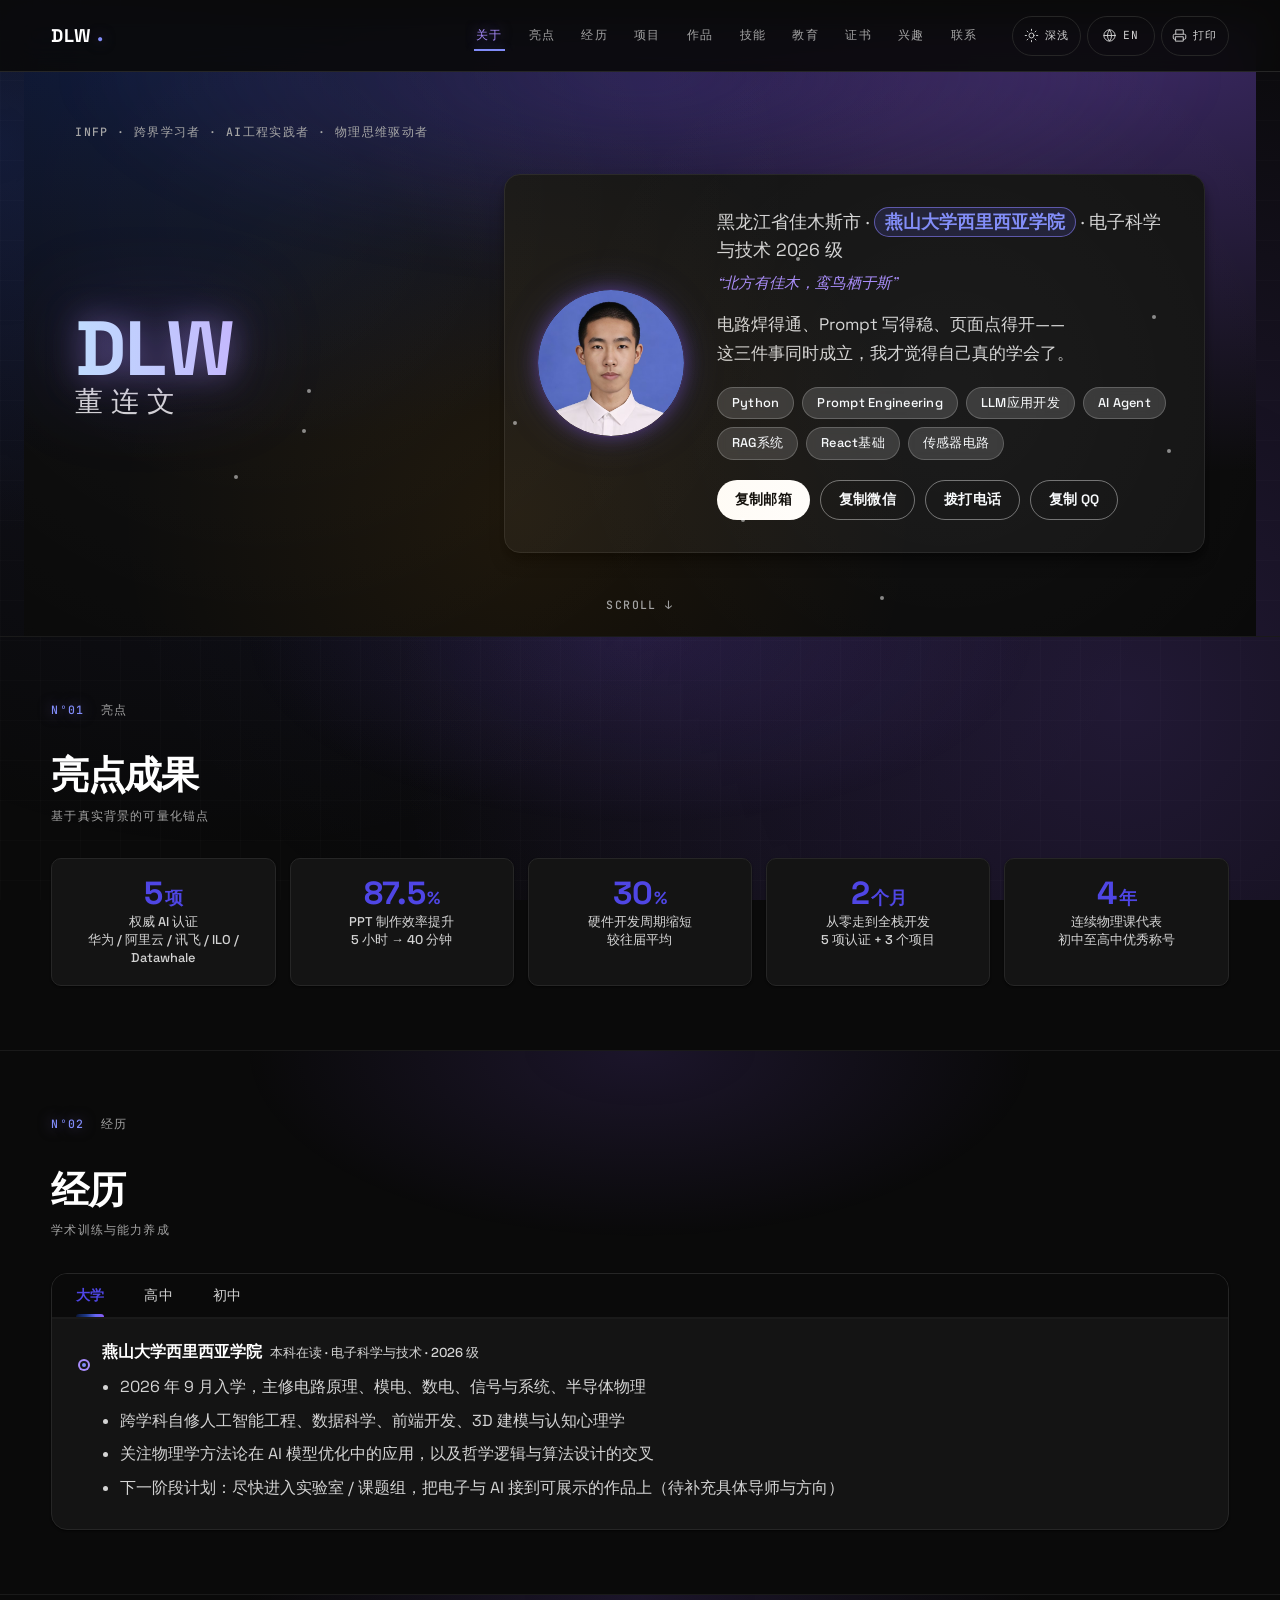
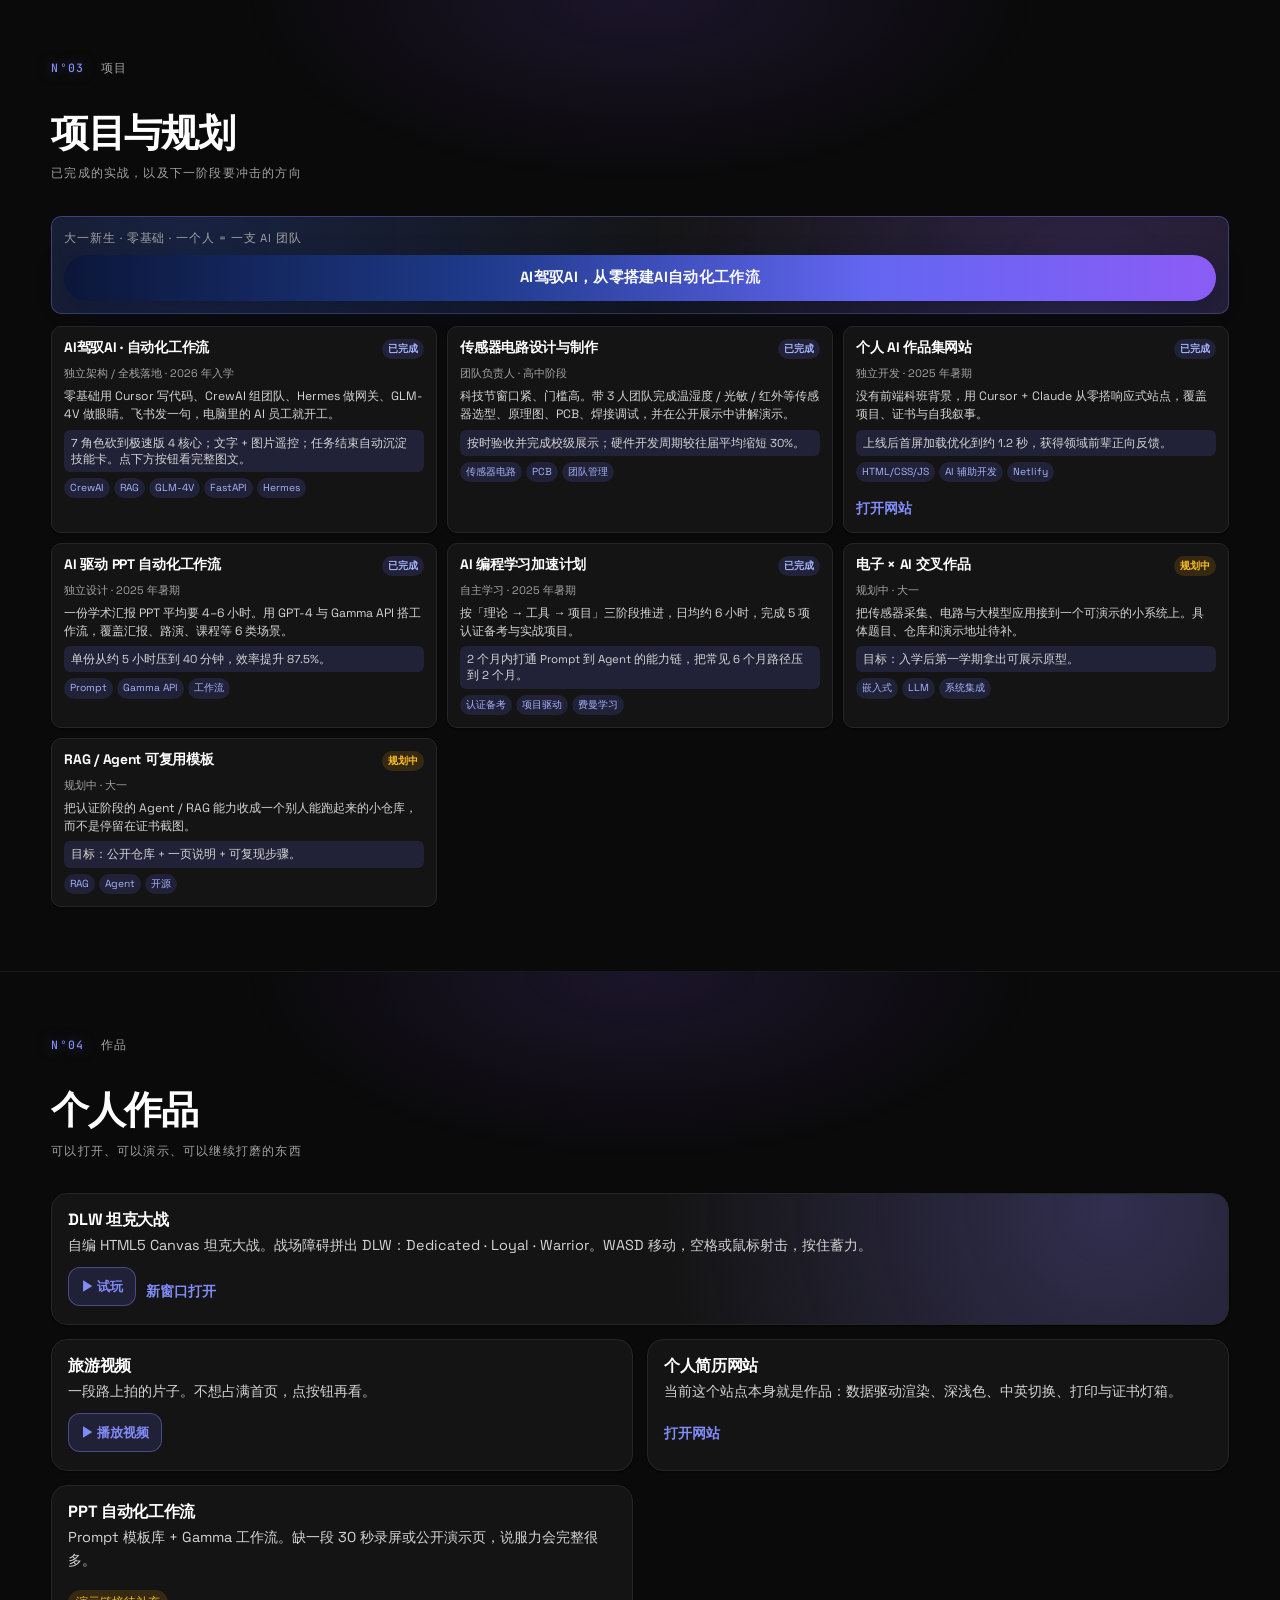
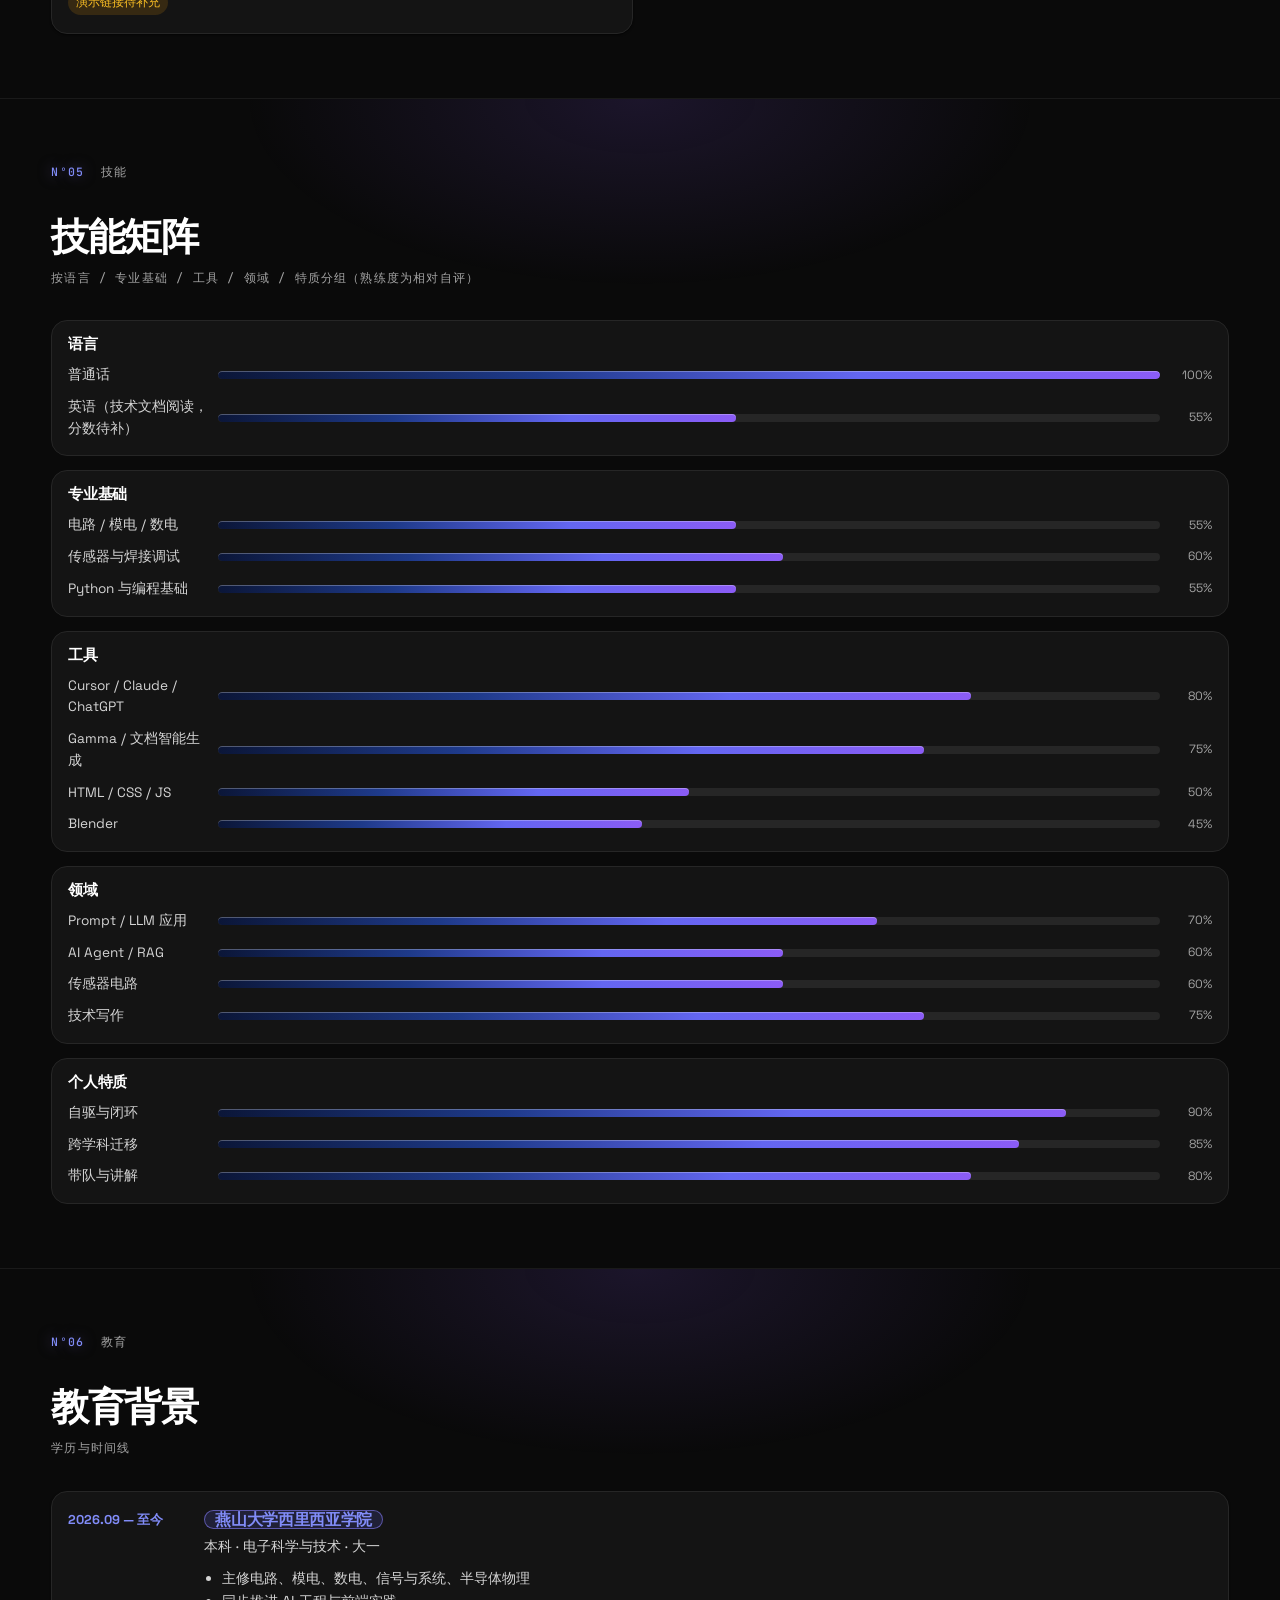
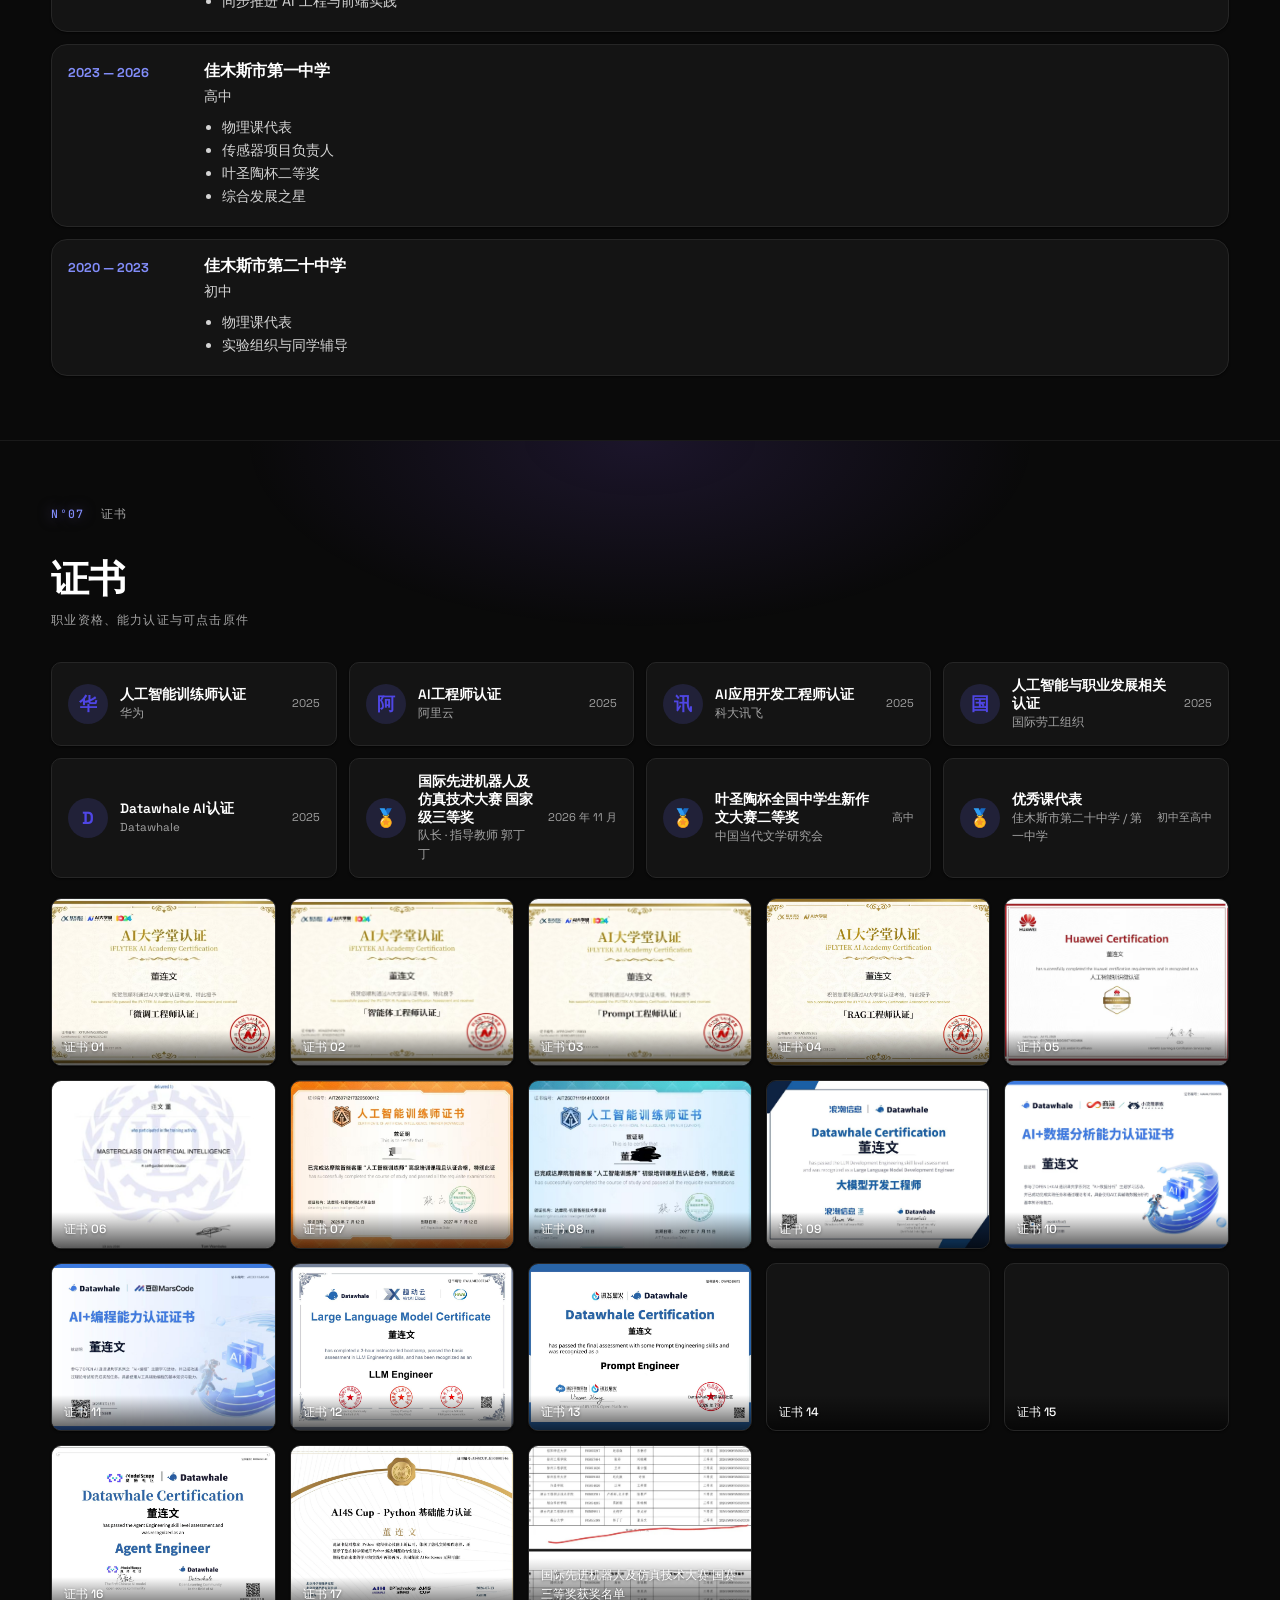
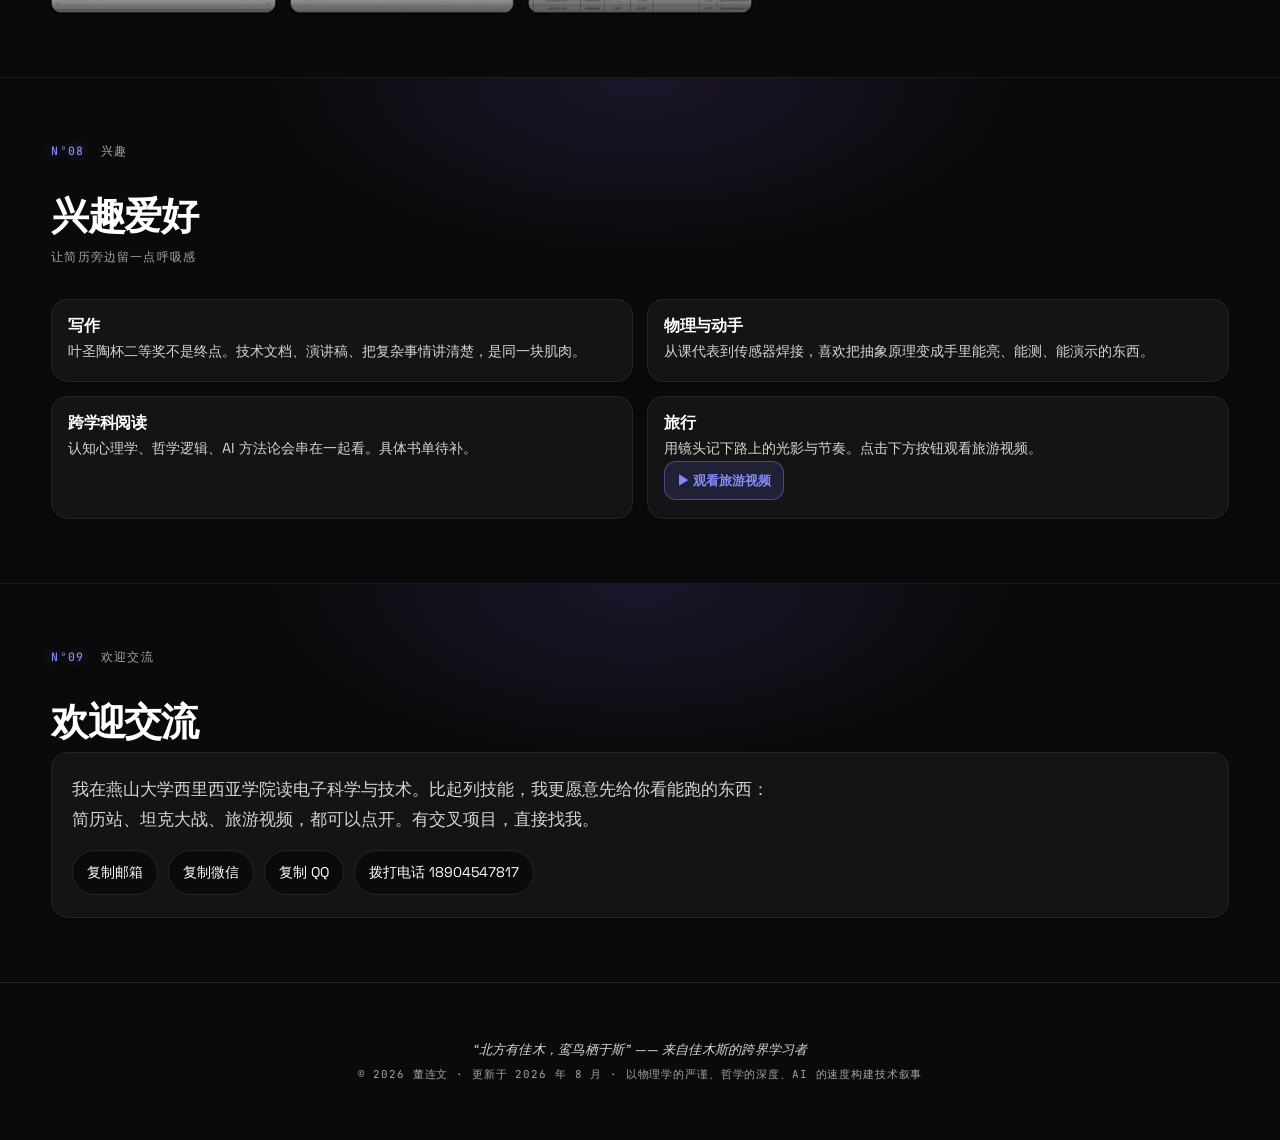
<file: index.html>
<!DOCTYPE html>
<html lang="zh-CN" data-theme="dark">
<head>
    <meta charset="UTF-8">
    <meta name="viewport" content="width=device-width, initial-scale=1.0">
    <title>董连文 · 个人简历 | AI工程实践者</title>
    <meta name="description" content="董连文 - 燕山大学西里西亚学院电子科学与技术本科生，AI工程实践者，物理思维驱动者。5项权威AI认证，硬件与AI交叉实践。">
    <meta name="keywords" content="董连文,个人简历,AI工程师,电子科学与技术,燕山大学,Prompt Engineering,LLM,RAG,AI Agent,传感器电路">
    <meta name="author" content="董连文">
    <meta name="robots" content="index, follow">

    <meta property="og:type" content="website">
    <meta property="og:title" content="董连文 · 个人简历 | AI工程实践者">
    <meta property="og:description" content="电子科学与技术本科生，AI工程实践者，5项权威认证，硬件与AI交叉实践">
    <meta property="og:image" content="images/45.jpg">
    <meta property="og:locale" content="zh_CN">

    <meta name="twitter:card" content="summary_large_image">
    <meta name="twitter:title" content="董连文 · 个人简历 | AI工程实践者">
    <meta name="twitter:description" content="电子科学与技术本科生，AI工程实践者，5项权威认证，硬件与AI交叉实践">
    <meta name="twitter:image" content="images/45.jpg">

    <link rel="icon" type="image/svg+xml" href="favicon.svg?v=space-violet">
    <link rel="apple-touch-icon" href="images/45.jpg">
    <link rel="preload" as="font" type="font/woff2" href="fonts/space-grotesk-latin-wght-normal.woff2" crossorigin>
    <link rel="preload" as="font" type="font/woff2" href="fonts/jetbrains-mono-latin-wght-normal.woff2" crossorigin>
    <link rel="preload" as="image" href="images/workflow-architecture.png">
    <link rel="preload" as="image" href="images/feishu-phone.png">
    <link rel="stylesheet" href="css/style.css?v=neon-1">

    <script type="application/ld+json">
    {
        "@context": "https://schema.org",
        "@type": "Person",
        "name": "董连文",
        "jobTitle": "AI工程实践者",
        "url": "https://dlwdlwdlw.online/",
        "image": "images/45.jpg",
        "email": "mailto:18904547817@163.com",
        "telephone": "+86-18904547817",
        "address": {
            "@type": "PostalAddress",
            "addressLocality": "黑龙江省佳木斯市",
            "addressCountry": "CN"
        },
        "alumniOf": {
            "@type": "CollegeOrUniversity",
            "name": "燕山大学西里西亚学院"
        },
        "knowsAbout": ["Python", "Prompt Engineering", "LLM应用开发", "AI Agent", "RAG系统", "传感器电路设计"]
    }
    </script>
</head>
<body id="top">
    <div class="intro-splash" id="introSplash" role="presentation">
        <div class="intro-splash-inner">
            <p class="intro-kicker" data-i18n="tagline">INFP · 跨界学习者 · AI工程实践者 · 物理思维驱动者</p>
            <p class="intro-name" data-i18n="displayName">董连文</p>
            <span class="intro-line" aria-hidden="true"></span>
            <p class="intro-poem" data-i18n="poem">“北方有佳木，鸾鸟栖于斯”</p>
        </div>
    </div>
    <div class="spotlight" id="spotlight"></div>

    <header class="site-header" id="siteHeader">
        <div class="header-inner">
            <a class="header-logo" href="#top" aria-label="回到顶部">
                <span class="header-logo-latin">DLW</span>
                <span class="header-logo-dot" aria-hidden="true">●</span>
            </a>

            <nav class="header-nav" id="navLinks" aria-label="章节导航" data-i18n-aria="navAria">
                <a href="#about" class="header-link mono-label" data-i18n="navAbout">关于</a>
                <a href="#highlights" class="header-link mono-label" data-i18n="navHighlights">亮点</a>
                <a href="#journey" class="header-link mono-label" data-i18n="navJourney">经历</a>
                <a href="#projects" class="header-link mono-label" data-i18n="navProjects">项目</a>
                <a href="#works" class="header-link mono-label" data-i18n="navWorks">作品</a>
                <a href="#skills" class="header-link mono-label" data-i18n="navSkills">技能</a>
                <a href="#education" class="header-link mono-label" data-i18n="navEducation">教育</a>
                <a href="#certifications" class="header-link mono-label" data-i18n="navCerts">证书</a>
                <a href="#interests" class="header-link mono-label" data-i18n="navInterests">兴趣</a>
                <a href="#contact" class="header-link mono-label" data-i18n="navContact">联系</a>
                <span class="header-underline" id="headerUnderline" aria-hidden="true"></span>
            </nav>

            <div class="header-actions">
                <button class="icon-btn" id="themeToggle" type="button" aria-label="切换深浅模式" title="深浅" data-i18n-aria="themeAria" data-i18n-title="themeLabel">
                    <svg id="themeIcon" viewBox="0 0 24 24" fill="none" stroke="currentColor" stroke-width="1.5" stroke-linecap="round" stroke-linejoin="round" aria-hidden="true">
                        <circle cx="12" cy="12" r="4"></circle>
                        <path d="M12 2v2M12 20v2M4.9 4.9l1.4 1.4M17.7 17.7l1.4 1.4M2 12h2M20 12h2M4.9 19.1l1.4-1.4M17.7 6.3l1.4-1.4"></path>
                    </svg>
                    <span id="themeLabel" data-i18n="themeLabel">深浅</span>
                </button>
                <button class="icon-btn" id="langToggle" type="button" aria-label="切换语言" title="EN" data-i18n-aria="langAria">
                    <svg viewBox="0 0 24 24" fill="none" stroke="currentColor" stroke-width="1.5" stroke-linecap="round" stroke-linejoin="round" aria-hidden="true">
                        <circle cx="12" cy="12" r="9"></circle>
                        <path d="M3 12h18"></path>
                        <path d="M12 3a15 15 0 0 1 0 18 15 15 0 0 1 0-18z"></path>
                    </svg>
                    <span id="langLabel">EN</span>
                </button>
                <button class="icon-btn" id="printBtn" type="button" aria-label="打印为 PDF" title="打印" data-i18n-aria="printAria" data-i18n-title="printLabel">
                    <svg viewBox="0 0 24 24" fill="none" stroke="currentColor" stroke-width="1.5" stroke-linecap="round" stroke-linejoin="round" aria-hidden="true">
                        <path d="M6 9V3h12v6M6 18H4a2 2 0 0 1-2-2v-4a2 2 0 0 1 2-2h16a2 2 0 0 1 2 2v4a2 2 0 0 1-2 2h-2M6 14h12v7H6z"></path>
                    </svg>
                    <span id="printLabel" data-i18n="printLabel">打印</span>
                </button>
                <button class="hamburger" aria-label="展开导航菜单" aria-expanded="false" id="hamburgerBtn">
                    <span></span><span></span><span></span>
                </button>
            </div>
        </div>
    </header>

    <main class="layout-main">
        <section class="hero" id="about" aria-labelledby="hero-heading">
            <div class="hero-glow" aria-hidden="true"></div>
            <div class="hero-inner">
                <p class="hero-kicker mono-label" data-i18n="tagline">INFP · 跨界学习者 · AI工程实践者 · 物理思维驱动者</p>

                <h1 class="hero-wordmark" id="hero-heading">
                    <span class="wordmark-latin gradient-text" aria-hidden="true">DLW</span>
                    <span class="wordmark-cn" data-i18n="displayName">董连文</span>
                </h1>

                <div class="hero-lower">
                    <div class="hero-avatar-wrap">
                        <img class="hero-avatar" id="heroAvatar" src="images/45.jpg" alt="董连文头像" />
                        <div class="sidebar-avatar-fallback" id="sidebarAvatarFallback" hidden>董</div>
                    </div>
                    <div class="hero-meta">
                        <p class="hero-subtitle">
                            <span data-i18n="subtitleLoc">黑龙江省佳木斯市</span>
                            ·
                            <a class="school-link" href="https://scise.ysu.edu.cn/" target="_blank" rel="noopener" data-i18n="schoolName">燕山大学西里西亚学院</a>
                            ·
                            <span data-i18n="subtitleMajor">电子科学与技术 2026 级</span>
                        </p>
                        <p class="hero-poem" data-i18n="poem">“北方有佳木，鸾鸟栖于斯”</p>
                        <p class="hero-lead section-lead" data-i18n="lead">电路焊得通、Prompt 写得稳、页面点得开——这三件事同时成立，我才觉得自己真的学会了。</p>
                        <div class="hero-badges" id="heroBadges" aria-label="技能关键词"></div>
                        <div class="hero-contact">
                            <button class="hero-btn hero-btn-primary" id="copyEmailBtnHero" type="button" data-i18n="copyEmail">复制邮箱</button>
                            <button class="hero-btn hero-btn-outline" id="copyWechatBtnHero" type="button" data-i18n="copyWechat">复制微信</button>
                            <button class="hero-btn hero-btn-outline" id="copyPhoneBtnHero" type="button" data-i18n="callPhone">拨打电话</button>
                            <button class="hero-btn hero-btn-outline" id="copyQqBtnHero" type="button" data-i18n="copyQq">复制 QQ</button>
                        </div>
                    </div>
                </div>
            </div>
            <div class="hero-scroll mono-label" aria-hidden="true">
                Scroll <span class="hero-scroll-arrow">↓</span>
            </div>
        </section>

        <section class="chapter reveal" id="highlights" aria-labelledby="highlights-title">
            <div class="chapter-inner">
                <header class="chapter-head">
                    <span class="chapter-no mono-label">Nº01</span>
                    <span class="chapter-kicker mono-label" data-i18n="navHighlights">亮点</span>
                </header>
                <h2 class="chapter-title" id="highlights-title" data-i18n="secHighlights">亮点成果</h2>
                <p class="chapter-lead section-lead" data-i18n="secHighlightsSub">基于真实背景的可量化锚点</p>
                <div class="highlights-grid" id="highlightsGrid"></div>
            </div>
        </section>

        <section class="chapter reveal" id="journey" aria-labelledby="journey-title">
            <div class="chapter-inner">
                <header class="chapter-head">
                    <span class="chapter-no mono-label">Nº02</span>
                    <span class="chapter-kicker mono-label" data-i18n="navJourney">经历</span>
                </header>
                <h2 class="chapter-title" id="journey-title" data-i18n="secJourney">经历</h2>
                <p class="chapter-lead section-lead" data-i18n="secJourneySub">学术训练与能力养成</p>
                <div class="tabs-container" id="journeyTabs" role="region" aria-label="经历标签页" data-i18n-aria="journeyTabsAria"></div>
            </div>
        </section>

        <section class="chapter reveal" id="projects" aria-labelledby="projects-title">
            <div class="chapter-inner">
                <header class="chapter-head">
                    <span class="chapter-no mono-label">Nº03</span>
                    <span class="chapter-kicker mono-label" data-i18n="navProjects">项目</span>
                </header>
                <h2 class="chapter-title" id="projects-title" data-i18n="secProjects">项目与规划</h2>
                <p class="chapter-lead section-lead" data-i18n="secProjectsSub">已完成的实战，以及下一阶段要冲击的方向</p>
                <div class="workflow-cta-wrap" id="workflowCtaWrap">
                    <p class="workflow-cta-kicker" data-i18n="workflowKicker">大一新生 · 零基础 · 一个人 = 一支 AI 团队</p>
                    <button type="button" class="workflow-cta" id="openWorkflowBtn" data-i18n="workflowCta" aria-haspopup="dialog" aria-controls="workflowModal">AI驾驭AI，从零搭建AI自动化工作流</button>
                </div>
                <div class="project-grid" id="projectsGrid"></div>
            </div>
        </section>

        <section class="chapter reveal" id="works" aria-labelledby="works-title">
            <div class="chapter-inner">
                <header class="chapter-head">
                    <span class="chapter-no mono-label">Nº04</span>
                    <span class="chapter-kicker mono-label" data-i18n="navWorks">作品</span>
                </header>
                <h2 class="chapter-title" id="works-title" data-i18n="secWorks">个人作品</h2>
                <p class="chapter-lead section-lead" data-i18n="secWorksSub">可以打开、可以演示、可以继续打磨的东西</p>
                <div class="works-grid" id="worksGrid"></div>
            </div>
        </section>

        <section class="chapter reveal" id="skills" aria-labelledby="skills-title">
            <div class="chapter-inner">
                <header class="chapter-head">
                    <span class="chapter-no mono-label">Nº05</span>
                    <span class="chapter-kicker mono-label" data-i18n="navSkills">技能</span>
                </header>
                <h2 class="chapter-title" id="skills-title" data-i18n="secSkills">技能矩阵</h2>
                <p class="chapter-lead section-lead" data-i18n="secSkillsSub">按语言 / 专业基础 / 工具 / 领域 / 特质分组（熟练度为相对自评）</p>
                <div class="skills-groups" id="skillsGrid"></div>
            </div>
        </section>

        <section class="chapter reveal" id="education" aria-labelledby="education-title">
            <div class="chapter-inner">
                <header class="chapter-head">
                    <span class="chapter-no mono-label">Nº06</span>
                    <span class="chapter-kicker mono-label" data-i18n="navEducation">教育</span>
                </header>
                <h2 class="chapter-title" id="education-title" data-i18n="secEducation">教育背景</h2>
                <p class="chapter-lead section-lead" data-i18n="secEducationSub">学历与时间线</p>
                <div class="edu-timeline" id="eduTimeline"></div>
            </div>
        </section>

        <section class="chapter reveal" id="certifications" aria-labelledby="cert-title">
            <div class="chapter-inner">
                <header class="chapter-head">
                    <span class="chapter-no mono-label">Nº07</span>
                    <span class="chapter-kicker mono-label" data-i18n="navCerts">证书</span>
                </header>
                <h2 class="chapter-title" id="cert-title" data-i18n="secCerts">证书</h2>
                <p class="chapter-lead section-lead" data-i18n="secCertsSub">职业资格、能力认证与可点击原件</p>
                <ul class="cert-list" id="certList"></ul>
                <div class="cert-gallery" id="certGallery"></div>
            </div>
        </section>

        <section class="chapter reveal" id="interests" aria-labelledby="interests-title">
            <div class="chapter-inner">
                <header class="chapter-head">
                    <span class="chapter-no mono-label">Nº08</span>
                    <span class="chapter-kicker mono-label" data-i18n="navInterests">兴趣</span>
                </header>
                <h2 class="chapter-title" id="interests-title" data-i18n="secInterests">兴趣爱好</h2>
                <p class="chapter-lead section-lead" data-i18n="secInterestsSub">让简历旁边留一点呼吸感</p>
                <div class="interest-grid" id="interestGrid"></div>
            </div>
        </section>

        <section class="chapter chapter-contact reveal" id="contact" aria-labelledby="contact-title">
            <div class="chapter-inner">
                <header class="chapter-head">
                    <span class="chapter-no mono-label">Nº09</span>
                    <span class="chapter-kicker mono-label" data-i18n="secContact">欢迎交流</span>
                </header>
                <h2 class="chapter-title" id="contact-title" data-i18n="secContact">欢迎交流</h2>
                <div class="contact-panel">
                    <p class="contact-lead section-lead" data-i18n="contactLead">我在燕山大学西里西亚学院读电子科学与技术。比起列技能，我更愿意先给你看能跑的东西：简历站、坦克大战、旅游视频，都可以点开。有交叉项目，直接找我。</p>
                    <div class="contact-actions" id="contactActions"></div>
                </div>
            </div>
        </section>
    </main>

    <footer class="footer">
        <div class="footer-inner">
            <p class="footer-poem" data-i18n="footerPoem">“北方有佳木，鸾鸟栖于斯” —— 来自佳木斯的跨界学习者</p>
            <p class="footer-copy" data-i18n="footerCopy">© 2026 董连文 · 更新于 2026 年 8 月 · 以物理学的严谨、哲学的深度、AI 的速度构建技术叙事</p>
        </div>
    </footer>

    <button class="back-to-top" id="backToTop" aria-label="返回顶部" title="返回顶部" data-i18n-aria="backToTop" data-i18n-title="backToTop">↑</button>
    <div class="toast" id="toast" aria-live="polite" aria-atomic="true"></div>

    <div class="media-modal" id="videoModal" role="dialog" aria-modal="true" aria-label="旅游视频" data-i18n-aria="videoTitle" hidden>
        <div class="media-modal-panel">
            <div class="media-modal-bar">
                <strong data-i18n="videoTitle">旅游视频</strong>
                <button type="button" class="media-modal-close" id="closeVideoBtn" aria-label="关闭" data-i18n-aria="close">×</button>
            </div>
            <video id="introVideo" class="media-video" controls playsinline preload="none" src="media/intro.mp4"></video>
        </div>
    </div>

    <div class="media-modal" id="gameModal" role="dialog" aria-modal="true" aria-label="DLW 坦克大战" data-i18n-aria="gameTitle" hidden>
        <div class="media-modal-panel media-modal-panel-game">
            <div class="media-modal-bar">
                <strong data-i18n="gameTitle">DLW 坦克大战</strong>
                <div class="media-modal-actions">
                    <a class="media-modal-link" href="tank-dlw.html" target="_blank" rel="noopener" data-i18n="openNewTab">新窗口打开</a>
                    <button type="button" class="media-modal-close" id="closeGameBtn" aria-label="关闭" data-i18n-aria="close">×</button>
                </div>
            </div>
            <iframe id="gameFrame" class="game-frame" title="DLW Battle City" src="about:blank" allow="autoplay" data-i18n-title="gameTitle"></iframe>
            <p class="game-hint" data-i18n="gameHint">WASD / 方向键移动 · 空格或鼠标射击 · 按住蓄力 · P 暂停 · M 静音</p>
        </div>
    </div>

    <div class="workflow-modal" id="workflowModal" role="dialog" aria-modal="true" aria-labelledby="workflowModalTitle" hidden>
        <div class="workflow-modal-panel" role="document">
            <div class="workflow-modal-bar">
                <div>
                    <p class="workflow-modal-eyebrow" data-i18n="workflowKicker">大一新生 · 零基础 · 一个人 = 一支 AI 团队</p>
                    <h3 id="workflowModalTitle" data-i18n="workflowModalTitle">AI驾驭AI，从零搭建AI自动化工作流</h3>
                </div>
                <button type="button" class="workflow-modal-close" id="closeWorkflowBtn" aria-label="关闭" data-i18n-aria="close">×</button>
            </div>
            <div class="workflow-modal-scroll" id="workflowModalBody"></div>
        </div>
    </div>

    <div class="lightbox" id="lightbox" role="dialog" aria-label="证书图片查看" data-i18n-aria="lightboxLabel">
        <button class="lightbox-close" id="lightboxClose" aria-label="关闭" data-i18n-aria="close">&times;</button>
        <button class="lightbox-nav lightbox-prev" id="lightboxPrev" aria-label="上一张" data-i18n-aria="prev">&#8249;</button>
        <img class="lightbox-img" id="lightboxImg" alt="证书大图" />
        <button class="lightbox-nav lightbox-next" id="lightboxNext" aria-label="下一张" data-i18n-aria="next">&#8250;</button>
        <div class="lightbox-counter" id="lightboxCounter"></div>
    </div>

    <script src="js/main.js?v=neon-1" defer></script>
</body>
</html>
</file>
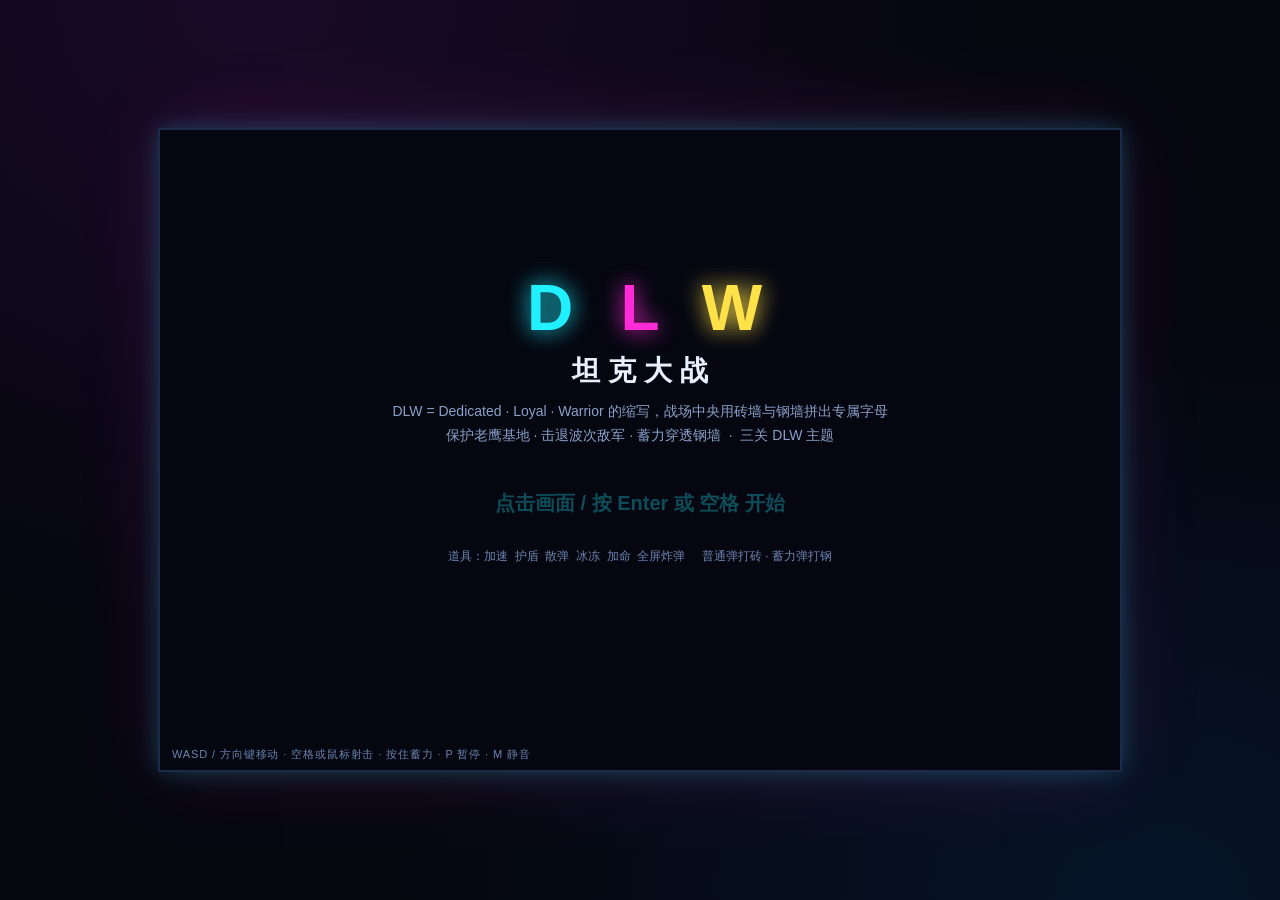
<file: tank-dlw.html>
<!DOCTYPE html>
<html lang="zh-CN">
<head>
  <meta charset="UTF-8" />
  <meta name="viewport" content="width=device-width, initial-scale=1.0" />
  <title>DLW 坦克大战 · Battle City</title>
  <style>
    :root {
      --bg0: #05070f;
      --bg1: #0b1020;
      --neon-c: #20f0ff;
      --neon-m: #ff2bd6;
      --neon-y: #ffe14a;
      --panel: rgba(8, 12, 28, 0.82);
    }
    * { box-sizing: border-box; margin: 0; padding: 0; }
    html, body {
      width: 100%; height: 100%;
      background:
        radial-gradient(ellipse at 20% 0%, #1a0a28 0%, transparent 50%),
        radial-gradient(ellipse at 90% 100%, #061428 0%, transparent 46%),
        var(--bg0);
      color: #d8e6ff;
      font-family: "Microsoft YaHei", "PingFang SC", "Segoe UI", sans-serif;
      overflow: hidden;
      user-select: none;
    }
    body {
      display: flex;
      align-items: center;
      justify-content: center;
    }
    .wrap {
      position: relative;
      box-shadow:
        0 0 0 2px #1c2a4a,
        0 0 24px #20f0ff44,
        0 0 80px #ff2bd622;
    }
    canvas {
      display: block;
      width: 960px;
      height: 640px;
      background: #05070f;
      image-rendering: pixelated;
      cursor: crosshair;
    }
    .hint {
      position: absolute;
      left: 12px; bottom: 8px;
      font-size: 11px;
      letter-spacing: 0.08em;
      color: #6d84b0;
      pointer-events: none;
    }
    @media (max-width: 980px) {
      canvas { width: 100vw; height: auto; max-height: 100vh; }
    }
  </style>
</head>
<body>
  <div class="wrap">
    <canvas id="game" width="960" height="640"></canvas>
    <div class="hint">WASD / 方向键移动 · 空格或鼠标射击 · 按住蓄力 · P 暂停 · M 静音</div>
  </div>
<script>
/**
 * DLW 坦克大战
 * DLW = Dedicated · Loyal · Warrior 的缩写，战场障碍拼出专属字母，体现归属感。
 * 单文件、零依赖：Canvas 2D + 固定时间步 + Web Audio 合成音效。
 */
(() => {
  "use strict";

  // ======================== 常量 ========================
  const W = 960, H = 640;
  const TILE = 20;
  const COLS = 36, ROWS = 26;
  const MAP_W = COLS * TILE; // 720
  const MAP_H = ROWS * TILE; // 520
  const OX = ((W - MAP_W) / 2) | 0; // 120
  const OY = 78;
  const STEP = 1 / 60;
  const DIR = { U: 0, R: 1, D: 2, L: 3 };
  const DX = [0, 1, 0, -1], DY = [-1, 0, 1, 0];
  const T = { EMPTY: 0, BRICK: 1, STEEL: 2, EAGLE: 3, DEAD: 4, BORDER: 5, WATER: 6, GRASS: 7 };

  const canvas = document.getElementById("game");
  const ctx = canvas.getContext("2d");
  ctx.imageSmoothingEnabled = false;

  // ======================== 工具 ========================
  const clamp = (v, a, b) => Math.max(a, Math.min(b, v));
  const lerp = (a, b, t) => a + (b - a) * t;
  const rand = (a, b) => a + Math.random() * (b - a);
  const irand = (a, b) => (a + Math.random() * (b - a + 1)) | 0;
  const pick = (arr) => arr[(Math.random() * arr.length) | 0];
  const dist = (ax, ay, bx, by) => Math.hypot(ax - bx, ay - by);
  const now = () => performance.now();

  // ======================== 输入 ========================
  const keys = Object.create(null);
  let mouseDown = false, mouseX = 0, mouseY = 0;
  window.addEventListener("keydown", (e) => {
    keys[e.code] = true;
    if (["Space", "ArrowUp", "ArrowDown", "ArrowLeft", "ArrowRight"].includes(e.code)) e.preventDefault();
  });
  window.addEventListener("keyup", (e) => { keys[e.code] = false; });
  canvas.addEventListener("mousedown", (e) => {
    if (e.button === 0) mouseDown = true;
    const r = canvas.getBoundingClientRect();
    mouseX = (e.clientX - r.left) * (W / r.width);
    mouseY = (e.clientY - r.top) * (H / r.height);
  });
  window.addEventListener("mouseup", (e) => { if (e.button === 0) mouseDown = false; });
  canvas.addEventListener("mousemove", (e) => {
    const r = canvas.getBoundingClientRect();
    mouseX = (e.clientX - r.left) * (W / r.width);
    mouseY = (e.clientY - r.top) * (H / r.height);
  });
  canvas.addEventListener("contextmenu", (e) => e.preventDefault());

  // ======================== 音频（Web Audio 合成） ========================
  class AudioBus {
    constructor() {
      this.ctx = null;
      this.muted = false;
      this.bgmOn = false;
      this.t = 0;
      this.step = 0;
      this.master = null;
    }
    ensure() {
      if (!this.ctx) {
        const AC = window.AudioContext || window.webkitAudioContext;
        this.ctx = new AC();
        this.master = this.ctx.createGain();
        this.master.gain.value = 0.22;
        this.master.connect(this.ctx.destination);
      }
      if (this.ctx.state === "suspended") this.ctx.resume();
    }
    tone(freq, dur, type = "square", vol = 0.2, slide = 0) {
      if (this.muted || !this.ctx) return;
      const t0 = this.ctx.currentTime;
      const o = this.ctx.createOscillator();
      const g = this.ctx.createGain();
      o.type = type;
      o.frequency.setValueAtTime(freq, t0);
      if (slide) o.frequency.exponentialRampToValueAtTime(Math.max(40, freq * slide), t0 + dur);
      g.gain.setValueAtTime(vol, t0);
      g.gain.exponentialRampToValueAtTime(0.001, t0 + dur);
      o.connect(g); g.connect(this.master);
      o.start(t0); o.stop(t0 + dur + 0.02);
    }
    noise(dur, vol = 0.15) {
      if (this.muted || !this.ctx) return;
      const n = this.ctx.createBuffer(1, (this.ctx.sampleRate * dur) | 0, this.ctx.sampleRate);
      const d = n.getChannelData(0);
      for (let i = 0; i < d.length; i++) d[i] = (Math.random() * 2 - 1) * (1 - i / d.length);
      const s = this.ctx.createBufferSource();
      const g = this.ctx.createGain();
      const f = this.ctx.createBiquadFilter();
      f.type = "lowpass"; f.frequency.value = 1800;
      s.buffer = n; g.gain.value = vol;
      s.connect(f); f.connect(g); g.connect(this.master);
      s.start();
    }
    shoot(charged) { this.tone(charged ? 220 : 480, charged ? 0.14 : 0.05, "square", charged ? 0.18 : 0.1, charged ? 0.4 : 1.6); }
    explode() { this.noise(0.22, 0.22); this.tone(90, 0.2, "sawtooth", 0.12, 0.3); }
    hit() { this.tone(180, 0.06, "triangle", 0.08, 0.5); }
    pickup() { this.tone(520, 0.08, "square", 0.12); this.tone(780, 0.12, "square", 0.1); }
    bomb() { this.noise(0.35, 0.28); this.tone(60, 0.3, "sawtooth", 0.16, 0.2); }
    start() { this.tone(330, 0.1, "square", 0.12); this.tone(440, 0.14, "square", 0.1); }
    over() { this.tone(220, 0.2, "sawtooth", 0.12, 0.5); this.tone(110, 0.4, "triangle", 0.1, 0.4); }
    updateBgm(dt) {
      if (!this.bgmOn || this.muted || !this.ctx) return;
      this.t += dt;
      if (this.t < 0.22) return;
      this.t = 0;
      const scale = [196, 247, 294, 330, 392, 330, 294, 247];
      this.tone(scale[this.step % scale.length], 0.18, "triangle", 0.045);
      this.step++;
    }
  }
  const audio = new AudioBus();

  // ======================== 粒子 ========================
  class Particle {
    constructor(x, y, vx, vy, life, color, size, gravity = 0) {
      this.x = x; this.y = y; this.vx = vx; this.vy = vy;
      this.life = life; this.max = life; this.color = color;
      this.size = size; this.g = gravity; this.dead = false;
    }
    update(dt) {
      this.life -= dt;
      if (this.life <= 0) { this.dead = true; return; }
      this.x += this.vx * dt; this.y += this.vy * dt;
      this.vy += this.g * dt;
      this.vx *= 0.98;
    }
    draw(g) {
      const a = clamp(this.life / this.max, 0, 1);
      g.globalAlpha = a;
      g.fillStyle = this.color;
      g.fillRect(this.x - this.size / 2, this.y - this.size / 2, this.size, this.size);
      g.globalAlpha = 1;
    }
  }

  // ======================== 子弹 ========================
  class Bullet {
    constructor(opts) {
      this.x = opts.x; this.y = opts.y;
      this.dir = opts.dir;
      this.speed = opts.speed || 320;
      this.damage = opts.damage || 1;
      this.owner = opts.owner; // "player" | "enemy"
      this.pierce = !!opts.pierce;
      this.shotgun = !!opts.shotgun;
      this.r = opts.r || (opts.pierce ? 5 : 3);
      this.dead = false;
      this.life = 2.6;
    }
    update(dt, game) {
      this.life -= dt;
      if (this.life <= 0) { this.dead = true; return; }
      this.x += DX[this.dir] * this.speed * dt;
      this.y += DY[this.dir] * this.speed * dt;
      const mx = this.x - OX, my = this.y - OY;
      if (mx < 2 || my < 2 || mx > MAP_W - 2 || my > MAP_H - 2) {
        game.burst(this.x, this.y, "#ffcc66", 6);
        this.dead = true; return;
      }
      if (game.map.hitBullet(this, game)) return;
      if (this.owner === "player") {
        for (const e of game.enemies) {
          if (!e.dead && e.hitTest(this.x, this.y, this.r)) {
            e.hurt(this.damage, game, this);
            if (!this.pierce) this.dead = true;
            break;
          }
        }
      } else {
        if (game.player && !game.player.dead && game.player.hitTest(this.x, this.y, this.r)) {
          game.player.hurt(this.damage, game, this);
          this.dead = true;
        }
      }
    }
    draw(g) {
      g.save();
      g.shadowBlur = this.pierce ? 16 : 8;
      g.shadowColor = this.pierce ? "#ffe14a" : (this.owner === "player" ? "#20f0ff" : "#ff5a4a");
      g.fillStyle = this.pierce ? "#fff4b0" : "#fff";
      g.fillRect(this.x - this.r, this.y - this.r, this.r * 2, this.r * 2);
      if (this.pierce) {
        g.fillStyle = "#ff9a1a";
        g.fillRect(this.x - this.r / 2, this.y - this.r * 1.6, this.r, this.r * 3.2);
      }
      g.restore();
    }
  }

  // ======================== 道具 ========================
  const ITEM_TYPES = ["speed", "shield", "shotgun", "freeze", "life", "bomb"];
  const ITEM_META = {
    speed:   { name: "加速", color: "#4dffb0" },
    shield:  { name: "护盾", color: "#20f0ff" },
    shotgun: { name: "散弹", color: "#ff9a1a" },
    freeze:  { name: "冰冻", color: "#8ecbff" },
    life:    { name: "加命", color: "#ff4d7a" },
    bomb:    { name: "全屏炸弹", color: "#ffe14a" },
  };
  class Item {
    constructor(x, y, type) {
      this.x = x; this.y = y; this.type = type;
      this.r = 10; this.t = 0; this.dead = false; this.life = 14;
    }
    update(dt, game) {
      this.t += dt; this.life -= dt;
      if (this.life <= 0) this.dead = true;
      if (game.player && !game.player.dead && dist(this.x, this.y, game.player.x, game.player.y) < 18) {
        game.player.pickup(this.type, game);
        audio.pickup();
        game.burst(this.x, this.y, ITEM_META[this.type].color, 14);
        this.dead = true;
      }
    }
    draw(g) {
      const blink = this.life < 3 ? ((this.t * 8) | 0) % 2 : 1;
      if (!blink) return;
      const s = 9 + Math.sin(this.t * 6) * 1.5;
      g.save();
      g.shadowBlur = 12; g.shadowColor = ITEM_META[this.type].color;
      g.fillStyle = "#111";
      g.fillRect(this.x - s, this.y - s, s * 2, s * 2);
      g.strokeStyle = ITEM_META[this.type].color;
      g.lineWidth = 2;
      g.strokeRect(this.x - s, this.y - s, s * 2, s * 2);
      g.fillStyle = ITEM_META[this.type].color;
      g.font = "bold 10px monospace";
      g.textAlign = "center"; g.textBaseline = "middle";
      const mark = { speed: "S", shield: "U", shotgun: "*", freeze: "F", life: "+", bomb: "B" }[this.type];
      g.fillText(mark, this.x, this.y + 0.5);
      g.restore();
    }
  }

  // ======================== 坦克基类 ========================
  class Tank {
    constructor(x, y, opts = {}) {
      this.x = x; this.y = y;
      this.dir = opts.dir ?? DIR.U;
      this.w = opts.w || 28; this.h = opts.h || 28;
      this.speed = opts.speed || 90;
      this.hp = opts.hp || 3;
      this.maxHp = this.hp;
      this.armor = opts.armor || 0;
      this.damage = opts.damage || 1;
      this.fireCd = 0;
      this.fireRate = opts.fireRate || 0.38;
      this.dead = false;
      this.flash = 0;
      this.team = opts.team || "enemy";
    }
    hitTest(px, py, r = 0) {
      return Math.abs(px - this.x) < this.w / 2 + r && Math.abs(py - this.y) < this.h / 2 + r;
    }
    overlapsTank(o) {
      return Math.abs(this.x - o.x) < (this.w + o.w) / 2 - 2 && Math.abs(this.y - o.y) < (this.h + o.h) / 2 - 2;
    }
    tryMove(nx, ny, game) {
      const hw = this.w / 2 - 1, hh = this.h / 2 - 1;
      if (!game.map.rectFree(nx - hw, ny - hh, hw * 2, hh * 2)) return false;
      for (const e of game.enemies) {
        if (e !== this && !e.dead && Math.abs(nx - e.x) < (this.w + e.w) / 2 - 4 && Math.abs(ny - e.y) < (this.h + e.h) / 2 - 4) return false;
      }
      if (game.player && this !== game.player && !game.player.dead) {
        if (Math.abs(nx - game.player.x) < (this.w + game.player.w) / 2 - 4 && Math.abs(ny - game.player.y) < (this.h + game.player.h) / 2 - 4) return false;
      }
      this.x = nx; this.y = ny;
      return true;
    }
    spawnMuzzle(game) {
      const nose = 16;
      return { x: this.x + DX[this.dir] * nose, y: this.y + DY[this.dir] * nose };
    }
    fire(game, extra = {}) {
      if (this.fireCd > 0 || this.dead) return false;
      this.fireCd = this.fireRate;
      const m = this.spawnMuzzle(game);
      const b = new Bullet({
        x: m.x, y: m.y, dir: this.dir,
        speed: extra.speed || 340,
        damage: extra.damage || this.damage,
        owner: this.team === "player" ? "player" : "enemy",
        pierce: !!extra.pierce,
        r: extra.r,
      });
      game.bullets.push(b);
      game.burst(m.x, m.y, extra.pierce ? "#ffe14a" : "#fff0b0", extra.pierce ? 10 : 5, 80);
      // 弹壳飞溅
      const side = this.dir % 2 === 0 ? 1 : 0;
      game.particles.push(new Particle(m.x, m.y, rand(-40, 40) + (side ? 50 : 0), rand(-80, -20), 0.4, "#d4a04a", 2, 220));
      audio.shoot(!!extra.pierce);
      return true;
    }
    hurt(dmg, game, bullet) {
      if (this.dead) return;
      let d = dmg;
      if (this.armor > 0 && !(bullet && bullet.pierce)) {
        this.armor -= 1;
        d = Math.max(0.25, d * 0.4);
      }
      this.hp -= d;
      this.flash = 0.12;
      game.shake = Math.max(game.shake, 4);
      audio.hit();
      game.burst(this.x, this.y, "#ff8844", 8);
      if (this.team === "player") this.invuln = Math.max(this.invuln || 0, 0.45);
      if (this.hp <= 0) this.kill(game);
    }
    kill(game) {
      this.dead = true;
      game.burst(this.x, this.y, "#ff5522", 22, 180);
      game.burst(this.x, this.y, "#ffe14a", 10, 80);
      audio.explode();
    }
    drawBody(g, body, tread, accent) {
      g.save();
      g.translate(this.x, this.y);
      g.rotate(this.dir * Math.PI / 2);
      if (this.flash > 0) g.globalAlpha = 0.45;
      const w = this.w, h = this.h;
      g.fillStyle = tread;
      g.fillRect(-w / 2, -h / 2, 5, h);
      g.fillRect(w / 2 - 5, -h / 2, 5, h);
      g.fillStyle = body;
      g.fillRect(-w / 2 + 4, -h / 2 + 3, w - 8, h - 6);
      g.fillStyle = accent;
      g.fillRect(-4, -h / 2 - 2, 8, h / 2 + 6);
      g.fillRect(-7, -6, 14, 12);
      g.strokeStyle = accent;
      g.lineWidth = 1.5;
      g.strokeRect(-w / 2 + 1, -h / 2 + 1, w - 2, h - 2);
      g.restore();
    }
  }

  // ======================== 玩家 ========================
  class Player extends Tank {
    constructor(x, y) {
      super(x, y, { team: "player", speed: 112, hp: 6, armor: 1, damage: 1, fireRate: 0.32, w: 28, h: 28 });
      this.lives = 3;
      this.charge = 0;
      this.charging = false;
      this.maxCharge = 0.85;
      this.xp = 0;
      this.level = 1;
      this.buffs = { speed: 0, shield: 0, shotgun: 0 };
      this.invuln = 1.8;
      this.dir = DIR.U;
    }
    resetPos(x, y) {
      this.x = x; this.y = y; this.dir = DIR.U;
      this.hp = this.maxHp; this.dead = false; this.invuln = 1.4; this.charge = 0;
    }
    pickup(type, game) {
      if (type === "speed") this.buffs.speed = 8;
      if (type === "shield") { this.buffs.shield = 7; this.armor = Math.max(this.armor, 3); }
      if (type === "shotgun") this.buffs.shotgun = 8;
      if (type === "freeze") game.freezeT = 5;
      if (type === "life") this.lives = Math.min(6, this.lives + 1);
      if (type === "bomb") {
        audio.bomb();
        game.shake = 14;
        for (const e of game.enemies) {
          if (!e.dead) { e.hp -= 4; game.burst(e.x, e.y, "#ffe14a", 16); if (e.hp <= 0) e.kill(game); }
        }
      }
      game.floatText(this.x, this.y - 20, ITEM_META[type].name, ITEM_META[type].color);
    }
    addXp(n, game) {
      this.xp += n;
      const need = 180 + this.level * 80;
      if (this.xp >= need) {
        this.xp -= need;
        this.level++;
        this.maxHp += 1;
        this.hp = this.maxHp;
        this.damage += 0.15;
        game.floatText(this.x, this.y - 24, "LEVEL UP", "#ffe14a");
        audio.pickup();
      }
    }
    hurt(dmg, game, bullet) {
      if (this.invuln > 0 || this.dead) return;
      if (this.buffs.shield > 0) {
        this.buffs.shield -= 1.2;
        game.burst(this.x, this.y, "#20f0ff", 10);
        audio.hit();
        return;
      }
      super.hurt(dmg, game, bullet);
      if (this.dead) {
        this.lives--;
        game.shake = 10;
        if (this.lives > 0) {
          const p = game.map.playerSpawn();
          this.resetPos(p.x, p.y);
        }
      }
    }
    update(dt, game) {
      if (this.dead && this.lives <= 0) return;
      this.fireCd = Math.max(0, this.fireCd - dt);
      this.flash = Math.max(0, this.flash - dt);
      this.invuln = Math.max(0, this.invuln - dt);
      this.buffs.speed = Math.max(0, this.buffs.speed - dt);
      this.buffs.shield = Math.max(0, this.buffs.shield - dt);
      this.buffs.shotgun = Math.max(0, this.buffs.shotgun - dt);

      let mx = 0, my = 0, nd = this.dir;
      if (keys.KeyW || keys.ArrowUp) { my = -1; nd = DIR.U; }
      else if (keys.KeyS || keys.ArrowDown) { my = 1; nd = DIR.D; }
      else if (keys.KeyA || keys.ArrowLeft) { mx = -1; nd = DIR.L; }
      else if (keys.KeyD || keys.ArrowRight) { mx = 1; nd = DIR.R; }
      this.dir = nd;
      const spd = this.speed * (this.buffs.speed > 0 ? 1.55 : 1);
      if (mx || my) this.tryMove(this.x + mx * spd * dt, this.y + my * spd * dt, game);

      const wantFire = game.inputLock <= 0 && (keys.Space || mouseDown);
      if (wantFire) {
        if (!this.charging) this.charging = true;
        this.charge = Math.min(this.maxCharge, this.charge + dt);
      } else if (this.charging) {
        const charged = this.charge >= 0.62;
        this.shootNow(game, charged);
        this.charging = false;
        this.charge = 0;
      }
    }
    shootNow(game, charged) {
      if (this.buffs.shotgun > 0) {
        const dirs = [this.dir];
        // 散弹：主方向 + 左右侧向（仍沿朝向，微偏移用额外子弹同向微错开）
        const m = this.spawnMuzzle(game);
        const angles = [-1, 0, 1];
        if (this.fireCd > 0) return;
        this.fireCd = this.fireRate * 0.85;
        for (const k of angles) {
          let d = (this.dir + k + 4) % 4;
          if (k !== 0 && this.dir % 2 === 0) d = this.dir; // 保持正向三发散：用位置偏移
          const ox = (this.dir % 2 === 0 ? k * 7 : 0);
          const oy = (this.dir % 2 === 1 ? k * 7 : 0);
          game.bullets.push(new Bullet({
            x: m.x + ox, y: m.y + oy, dir: this.dir,
            speed: 360, damage: this.damage * 0.75, owner: "player",
            pierce: charged, shotgun: true,
          }));
        }
        audio.shoot(charged);
        game.burst(m.x, m.y, "#ff9a1a", 8);
        return;
      }
      this.fire(game, {
        pierce: charged,
        damage: this.damage * (charged ? 2.2 : 1),
        speed: charged ? 420 : 350,
        r: charged ? 5 : 3,
      });
    }
    draw(g) {
      if (this.dead && this.lives <= 0) return;
      if (this.invuln > 0 && ((this.invuln * 16) | 0) % 2 === 0) return;
      this.drawBody(g, "#1d8f4a", "#0d3a24", "#4dffb0");
      if (this.buffs.shield > 0) {
        g.save();
        g.strokeStyle = "#20f0ff";
        g.shadowBlur = 12; g.shadowColor = "#20f0ff";
        g.lineWidth = 2;
        g.beginPath(); g.arc(this.x, this.y, 20, 0, Math.PI * 2); g.stroke();
        g.restore();
      }
      if (this.charging && this.charge > 0.15) {
        const p = this.charge / this.maxCharge;
        g.save();
        g.strokeStyle = `rgba(255,225,74,${0.4 + p * 0.6})`;
        g.lineWidth = 3;
        g.beginPath(); g.arc(this.x, this.y, 18, -Math.PI / 2, -Math.PI / 2 + p * Math.PI * 2); g.stroke();
        g.restore();
      }
    }
  }

  // ======================== 敌人 ========================
  const ENEMY_KINDS = {
    normal: { name: "普通", hp: 2, armor: 0, speed: 68, fireRate: 0.95, damage: 1, score: 100, color: "#7a8a6a", accent: "#c6d4a8", w: 28 },
    fast:   { name: "快速", hp: 1.5, armor: 0, speed: 128, fireRate: 0.7, damage: 1, score: 160, color: "#b8860b", accent: "#ffe14a", w: 26 },
    heavy:  { name: "重型", hp: 6, armor: 2, speed: 48, fireRate: 1.1, damage: 1.4, score: 260, color: "#2a4a8a", accent: "#7ab0ff", w: 30 },
    boss:   { name: "装甲BOSS", hp: 22, armor: 4, speed: 56, fireRate: 0.55, damage: 2, score: 800, color: "#6b1530", accent: "#ff2bd6", w: 38 },
  };

  class Enemy extends Tank {
    constructor(x, y, kind, wave) {
      const k = ENEMY_KINDS[kind];
      const scale = 1 + (wave - 1) * 0.08;
      super(x, y, {
        team: "enemy", speed: k.speed, hp: k.hp * scale, armor: k.armor,
        damage: k.damage, fireRate: k.fireRate, w: k.w, h: k.w, dir: DIR.D,
      });
      this.kind = kind;
      this.meta = k;
      this.aiT = 0;
      this.path = [];
      this.mode = "patrol"; // patrol | hunt | base
      this.thinkCd = 0;
      this.stuck = 0;
      this.lastX = x; this.lastY = y;
      this.fireCd = 0.9 + Math.random() * 0.6;
    }
    think(game) {
      const roll = Math.random();
      if (this.kind === "boss") this.mode = roll < 0.55 ? "base" : "hunt";
      else if (roll < 0.38) this.mode = "base";
      else if (roll < 0.78) this.mode = "hunt";
      else this.mode = "patrol";

      let tx, ty;
      if (this.mode === "hunt" && game.player && !game.player.dead) {
        tx = game.player.x; ty = game.player.y;
      } else if (this.mode === "base") {
        const e = game.map.eaglePos();
        tx = e.x; ty = e.y - 30;
      } else {
        const cell = game.map.randomWalkable();
        tx = cell.x; ty = cell.y;
      }
      this.path = game.finder.find(
        game.map.worldToTile(this.x, this.y),
        game.map.worldToTile(tx, ty)
      );
    }
    canSee(ax, ay, bx, by, game) {
      const steps = Math.max(1, (dist(ax, ay, bx, by) / 8) | 0);
      for (let i = 1; i <= steps; i++) {
        const t = i / steps;
        const x = lerp(ax, bx, t), y = lerp(ay, by, t);
        const tile = game.map.atWorld(x, y);
        if (tile === T.BRICK || tile === T.STEEL || tile === T.BORDER) return false;
      }
      return true;
    }
    update(dt, game) {
      if (this.dead) return;
      const frozen = game.freezeT > 0;
      const fdt = frozen ? dt * 0.25 : dt;
      this.fireCd = Math.max(0, this.fireCd - dt);
      this.flash = Math.max(0, this.flash - dt);
      this.thinkCd -= dt;
      if (this.thinkCd <= 0) {
        this.think(game);
        this.thinkCd = this.kind === "boss" ? 0.45 : 0.7 + Math.random() * 0.4;
      }

      // 沿线移动
      if (this.path && this.path.length) {
        const n = this.path[0];
        const wx = OX + n.x * TILE + TILE / 2;
        const wy = OY + n.y * TILE + TILE / 2;
        const dx = wx - this.x, dy = wy - this.y;
        if (Math.abs(dx) > Math.abs(dy)) this.dir = dx > 0 ? DIR.R : DIR.L;
        else this.dir = dy > 0 ? DIR.D : DIR.U;
        const spd = this.speed * (frozen ? 0.25 : 1);
        const step = Math.min(spd * fdt, Math.hypot(dx, dy));
        if (Math.hypot(dx, dy) < 4) this.path.shift();
        else this.tryMove(this.x + DX[this.dir] * step, this.y + DY[this.dir] * step, game);
      } else {
        this.tryMove(this.x + DX[this.dir] * this.speed * fdt, this.y + DY[this.dir] * this.speed * fdt, game);
      }

      if (dist(this.x, this.y, this.lastX, this.lastY) < 0.4) this.stuck += dt;
      else this.stuck = 0;
      this.lastX = this.x; this.lastY = this.y;
      if (this.stuck > 0.6) {
        this.dir = (this.dir + pick([1, 3])) % 4;
        this.path = [];
        this.stuck = 0;
      }

      // 瞄准射击：玩家或老鹰
      const targets = [];
      if (game.player && !game.player.dead) targets.push(game.player);
      const eagle = game.map.eaglePos();
      targets.push({ x: eagle.x, y: eagle.y, dummy: true });
      for (const t of targets) {
        const range = dist(this.x, this.y, t.x, t.y);
        if (this.kind !== "boss" && range > 260) continue;
        const aligned = Math.abs(t.x - this.x) < 14 || Math.abs(t.y - this.y) < 14;
        if (!aligned) continue;
        let aim = this.dir;
        if (Math.abs(t.x - this.x) < 14) aim = t.y < this.y ? DIR.U : DIR.D;
        else aim = t.x < this.x ? DIR.L : DIR.R;
        if (this.canSee(this.x, this.y, t.x, t.y, game)) {
          this.dir = aim;
          const pierce = this.kind === "boss";
          this.fire(game, { pierce, damage: this.damage, speed: this.kind === "fast" ? 400 : 300 });
          break;
        }
      }
    }
    kill(game) {
      super.kill(game);
      game.addScore(this.meta.score, this.x, this.y);
      if (game.player) game.player.addXp(this.meta.score * 0.35, game);
      if (Math.random() < 0.38 || this.kind === "boss") {
        game.items.push(new Item(this.x, this.y, pick(ITEM_TYPES)));
      }
    }
    draw(g) {
      if (this.dead) return;
      this.drawBody(g, this.meta.color, "#111", this.meta.accent);
      // 血条
      const bw = this.w, ratio = clamp(this.hp / this.maxHp, 0, 1);
      g.fillStyle = "#000";
      g.fillRect(this.x - bw / 2, this.y - this.h / 2 - 7, bw, 3);
      g.fillStyle = this.kind === "boss" ? "#ff2bd6" : "#4dffb0";
      g.fillRect(this.x - bw / 2, this.y - this.h / 2 - 7, bw * ratio, 3);
      if (this.kind === "boss") {
        g.save();
        g.shadowBlur = 14; g.shadowColor = "#ff2bd6";
        g.strokeStyle = "#ff2bd6"; g.lineWidth = 1.5;
        g.strokeRect(this.x - this.w / 2, this.y - this.h / 2, this.w, this.h);
        g.restore();
      }
    }
  }

  // ======================== 地图与 DLW 字形 ========================
  /**
   * 字形图例：S 钢墙（普通弹无法击穿） B 砖墙（多次击穿） . 通道
   * 字母内部与字母之间均留通道，开局一眼可辨 D L W。
   */
  const GLYPH = {
    D: [
      "SSSSSS..",
      "SBBBBSS.",
      "SB...BBS",
      "SB....BS",
      "SB....BS",
      "SB....BS",
      "SB....BS",
      "SB....BS",
      "SB...BBS",
      "SBBBBSS.",
      "SSSSSS..",
    ],
    L: [
      "SS....",
      "SBS...",
      "SBS...",
      "SB....",
      "SBS...",
      "SBS...",
      "SB....",
      "SBS...",
      "SBSSSS",
      "SBBBBS",
      "SSSSSS",
    ],
    W: [
      "SS.......SS",
      "SBS.....SBS",
      "SBS.....SBS",
      "SB...S...BS",
      "SB..SBS..BS",
      "SB.SB.BS.BS",
      "SBB.S.S.BBS",
      "SB.......BS",
      "SB.......BS",
      "SBS.....SBS",
      "SS.......SS",
    ],
  };
  const LETTER_COLOR = { D: "#20f0ff", L: "#ff2bd6", W: "#ffe14a" };

  class GameMap {
    constructor() {
      this.grid = [];
      this.hp = [];
      this.letter = []; // 'D'|'L'|'W'|null
      this.eagleC = 17; this.eagleR = 23;
      this.level = 1;
    }
    reset(level) {
      this.level = level;
      this.grid = Array.from({ length: ROWS }, () => Array(COLS).fill(T.EMPTY));
      this.hp = Array.from({ length: ROWS }, () => Array(COLS).fill(0));
      this.letter = Array.from({ length: ROWS }, () => Array(COLS).fill(null));
      // 四周围墙（老鹰要塞单独开口，外墙封闭）
      for (let r = 0; r < ROWS; r++) {
        for (let c = 0; c < COLS; c++) {
          if (r === 0 || c === 0 || r === ROWS - 1 || c === COLS - 1) this.set(c, r, T.BORDER);
        }
      }
      this.placeDLW(level);
      this.placeDecor(level);
      this.placeBase();
    }
    set(c, r, type, letter = null) {
      if (c < 0 || r < 0 || c >= COLS || r >= ROWS) return;
      this.grid[r][c] = type;
      this.hp[r][c] = type === T.BRICK ? 2 : type === T.STEEL ? 4 : 0;
      if (letter) this.letter[r][c] = letter;
    }
    stamp(ch, oc, or, flipSteel) {
      const rows = GLYPH[ch];
      for (let r = 0; r < rows.length; r++) {
        const line = rows[r];
        for (let c = 0; c < line.length; c++) {
          const g = line[c];
          if (g === "." || g === " ") continue;
          let t = g === "S" ? T.STEEL : T.BRICK;
          if (flipSteel && t === T.BRICK && ((c + r) & 1)) t = T.STEEL;
          if (flipSteel && t === T.STEEL && r > 2 && r < 8 && g === "S" && Math.random() < 0.15) t = T.BRICK;
          this.set(oc + c, or + r, t, ch);
        }
      }
    }
    placeDLW(level) {
      // 三关都保留 DLW，但位置/材质配比不同
      if (level === 1) {
        this.stamp("D", 3, 5, false);
        this.stamp("L", 14, 5, false);
        this.stamp("W", 22, 5, false);
      } else if (level === 2) {
        this.stamp("D", 3, 4, true);
        this.stamp("L", 14, 6, true);
        this.stamp("W", 22, 4, true);
      } else {
        this.stamp("D", 4, 3, true);
        this.stamp("L", 14, 5, false);
        this.stamp("W", 21, 3, true);
      }
    }
    placeDecor(level) {
      const sprinkle = (type, n) => {
        let g = 0;
        while (g < n) {
          const c = irand(2, COLS - 3), r = irand(2, ROWS - 6);
          if (this.grid[r][c] === T.EMPTY && !this.letter[r][c]) {
            this.set(c, r, type);
            g++;
          }
        }
      };
      if (level >= 2) sprinkle(T.WATER, 18);
      if (level >= 2) sprinkle(T.GRASS, 26);
      if (level === 3) {
        sprinkle(T.BRICK, 14);
        sprinkle(T.STEEL, 8);
        // 第三条水道，仍给坦克绕行空间
        for (let c = 8; c < 28; c++) {
          if (this.grid[18][c] === T.EMPTY && !this.letter[18][c]) this.set(c, 18, T.WATER);
        }
      }
    }
    placeBase() {
      this.eagleC = 17; this.eagleR = 23;
      // 老鹰砖堡，上方留入口
      const c0 = 15, r0 = 22;
      for (let r = r0; r <= 24; r++) {
        for (let c = c0; c <= 19; c++) {
          if (r === 22 && c >= 16 && c <= 18) continue; // 入口
          if (c === 17 && r === 23) continue;
          this.set(c, r, T.BRICK);
        }
      }
      this.set(17, 23, T.EAGLE);
      this.hp[23][17] = 1;
      // 基地前方掩护，避免中路被直线秒杀，两侧仍可绕行
      this.set(16, 20, T.BRICK);
      this.set(17, 20, T.BRICK);
      this.set(18, 20, T.BRICK);
      this.set(17, 19, T.STEEL);
    }
    eaglePos() {
      return { x: OX + this.eagleC * TILE + TILE / 2, y: OY + this.eagleR * TILE + TILE / 2 };
    }
    playerSpawn() {
      return { x: OX + 13 * TILE + TILE / 2, y: OY + 23 * TILE + TILE / 2 };
    }
    spawnSlots() {
      return [
        { x: OX + 3 * TILE + TILE / 2, y: OY + 2 * TILE + TILE / 2 },
        { x: OX + 11 * TILE + TILE / 2, y: OY + 2 * TILE + TILE / 2 },
        { x: OX + 24 * TILE + TILE / 2, y: OY + 2 * TILE + TILE / 2 },
        { x: OX + 32 * TILE + TILE / 2, y: OY + 2 * TILE + TILE / 2 },
      ];
    }
    walkableTile(c, r) {
      if (c < 0 || r < 0 || c >= COLS || r >= ROWS) return false;
      const t = this.grid[r][c];
      return t === T.EMPTY || t === T.GRASS;
    }
    randomWalkable() {
      for (let i = 0; i < 80; i++) {
        const c = irand(1, COLS - 2), r = irand(1, ROWS - 2);
        if (this.walkableTile(c, r)) return { x: OX + c * TILE + 10, y: OY + r * TILE + 10 };
      }
      return { x: OX + 180, y: OY + 80 };
    }
    worldToTile(x, y) {
      return { x: clamp(((x - OX) / TILE) | 0, 0, COLS - 1), y: clamp(((y - OY) / TILE) | 0, 0, ROWS - 1) };
    }
    atWorld(x, y) {
      const t = this.worldToTile(x, y);
      return this.grid[t.y][t.x];
    }
    rectFree(x, y, w, h) {
      const x0 = x, y0 = y, x1 = x + w, y1 = y + h;
      const c0 = clamp(((x0 - OX) / TILE) | 0, 0, COLS - 1);
      const r0 = clamp(((y0 - OY) / TILE) | 0, 0, ROWS - 1);
      const c1 = clamp(((x1 - OX) / TILE) | 0, 0, COLS - 1);
      const r1 = clamp(((y1 - OY) / TILE) | 0, 0, ROWS - 1);
      for (let r = r0; r <= r1; r++) {
        for (let c = c0; c <= c1; c++) {
          const t = this.grid[r][c];
          if (t === T.BRICK || t === T.STEEL || t === T.BORDER || t === T.WATER || t === T.EAGLE || t === T.DEAD) return false;
        }
      }
      return true;
    }
    hitBullet(b, game) {
      const t = this.worldToTile(b.x, b.y);
      const type = this.grid[t.y][t.x];
      if (type === T.EMPTY || type === T.GRASS || type === T.WATER) return false;
      if (type === T.BORDER) {
        game.burst(b.x, b.y, "#8899aa", 5);
        b.dead = true; return true;
      }
      if (type === T.EAGLE) {
        this.grid[t.y][t.x] = T.DEAD;
        game.burst(b.x, b.y, "#ff2bd6", 28, 220);
        audio.explode();
        game.shake = 16;
        game.fail("基地（老鹰）被摧毁");
        b.dead = true; return true;
      }
      if (type === T.DEAD) { b.dead = true; return true; }
      if (type === T.STEEL && !b.pierce) {
        game.burst(b.x, b.y, "#aaccff", 6);
        audio.hit();
        b.dead = true; return true;
      }
      // 砖墙，或钢墙被穿透弹/BOSS 弹
      this.hp[t.y][t.x] -= b.pierce ? 4 : 1;
      game.burst(b.x, b.y, type === T.STEEL ? "#d0e4ff" : "#d4743a", 8);
      if (this.hp[t.y][t.x] <= 0) {
        this.grid[t.y][t.x] = T.EMPTY;
        this.letter[t.y][t.x] = null;
        game.burst(OX + t.x * TILE + 10, OY + t.y * TILE + 10, "#ff8844", 12);
      }
      if (!b.pierce) b.dead = true;
      return true;
    }
    draw(g) {
      // 底板
      g.fillStyle = "#0a1220";
      g.fillRect(OX, OY, MAP_W, MAP_H);
      // 细网格
      g.strokeStyle = "rgba(40,70,110,0.25)";
      g.lineWidth = 1;
      g.beginPath();
      for (let c = 0; c <= COLS; c++) { g.moveTo(OX + c * TILE, OY); g.lineTo(OX + c * TILE, OY + MAP_H); }
      for (let r = 0; r <= ROWS; r++) { g.moveTo(OX, OY + r * TILE); g.lineTo(OX + MAP_W, OY + r * TILE); }
      g.stroke();

      // 字母底光（视觉焦点）
      for (let r = 0; r < ROWS; r++) {
        for (let c = 0; c < COLS; c++) {
          const L = this.letter[r][c];
          if (!L) continue;
          g.fillStyle = LETTER_COLOR[L] + "33";
          g.fillRect(OX + c * TILE - 2, OY + r * TILE - 2, TILE + 4, TILE + 4);
        }
      }

      for (let r = 0; r < ROWS; r++) {
        for (let c = 0; c < COLS; c++) {
          const t = this.grid[r][c];
          if (t === T.EMPTY) continue;
          const x = OX + c * TILE, y = OY + r * TILE;
          const L = this.letter[r][c];
          if (t === T.BORDER) {
            g.fillStyle = "#1a2744";
            g.fillRect(x, y, TILE, TILE);
            g.fillStyle = "#2c4068";
            g.fillRect(x + 2, y + 2, TILE - 4, TILE - 4);
          } else if (t === T.BRICK) {
            const glow = L ? LETTER_COLOR[L] : "#c44a2a";
            g.fillStyle = L ? glow : "#b84328";
            g.fillRect(x, y, TILE, TILE);
            g.fillStyle = "rgba(0,0,0,0.28)";
            g.fillRect(x, y + TILE / 2 - 1, TILE, 2);
            g.fillRect(x + TILE / 2 - 1, y, 2, TILE / 2);
            g.fillRect(x + 4, y + TILE / 2, 2, TILE / 2);
            g.strokeStyle = "rgba(0,0,0,0.45)";
            g.strokeRect(x + 0.5, y + 0.5, TILE - 1, TILE - 1);
            if (this.hp[r][c] <= 1) {
              g.strokeStyle = "rgba(20,8,4,0.7)";
              g.beginPath(); g.moveTo(x + 3, y + 4); g.lineTo(x + 16, y + 15); g.stroke();
            }
          } else if (t === T.STEEL) {
            g.fillStyle = L ? "#cfdfff" : "#8aa0c8";
            g.fillRect(x, y, TILE, TILE);
            g.fillStyle = L ? LETTER_COLOR[L] : "#dfe8ff";
            g.globalAlpha = 0.55;
            g.fillRect(x + 2, y + 2, TILE - 4, 4);
            g.globalAlpha = 1;
            g.fillStyle = "#2a3548";
            g.fillRect(x + 3, y + 8, 3, 3);
            g.fillRect(x + 14, y + 8, 3, 3);
            g.fillRect(x + 3, y + 14, 3, 3);
            g.fillRect(x + 14, y + 14, 3, 3);
            if (L) {
              g.strokeStyle = LETTER_COLOR[L];
              g.strokeRect(x + 0.5, y + 0.5, TILE - 1, TILE - 1);
            }
          } else if (t === T.WATER) {
            g.fillStyle = "#0a3a66";
            g.fillRect(x, y, TILE, TILE);
            g.fillStyle = "rgba(64,180,255,0.35)";
            g.fillRect(x + 2, y + 4 + Math.sin((c + r + Date.now() / 200) ) * 2, TILE - 4, 4);
          } else if (t === T.GRASS) {
            g.fillStyle = "#1a5a28";
            g.fillRect(x + 1, y + 1, TILE - 2, TILE - 2);
            g.fillStyle = "#3d8f3a";
            g.fillRect(x + 4, y + 3, 4, 8);
            g.fillRect(x + 11, y + 6, 4, 8);
          } else if (t === T.EAGLE) {
            g.fillStyle = "#3a2208";
            g.fillRect(x, y, TILE, TILE);
            g.fillStyle = "#ffe14a";
            g.beginPath();
            g.moveTo(x + 10, y + 3);
            g.lineTo(x + 17, y + 16);
            g.lineTo(x + 3, y + 16);
            g.closePath(); g.fill();
            g.fillStyle = "#ff2bd6";
            g.fillRect(x + 8, y + 8, 4, 4);
          } else if (t === T.DEAD) {
            g.fillStyle = "#221018";
            g.fillRect(x, y, TILE, TILE);
            g.strokeStyle = "#ff2bd6";
            g.beginPath(); g.moveTo(x + 4, y + 4); g.lineTo(x + 16, y + 16);
            g.moveTo(x + 16, y + 4); g.lineTo(x + 4, y + 16); g.stroke();
          }
        }
      }

      // 字母霓虹描边（只描外形，强化可识别度）
      g.save();
      g.font = "bold 13px monospace";
      g.textAlign = "center";
      const labels = [
        { ch: "D", x: OX + 7 * TILE, col: LETTER_COLOR.D },
        { ch: "L", x: OX + 16.5 * TILE, col: LETTER_COLOR.L },
        { ch: "W", x: OX + 27 * TILE, col: LETTER_COLOR.W },
      ];
      for (const lb of labels) {
        g.fillStyle = lb.col;
        g.shadowBlur = 12; g.shadowColor = lb.col;
        g.fillText(lb.ch, lb.x, OY + 4 * TILE - 4);
      }
      g.restore();

      // 边框霓虹
      g.save();
      g.strokeStyle = "#20f0ff88";
      g.shadowBlur = 10; g.shadowColor = "#20f0ff";
      g.strokeRect(OX - 1, OY - 1, MAP_W + 2, MAP_H + 2);
      g.restore();
    }
  }

  // ======================== A*/BFS 寻路 ========================
  class Pathfinder {
    constructor(map) { this.map = map; }
    find(start, goal) {
      const key = (c, r) => c + "," + r;
      const walk = (c, r) => this.map.walkableTile(c, r);
      let gc = goal.x, gr = goal.y;
      if (!walk(gc, gr)) {
        let found = null, best = 99;
        for (let r = gr - 3; r <= gr + 3; r++) {
          for (let c = gc - 3; c <= gc + 3; c++) {
            if (walk(c, r)) {
              const d = Math.abs(c - gc) + Math.abs(r - gr);
              if (d < best) { best = d; found = { x: c, y: r }; }
            }
          }
        }
        if (!found) return [];
        gc = found.x; gr = found.y;
      }
      const q = [{ x: start.x, y: start.y }];
      const prev = new Map();
      prev.set(key(start.x, start.y), null);
      let head = 0;
      let hit = null;
      while (head < q.length) {
        const cur = q[head++];
        if (cur.x === gc && cur.y === gr) { hit = cur; break; }
        for (let d = 0; d < 4; d++) {
          const nx = cur.x + DX[d], ny = cur.y + DY[d];
          const k = key(nx, ny);
          if (prev.has(k) || !walk(nx, ny)) continue;
          prev.set(k, cur);
          q.push({ x: nx, y: ny });
        }
      }
      if (!hit) return [];
      const path = [];
      let p = hit;
      while (p) {
        path.push(p);
        p = prev.get(key(p.x, p.y));
      }
      path.reverse();
      if (path.length) path.shift();
      return path;
    }
  }

  // ======================== 浮动字 ========================
  class FloatText {
    constructor(x, y, text, color) {
      this.x = x; this.y = y; this.text = text; this.color = color;
      this.life = 0.9; this.dead = false;
    }
    update(dt) { this.life -= dt; this.y -= 22 * dt; if (this.life <= 0) this.dead = true; }
    draw(g) {
      g.save();
      g.globalAlpha = clamp(this.life / 0.9, 0, 1);
      g.fillStyle = this.color;
      g.font = "bold 13px Microsoft YaHei, sans-serif";
      g.textAlign = "center";
      g.fillText(this.text, this.x, this.y);
      g.restore();
    }
  }

  // ======================== 游戏主控 ========================
  class Game {
    constructor() {
      this.state = "title"; // title | playing | paused | over | win
      this.map = new GameMap();
      this.finder = new Pathfinder(this.map);
      this.player = null;
      this.enemies = [];
      this.bullets = [];
      this.items = [];
      this.particles = [];
      this.floats = [];
      this.level = 1;
      this.wave = 1;
      this.maxWave = 3;
      this.toSpawn = [];
      this.spawnT = 0;
      this.score = 0;
      this.combo = 0;
      this.comboT = 0;
      this.kills = 0;
      this.shake = 0;
      this.freezeT = 0;
      this.acc = 0;
      this.last = now();
      this.reason = "";
      this.scan = 0;
      this.flashBtn = 0;
      this.prevPause = false;
      this.prevMute = false;
      this.prevStart = false;
      this.inputLock = 0;
    }

    /** 关卡波次编制：数量与强度随关卡/波次递增 */
    wavePlan(level, wave) {
      const list = [];
      const n = 3 + level + wave;
      for (let i = 0; i < n; i++) {
        let kind = "normal";
        const r = Math.random();
        if (level >= 3 && wave === this.maxWave && i === 0) kind = "boss";
        else if (level >= 2 && wave >= 3 && i === 0 && wave === this.maxWave) kind = "heavy";
        else if (r < 0.12 + level * 0.04) kind = "heavy";
        else if (r < 0.40) kind = "fast";
        list.push(kind);
      }
      if (level === 3 && wave === this.maxWave && !list.includes("boss")) list[0] = "boss";
      return list;
    }

    startRun() {
      audio.ensure();
      audio.start();
      audio.bgmOn = true;
      this.score = 0;
      this.combo = 0;
      this.comboT = 0;
      this.kills = 0;
      this.level = 1;
      this.beginLevel(1);
      this.state = "playing";
    }

    beginLevel(level) {
      this.level = level;
      this.maxWave = level === 1 ? 3 : level === 2 ? 4 : 5;
      this.wave = 1;
      this.map.reset(level);
      this.finder = new Pathfinder(this.map);
      const p = this.map.playerSpawn();
      if (!this.player) this.player = new Player(p.x, p.y);
      else {
        const lives = this.player.lives;
        const lv = this.player.level;
        const xp = this.player.xp;
        const dmg = this.player.damage;
        const maxHp = this.player.maxHp;
        this.player = new Player(p.x, p.y);
        this.player.lives = lives;
        this.player.level = lv;
        this.player.xp = xp;
        this.player.damage = dmg;
        this.player.maxHp = maxHp;
        this.player.hp = maxHp;
      }
      this.enemies = [];
      this.bullets = [];
      this.items = [];
      this.particles = [];
      this.floats = [];
      this.freezeT = 0;
      this.inputLock = 0.45;
      this.queueWave();
    }

    queueWave() {
      this.toSpawn = this.wavePlan(this.level, this.wave);
      this.spawnT = 0.3;
    }

    trySpawn() {
      if (!this.toSpawn.length) return;
      if (this.enemies.filter((e) => !e.dead).length >= 5) return;
      const kind = this.toSpawn.shift();
      const slots = this.map.spawnSlots();
      const s = slots[this.toSpawn.length % slots.length];
      // 避免刷在实体上
      let x = s.x, y = s.y;
      for (const slot of slots) {
        const blocked = this.enemies.some((e) => !e.dead && dist(e.x, e.y, slot.x, slot.y) < 30);
        if (!blocked) { x = slot.x; y = slot.y; break; }
      }
      this.enemies.push(new Enemy(x, y, kind, this.wave + this.level));
    }

    addScore(base, x, y) {
      this.comboT = 2.1;
      this.combo++;
      this.kills++;
      const gain = Math.round(base * (1 + this.combo * 0.15));
      this.score += gain;
      this.floatText(x, y - 16, "+" + gain, "#ffe14a");
    }

    floatText(x, y, text, color) {
      this.floats.push(new FloatText(x, y, text, color));
    }

    burst(x, y, color, n = 10, spd = 140) {
      for (let i = 0; i < n; i++) {
        const a = Math.random() * Math.PI * 2;
        const v = rand(spd * 0.3, spd);
        this.particles.push(new Particle(x, y, Math.cos(a) * v, Math.sin(a) * v, rand(0.25, 0.7), color, irand(2, 4), 80));
      }
    }

    fail(reason) {
      this.reason = reason;
      this.state = "over";
      audio.over();
      audio.bgmOn = false;
    }

    remaining() {
      return this.toSpawn.length + this.enemies.filter((e) => !e.dead).length;
    }

    updatePlaying(dt) {
      this.shake = Math.max(0, this.shake - dt * 28);
      this.inputLock = Math.max(0, this.inputLock - dt);
      this.freezeT = Math.max(0, this.freezeT - dt);
      this.comboT -= dt;
      if (this.comboT <= 0) this.combo = 0;

      this.player.update(dt, this);

      this.spawnT -= dt;
      if (this.spawnT <= 0 && this.toSpawn.length) {
        this.trySpawn();
        this.spawnT = 1.15;
      }

      for (const e of this.enemies) e.update(dt, this);
      for (const b of this.bullets) b.update(dt, this);
      for (const it of this.items) it.update(dt, this);
      for (const p of this.particles) p.update(dt);
      for (const f of this.floats) f.update(dt);

      this.enemies = this.enemies.filter((e) => !e.dead || e.flash > 0);
      this.enemies = this.enemies.filter((e) => !e.dead);
      this.bullets = this.bullets.filter((b) => !b.dead);
      this.items = this.items.filter((i) => !i.dead);
      this.particles = this.particles.filter((p) => !p.dead);
      this.floats = this.floats.filter((f) => !f.dead);

      if (this.player.dead && this.player.lives <= 0) {
        this.fail("坦克全灭");
        return;
      }

      // 本波清空 → 下一波或下一关
      if (!this.toSpawn.length && this.enemies.every((e) => e.dead)) {
        if (this.wave < this.maxWave) {
          this.wave++;
          this.queueWave();
          this.floatText(W / 2, OY + 40, "第 " + this.wave + " 波", "#20f0ff");
        } else if (this.level < 3) {
          this.level++;
          this.beginLevel(this.level);
          this.floatText(W / 2, OY + 40, "第 " + this.level + " 关", "#ff2bd6");
        } else {
          this.state = "win";
          audio.start();
          audio.bgmOn = false;
        }
      }
    }

    handleGlobalKeys() {
      const startPress = keys.Enter || keys.Space;
      if (this.state === "title") {
        if ((startPress && !this.prevStart) || mouseDown) {
          mouseDown = false;
          this.startRun();
        }
      } else if (this.state === "over" || this.state === "win") {
        if (keys.KeyR && !this.prevStart) this.startRun();
        if (startPress && !this.prevStart) this.state = "title";
      } else if (this.state === "playing" || this.state === "paused") {
        if ((keys.KeyP || keys.Escape) && !this.prevPause) {
          this.state = this.state === "paused" ? "playing" : "paused";
        }
      }
      if (keys.KeyM && !this.prevMute) {
        audio.ensure();
        audio.muted = !audio.muted;
      }
      this.prevPause = !!(keys.KeyP || keys.Escape);
      this.prevMute = !!keys.KeyM;
      this.prevStart = startPress;
    }

    tick(dt) {
      this.scan += dt;
      this.flashBtn += dt;
      this.handleGlobalKeys();
      if (this.state === "playing") this.updatePlaying(dt);
      if (this.state === "playing") audio.updateBgm(dt);
    }

    drawHud(g) {
      // 顶栏
      g.fillStyle = "rgba(6,10,22,0.92)";
      g.fillRect(0, 0, W, 70);
      g.fillStyle = "#20f0ff";
      g.shadowBlur = 8; g.shadowColor = "#20f0ff";
      g.font = "bold 18px Microsoft YaHei, sans-serif";
      g.textAlign = "left";
      g.fillText("DLW 坦克大战", 18, 28);
      g.shadowBlur = 0;
      g.font = "12px Microsoft YaHei, sans-serif";
      g.fillStyle = "#8aa0c8";
      g.fillText("Dedicated · Loyal · Warrior  ·  障碍布局体现归属感", 18, 50);

      const stats = [
        ["分数", this.score],
        ["生命", Math.max(0, this.player ? this.player.lives : 0)],
        ["关卡", this.level + " / 3"],
        ["波次", this.wave + " / " + this.maxWave],
        ["敌军", this.state === "playing" ? this.remaining() : "-"],
      ];
      stats.forEach((s, i) => {
        const x = 430 + i * 105;
        g.fillStyle = "#6d84b0";
        g.font = "11px Microsoft YaHei, sans-serif";
        g.fillText(s[0], x, 22);
        g.fillStyle = "#e8f0ff";
        g.font = "bold 18px monospace";
        g.fillText(String(s[1]), x, 46);
      });

      // 右侧信息
      const rx = OX + MAP_W + 10;
      g.fillStyle = "rgba(8,12,28,0.75)";
      g.fillRect(rx, OY, W - rx - 12, MAP_H);
      g.strokeStyle = "#ff2bd655";
      g.strokeRect(rx, OY, W - rx - 12, MAP_H);

      if (this.player) {
        const p = this.player;
        const lines = [
          "玩家等级  " + p.level,
          "生命值    " + Math.ceil(p.hp) + "/" + p.maxHp,
          "护甲      " + p.armor,
          "伤害      " + p.damage.toFixed(1),
          "射速      " + (1 / p.fireRate).toFixed(1) + "/s",
          "连击      " + this.combo,
        ];
        g.font = "12px Microsoft YaHei, sans-serif";
        g.textAlign = "left";
        lines.forEach((t, i) => {
          g.fillStyle = i === 5 && this.combo > 1 ? "#ffe14a" : "#c8d6f0";
          g.fillText(t, rx + 10, OY + 28 + i * 22);
        });
        // XP 条
        const need = 180 + p.level * 80;
        g.fillStyle = "#1a2438";
        g.fillRect(rx + 10, OY + 170, 98, 8);
        g.fillStyle = "#20f0ff";
        g.fillRect(rx + 10, OY + 170, 98 * clamp(p.xp / need, 0, 1), 8);

        const buffs = [];
        if (p.buffs.speed > 0) buffs.push("加速 " + p.buffs.speed.toFixed(0) + "s");
        if (p.buffs.shield > 0) buffs.push("护盾 " + p.buffs.shield.toFixed(0) + "s");
        if (p.buffs.shotgun > 0) buffs.push("散弹 " + p.buffs.shotgun.toFixed(0) + "s");
        if (this.freezeT > 0) buffs.push("冰冻 " + this.freezeT.toFixed(0) + "s");
        g.fillStyle = "#4dffb0";
        buffs.forEach((t, i) => g.fillText(t, rx + 10, OY + 200 + i * 18));

        g.fillStyle = "#6d84b0";
        g.font = "11px Microsoft YaHei, sans-serif";
        const help = ["WASD 移动", "空格/鼠标 射击", "按住蓄力穿透", "P 暂停  M 静音", "砖墙可击穿", "钢墙需蓄力/BOSS"];
        help.forEach((t, i) => g.fillText(t, rx + 10, OY + 320 + i * 18));
      }

      // 左侧图例
      const lx = 12;
      g.fillStyle = "rgba(8,12,28,0.75)";
      g.fillRect(12, OY, 100, MAP_H);
      g.strokeStyle = "#20f0ff44";
      g.strokeRect(12, OY, 100, MAP_H);
      g.font = "bold 13px Microsoft YaHei, sans-serif";
      g.fillStyle = "#20f0ff";
      g.fillText("敌军图鉴", 22, OY + 24);
      const kinds = ["normal", "fast", "heavy", "boss"];
      kinds.forEach((k, i) => {
        const meta = ENEMY_KINDS[k];
        const y = OY + 50 + i * 70;
        g.fillStyle = meta.color;
        g.fillRect(28, y, 22, 22);
        g.strokeStyle = meta.accent;
        g.strokeRect(28, y, 22, 22);
        g.fillStyle = meta.accent;
        g.font = "11px Microsoft YaHei, sans-serif";
        g.fillText(meta.name, 22, y + 40);
      });
      g.fillStyle = "#8aa0c8";
      g.font = "10px Microsoft YaHei, sans-serif";
      g.fillText("AI：寻路", 22, OY + 340);
      g.fillText("追击 / 攻基地", 22, OY + 356);
      g.fillText("BFS 绕行 DLW", 22, OY + 372);
    }

    drawOverlay(g) {
      if (this.state === "playing") return;
      g.fillStyle = "rgba(4,6,14,0.72)";
      g.fillRect(0, 0, W, H);

      const pulse = 0.65 + Math.sin(this.flashBtn * 4) * 0.35;
      g.textAlign = "center";

      if (this.state === "title") {
        g.save();
        g.font = "bold 64px Microsoft YaHei, sans-serif";
        g.shadowBlur = 22;
        [["D", "#20f0ff", -90], ["L", "#ff2bd6", 0], ["W", "#ffe14a", 92]].forEach((x) => {
          g.shadowColor = x[1]; g.fillStyle = x[1];
          g.fillText(x[0], W / 2 + x[2], 200);
        });
        g.restore();
        g.fillStyle = "#e8f0ff";
        g.font = "bold 28px Microsoft YaHei, sans-serif";
        g.fillText("坦 克 大 战", W / 2, 250);
        g.fillStyle = "#8aa0c8";
        g.font = "14px Microsoft YaHei, sans-serif";
        g.fillText("DLW = Dedicated · Loyal · Warrior 的缩写，战场中央用砖墙与钢墙拼出专属字母", W / 2, 286);
        g.fillText("保护老鹰基地 · 击退波次敌军 · 蓄力穿透钢墙  ·  三关 DLW 主题", W / 2, 310);
        g.globalAlpha = pulse;
        g.fillStyle = "#20f0ff";
        g.font = "bold 20px Microsoft YaHei, sans-serif";
        g.fillText("点击画面 / 按 Enter 或 空格 开始", W / 2, 380);
        g.globalAlpha = 1;
        g.fillStyle = "#6d84b0";
        g.font = "12px Microsoft YaHei, sans-serif";
        g.fillText("道具：加速  护盾  散弹  冰冻  加命  全屏炸弹     普通弹打砖 · 蓄力弹打钢", W / 2, 430);
      } else if (this.state === "paused") {
        g.fillStyle = "#20f0ff";
        g.font = "bold 42px Microsoft YaHei, sans-serif";
        g.fillText("暂停", W / 2, 280);
        g.fillStyle = "#c8d6f0";
        g.font = "16px Microsoft YaHei, sans-serif";
        g.fillText("按 P 或 Esc 继续", W / 2, 330);
      } else if (this.state === "over") {
        g.fillStyle = "#ff2bd6";
        g.font = "bold 42px Microsoft YaHei, sans-serif";
        g.fillText("任务失败", W / 2, 230);
        g.fillStyle = "#e8f0ff";
        g.font = "18px Microsoft YaHei, sans-serif";
        g.fillText(this.reason, W / 2, 280);
        g.fillText("分数 " + this.score + "   击毁 " + this.kills + "   关卡 " + this.level, W / 2, 320);
        g.fillStyle = "#8aa0c8";
        g.font = "16px Microsoft YaHei, sans-serif";
        g.fillText("按 R 重新开始   Enter 返回标题", W / 2, 380);
      } else if (this.state === "win") {
        g.fillStyle = "#ffe14a";
        g.font = "bold 42px Microsoft YaHei, sans-serif";
        g.fillText("战役胜利", W / 2, 230);
        g.fillStyle = "#e8f0ff";
        g.font = "18px Microsoft YaHei, sans-serif";
        g.fillText("三关 DLW 防线全部守住", W / 2, 280);
        g.fillText("分数 " + this.score + "   击毁 " + this.kills + "   等级 " + (this.player ? this.player.level : 1), W / 2, 320);
        g.fillStyle = "#8aa0c8";
        g.font = "16px Microsoft YaHei, sans-serif";
        g.fillText("按 R 再战一局   Enter 返回标题", W / 2, 380);
      }
    }

    draw() {
      ctx.save();
      const sx = this.shake > 0 ? rand(-this.shake, this.shake) : 0;
      const sy = this.shake > 0 ? rand(-this.shake, this.shake) : 0;
      ctx.translate(sx, sy);

      // 背景
      const bg = ctx.createLinearGradient(0, 0, W, H);
      bg.addColorStop(0, "#070b16");
      bg.addColorStop(1, "#0c0618");
      ctx.fillStyle = bg;
      ctx.fillRect(-20, -20, W + 40, H + 40);

      if (this.state !== "title") {
        this.map.draw(ctx);
        for (const it of this.items) it.draw(ctx);
        if (this.player) this.player.draw(ctx);
        for (const e of this.enemies) e.draw(ctx);
        for (const b of this.bullets) b.draw(ctx);
        for (const p of this.particles) p.draw(ctx);
        for (const f of this.floats) f.draw(ctx);
        // 草丛盖在坦克上方（掩体）
        for (let r = 0; r < ROWS; r++) {
          for (let c = 0; c < COLS; c++) {
            if (this.map.grid[r][c] !== T.GRASS) continue;
            const x = OX + c * TILE, y = OY + r * TILE;
            ctx.fillStyle = "rgba(40,140,50,0.55)";
            ctx.fillRect(x + 1, y + 1, TILE - 2, TILE - 2);
          }
        }
        this.drawHud(ctx);
      }

      // 扫描线
      ctx.fillStyle = "rgba(255,255,255,0.015)";
      for (let y = 0; y < H; y += 3) ctx.fillRect(0, y, W, 1);

      ctx.restore();
      this.drawOverlay(ctx);

      if (audio.muted) {
        ctx.fillStyle = "#ff2bd6";
        ctx.font = "12px sans-serif";
        ctx.textAlign = "right";
        ctx.fillText("静音", W - 16, H - 12);
      }
    }

    loop = () => {
      const t = now();
      let dt = (t - this.last) / 1000;
      this.last = t;
      if (dt > 0.08) dt = 0.08;
      this.acc += dt;
      while (this.acc >= STEP) {
        this.tick(STEP);
        this.acc -= STEP;
      }
      this.draw();
      requestAnimationFrame(this.loop);
    };
  }

  const game = new Game();
  document.addEventListener("visibilitychange", () => {
    if (document.hidden && game.state === "playing") game.state = "paused";
  });
  requestAnimationFrame(game.loop);
})();
</script>
</body>
</html>
</file>
<file: css/style.css>
﻿        /* ===================================================================
           Webfonts — self-hosted variable subsets (SIL Open Font License)
           =================================================================== */
        @font-face {
            font-family: 'Space Grotesk';
            font-style: normal;
            font-weight: 300 700;
            font-display: swap;
            src: url('../fonts/space-grotesk-latin-wght-normal.woff2') format('woff2-variations');
        }
        @font-face {
            font-family: 'JetBrains Mono';
            font-style: normal;
            font-weight: 100 800;
            font-display: swap;
            src: url('../fonts/jetbrains-mono-latin-wght-normal.woff2') format('woff2-variations');
        }
        @font-face {
            font-family: 'Inter';
            font-style: normal;
            font-weight: 100 900;
            font-display: swap;
            src: url('../fonts/inter-latin-wght-normal.woff2') format('woff2-variations');
        }
        @font-face {
            font-family: 'Playfair Display';
            font-style: normal;
            font-weight: 400 900;
            font-display: swap;
            src: url('../fonts/playfair-display-latin-wght-normal.woff2') format('woff2-variations');
        }

        /* ===================================================================
           Design tokens — neon-violet on obsidian
           Purple ramp brightened for pure-black backgrounds (#A855F7 / #C084FC).
           =================================================================== */
        :root {
            /* --- fluid type scale --- */
            --fs-display: clamp(2.75rem, 7.5vw, 7.5rem);
            --fs-h1: clamp(2rem, 5vw, 4rem);
            --fs-h2: clamp(1.5rem, 3vw, 2.5rem);
            --fs-h3: clamp(1.25rem, 2vw, 1.75rem);
            --lh-display: 0.98;
            --ls-display: -0.035em;
            --ls-tight: -0.02em;
            --ls-label: 0.12em;

            /* --- original indigo / violet ramp --- */
            --primary: #818cf8;
            --primary-deep: #4f46e5;
            --primary-light: #a78bfa;
            --primary-bg: rgba(99, 102, 241, 0.16);
            --violet: #8b5cf6;
            --violet-deep: #6366f1;
            --violet-bg: rgba(139, 92, 246, 0.16);
            --neon: #818cf8;
            --neon-bright: #a78bfa;
            --neon-pale: #f5d0fe;
            --neon-line: rgba(139, 92, 246, 0.32);

            /* --- glow --- */
            --glow-sm: 0 0 10px rgba(129, 140, 248, 0.35);
            --glow-md: 0 0 18px rgba(139, 92, 246, 0.40), 0 0 44px rgba(99, 102, 241, 0.18);
            --glow-lg: 0 0 26px rgba(167, 139, 250, 0.45), 0 0 70px rgba(139, 92, 246, 0.24);
            --glow-text: 0 0 14px rgba(167, 139, 250, 0.50), 0 0 38px rgba(139, 92, 246, 0.26);

            --theme-gradient: linear-gradient(90deg, #0b1638 0%, #1e3a8a 36%, #6366f1 70%, #8b5cf6 100%);
            --text-gradient: linear-gradient(90deg, #bfdbfe 0%, #c4b5fd 45%, #f5d0fe 100%);

            --accent: #F59E0B;
            --accent-light: rgba(245, 158, 11, 0.15);
            --accent-deep: #FBBF24;

            /* --- surfaces --- */
            --bg: #0A0A0A;
            --bg-card: #141414;
            --bg-nav: rgba(10, 10, 10, 0.92);
            --sidebar-bg: rgba(8, 12, 16, 0.38);
            --text: #FFFFFF;
            --text-secondary: #D4D4D4;
            --text-tertiary: #A3A3A3;
            --border: #262626;
            --border-light: #1A1A1A;

            --shadow-sm: 0 1px 2px rgba(0, 0, 0, 0.6);
            --shadow: 0 4px 6px -1px rgba(0, 0, 0, 0.6), 0 2px 4px -2px rgba(0, 0, 0, 0.5);
            --shadow-md: 0 10px 15px -3px rgba(0, 0, 0, 0.7), 0 4px 6px -4px rgba(0, 0, 0, 0.5);
            --shadow-lg: 0 20px 25px -5px rgba(0, 0, 0, 0.8), 0 8px 10px -6px rgba(0, 0, 0, 0.6);

            --radius-sm: 6px;
            --radius: 10px;
            --radius-lg: 16px;
            --radius-xl: 20px;
            --transition: 180ms cubic-bezier(0.4, 0, 0.2, 1);
            --ease-out-expo: cubic-bezier(0.16, 1, 0.3, 1);
            --dur-base: 0.6s;

            --font-display: 'Space Grotesk', 'Inter', var(--font-sans);
            --font-serif: 'Playfair Display', Georgia, serif;
            --font-mono: 'JetBrains Mono', 'SF Mono', 'Cascadia Code', 'Consolas', 'Monaco', 'Source Code Pro', monospace;
            --font-sans: -apple-system, BlinkMacSystemFont, 'Segoe UI', 'PingFang SC', 'Hiragino Sans GB', 'Microsoft YaHei', 'Noto Sans SC', sans-serif;

            --header-height: 72px;
            --nav-height: 72px;
            --container: 1280px;
            --gutter: clamp(1.25rem, 4vw, 4rem);

            --hero-gradient: radial-gradient(ellipse at 8% 0%, #0b1638 0%, transparent 50%), radial-gradient(ellipse at 92% 0%, rgba(139, 92, 246, 0.38) 0%, transparent 52%), #0A0A0A;
            --hero-pattern-opacity: 0.08;
            --card-hover-lift: -4px;
            --timeline-line: #404040;

            --badge-ai-bg: rgba(99, 102, 241, 0.16);
            --badge-ai-text: #a5b4fc;
            --badge-frontend-bg: rgba(139, 92, 246, 0.16);
            --badge-frontend-text: #c4b5fd;
            --badge-hardware-bg: rgba(245, 158, 11, 0.12);
            --badge-hardware-text: #FBBF24;
            --badge-soft-bg: rgba(34, 197, 94, 0.12);
            --badge-soft-text: #4ADE80;

            --progress-track: #262626;
            --progress-fill: linear-gradient(90deg, #0b1638 0%, #1e3a8a 34%, #6366f1 68%, #8b5cf6 100%);
            --toast-bg: #FFFFFF;
            --toast-text: #0A0A0A;

            /* CRT scanline overlay — the hook stays so the effect can be dialled
               back up, but 0 keeps the screen clean against the indigo palette */
            --scanline-opacity: 0;
        }

        [data-theme="dark"] {
            --bg: #0A0A0A;
            --bg-card: #141414;
            --bg-nav: rgba(10, 10, 10, 0.92);
            --sidebar-bg: rgba(8, 12, 16, 0.38);
            --text: #FFFFFF;
            --text-secondary: #D4D4D4;
            --text-tertiary: #A3A3A3;
            --border: #262626;
            --border-light: #1A1A1A;
        }

        [data-theme="light"] {
            --bg: #f4f7fb;
            --bg-card: #ffffff;
            --bg-nav: rgba(255, 255, 255, 0.9);
            --sidebar-bg: rgba(255, 255, 255, 0.46);
            --text: #111827;
            --text-secondary: #374151;
            --text-tertiary: #6b7280;
            --border: #e5e7eb;
            --border-light: #eef2f6;

            --shadow-sm: 0 1px 2px rgba(15, 23, 42, 0.06);
            --shadow: 0 4px 10px rgba(15, 23, 42, 0.08);
            --shadow-md: 0 10px 20px rgba(15, 23, 42, 0.1);
            --shadow-lg: 0 18px 36px rgba(15, 23, 42, 0.12);

            --primary: #4f46e5;
            --primary-deep: #3730a3;
            --primary-light: #7c3aed;
            --primary-bg: rgba(79, 70, 229, 0.1);
            --violet: #7c3aed;
            --violet-deep: #6366f1;
            --violet-bg: rgba(99, 102, 241, 0.08);
            --neon: #4f46e5;
            --neon-bright: #6d28d9;
            --neon-pale: #3730a3;
            --neon-line: rgba(79, 70, 229, 0.28);

            /* glow becomes a soft indigo cast instead of a halo on white */
            --glow-sm: 0 2px 10px rgba(79, 70, 229, 0.14);
            --glow-md: 0 6px 22px rgba(79, 70, 229, 0.16);
            --glow-lg: 0 12px 40px rgba(79, 70, 229, 0.20);
            --glow-text: 0 1px 2px rgba(79, 70, 229, 0.16);

            --theme-gradient: linear-gradient(90deg, #1e3a8a 0%, #4f46e5 48%, #7c3aed 100%);
            --text-gradient: linear-gradient(90deg, #1e3a8a 0%, #4f46e5 48%, #7c3aed 100%);
            --accent-light: rgba(245, 158, 11, 0.12);
            --timeline-line: #d1d5db;

            --badge-ai-bg: rgba(79, 70, 229, 0.1);
            --badge-ai-text: #3730a3;
            --badge-frontend-bg: rgba(99, 102, 241, 0.1);
            --badge-frontend-text: #6d28d9;
            --badge-hardware-bg: rgba(217, 119, 6, 0.12);
            --badge-hardware-text: #b45309;
            --badge-soft-bg: rgba(22, 163, 74, 0.1);
            --badge-soft-text: #15803d;

            --progress-track: #e5e7eb;
            --progress-fill: linear-gradient(90deg, #1e3a8a 0%, #4f46e5 50%, #7c3aed 100%);
            --toast-bg: #111827;
            --toast-text: #ffffff;

            --hero-gradient: radial-gradient(ellipse at 8% 0%, #e0e7ff 0%, transparent 48%), radial-gradient(ellipse at 92% 0%, #ede9fe 0%, transparent 52%), #f4f7fb;
            --hero-pattern-opacity: 0.12;
        }

        *,
        *::before,
        *::after {
            box-sizing: border-box;
            margin: 0;
            padding: 0;
        }

        html {
            scroll-behavior: smooth;
            scroll-padding-top: calc(var(--nav-height) + 20px);
            font-size: 16px;
            -webkit-font-smoothing: antialiased;
            -moz-osx-font-smoothing: grayscale;
        }

        @media (prefers-reduced-motion: reduce) {
            html {
                scroll-behavior: auto;
            }
            *,
            *::before,
            *::after {
                animation-duration: 0.01ms !important;
                animation-iteration-count: 1 !important;
                transition-duration: 0.01ms !important;
            }
        }

        body {
            font-family: var(--font-display);
            background: var(--bg);
            color: var(--text);
            line-height: 1.6;
            min-height: 100vh;
            padding-top: var(--nav-height);
            transition: background var(--transition), color var(--transition);
            position: relative;
        }
        /* CRT scanline veil — global, non-interactive, off for reduced motion + print */
        body::after {
            content: '';
            position: fixed;
            inset: 0;
            pointer-events: none;
            z-index: 999;
            opacity: var(--scanline-opacity);
            background: repeating-linear-gradient(
                180deg,
                transparent 0 2px,
                rgba(0, 0, 0, 0.18) 2px 4px
            );
            animation: crt-scan 0.8s linear infinite;
        }
        /* the scanline veil is an artefact of the black theme; on white it just
           reads as banding, so it stays off there */
        [data-theme="light"] body::after {
            display: none;
        }
        @keyframes crt-scan {
            0% { background-position: 0 0; }
            100% { background-position: 0 4px; }
        }
        @media (prefers-reduced-motion: reduce) {
            body::after { animation: none; }
        }
        h1, h2, h3, h4 {
            letter-spacing: var(--ls-tight);
            line-height: var(--lh-display);
            text-wrap: balance;
        }
        .mono-label {
            font-family: var(--font-mono);
            font-size: 0.72rem;
            letter-spacing: var(--ls-label);
            text-transform: uppercase;
            font-weight: 500;
        }
        body::before {
            content: '';
            position: fixed;
            inset: 0;
            background-image:
                radial-gradient(ellipse 40% 72% at 0% 16%, rgba(30, 58, 138, 0.28) 0%, transparent 60%),
                radial-gradient(circle at 18% 22%, rgba(99, 102, 241, 0.10) 0%, transparent 52%),
                radial-gradient(circle at 88% 78%, rgba(139, 92, 246, 0.18) 0%, transparent 55%),
                radial-gradient(circle at 50% 50%, rgba(99, 102, 241, 0.06) 0%, transparent 70%);
            pointer-events: none;
            z-index: 0;
        }
        [data-theme="light"] body::before {
            background-image:
                radial-gradient(ellipse 40% 72% at 0% 16%, rgba(30, 58, 138, 0.12) 0%, transparent 60%),
                radial-gradient(circle at 18% 22%, rgba(99, 102, 241, 0.08) 0%, transparent 52%),
                radial-gradient(circle at 88% 78%, rgba(99, 102, 241, 0.14) 0%, transparent 55%);
        }
        [data-theme="light"] .sidebar {
            border-right-color: rgba(15, 23, 42, 0.08);
            box-shadow: inset -1px 0 0 rgba(255, 255, 255, 0.6);
        }
        body::after {
            content: '';
            position: fixed;
            inset: 0;
            background-image: 
                linear-gradient(rgba(255,255,255,0.03) 1px, transparent 1px),
                linear-gradient(90deg, rgba(255,255,255,0.03) 1px, transparent 1px);
            background-size: 40px 40px;
            pointer-events: none;
            z-index: 0;
            opacity: 0.5;
        }

        /* ============ NAVIGATION ============ */
        .nav {
            position: fixed;
            top: 0;
            left: 0;
            right: 0;
            z-index: 1000;
            height: var(--nav-height);
            background: var(--bg-nav);
            backdrop-filter: blur(16px);
            -webkit-backdrop-filter: blur(16px);
            border-bottom: 1px solid var(--border);
            display: flex;
            align-items: center;
            justify-content: space-between;
            padding: 0 24px;
            transition: background var(--transition), border-color var(--transition);
            gap: 12px;
        }
        .nav-brand {
            font-weight: 700;
            font-size: 1.1rem;
            color: var(--primary-deep);
            white-space: nowrap;
            letter-spacing: -0.01em;
            flex-shrink: 0;
        }
        .nav-links {
            display: flex;
            align-items: center;
            gap: 4px;
            flex-wrap: nowrap;
            overflow-x: auto;
            scrollbar-width: none;
            -ms-overflow-style: none;
            flex-shrink: 1;
            min-width: 0;
            mask-image: linear-gradient(to right, transparent 0%, black 4%, black 96%, transparent 100%);
            -webkit-mask-image: linear-gradient(to right, transparent 0%, black 4%, black 96%, transparent 100%);
            padding: 0 8px;
        }
        .nav-links::-webkit-scrollbar {
            display: none;
        }
        .nav-link {
            text-decoration: none;
            color: var(--text-secondary);
            font-size: 0.85rem;
            font-weight: 500;
            padding: 6px 12px;
            border-radius: 20px;
            white-space: nowrap;
            transition: color var(--transition), background var(--transition);
            cursor: pointer;
            border: none;
            background: none;
            font-family: inherit;
            letter-spacing: 0.01em;
        }
        .nav-link:hover,
        .nav-link:focus-visible {
            color: var(--primary-deep);
            background: var(--primary-bg);
            outline: none;
        }
        .nav-link:focus-visible {
            box-shadow: 0 0 0 2px var(--primary-light);
        }
        .nav-actions {
            display: flex;
            align-items: center;
            gap: 6px;
            flex-shrink: 0;
        }
        .nav-btn {
            width: 36px;
            height: 36px;
            border-radius: 50%;
            border: 1px solid var(--border);
            background: var(--bg-card);
            color: var(--text-secondary);
            cursor: pointer;
            display: flex;
            align-items: center;
            justify-content: center;
            font-size: 1rem;
            transition: all var(--transition);
            position: relative;
            flex-shrink: 0;
        }
        .nav-btn:hover {
            border-color: var(--primary-light);
            color: var(--primary-deep);
            background: var(--primary-bg);
        }
        .nav-btn:focus-visible {
            outline: none;
            box-shadow: 0 0 0 2px var(--primary-light);
        }
        .nav-btn-print {
            font-size: 0.9rem;
        }
        .hamburger {
            display: none;
            width: 36px;
            height: 36px;
            border-radius: 50%;
            border: 1px solid var(--border);
            background: var(--bg-card);
            cursor: pointer;
            flex-direction: column;
            align-items: center;
            justify-content: center;
            gap: 4px;
            flex-shrink: 0;
            transition: all var(--transition);
            z-index: 1001;
        }
        .hamburger span {
            display: block;
            width: 16px;
            height: 1.5px;
            background: var(--text-secondary);
            border-radius: 2px;
            transition: all var(--transition);
            transform-origin: center;
        }
        .hamburger.active span:nth-child(1) {
            transform: translateY(5.5px) rotate(45deg);
        }
        .hamburger.active span:nth-child(2) {
            opacity: 0;
            transform: scaleX(0);
        }
        .hamburger.active span:nth-child(3) {
            transform: translateY(-5.5px) rotate(-45deg);
        }
        @media (max-width: 768px) {
            .hamburger {
                display: flex;
            }
            .nav-links {
                position: fixed;
                top: var(--nav-height);
                left: 0;
                right: 0;
                background: var(--bg-nav);
                backdrop-filter: blur(16px);
                -webkit-backdrop-filter: blur(16px);
                border-bottom: 1px solid var(--border);
                flex-direction: column;
                align-items: stretch;
                padding: 8px 16px;
                gap: 2px;
                transform: translateY(-120%);
                opacity: 0;
                pointer-events: none;
                transition: transform 250ms cubic-bezier(0.4, 0, 0.2, 1), opacity 200ms ease;
                mask-image: none;
                -webkit-mask-image: none;
                z-index: 999;
            }
            .nav-links.open {
                transform: translateY(0);
                opacity: 1;
                pointer-events: auto;
            }
            .nav-link {
                padding: 10px 16px;
                border-radius: var(--radius-sm);
                font-size: 0.9rem;
            }
            .nav {
                padding: 0 14px;
            }
            .nav-brand {
                font-size: 1rem;
            }
        }

        /* ============ MAIN CONTAINER ============ */
        .container {
            max-width: 960px;
            margin: 0 auto;
            padding: 0 20px;
            position: relative;
            z-index: 1;
        }
        @media (max-width: 640px) {
            .container {
                padding: 0 14px;
            }
        }

        /* ============ HERO SECTION ============ */
        .hero {
            position: relative;
            background: var(--hero-gradient);
            color: #F8FAFC;
            padding: 56px 24px 48px;
            overflow: hidden;
            border-radius: 0 0 var(--radius-xl) var(--radius-xl);
            margin-bottom: 32px;
            isolation: isolate;
        }
        .hero-content {
            display: flex;
            align-items: center;
            gap: 32px;
            max-width: 960px;
            margin: 0 auto;
            position: relative;
            z-index: 1;
        }
        .hero-avatar-wrap {
            flex-shrink: 0;
            order: 1;
        }
        .hero-info {
            flex: 1;
            order: 2;
            text-align: left;
        }
        .hero::before {
            content: '';
            position: absolute;
            inset: 0;
            background-image:
                radial-gradient(circle at 20% 30%, rgba(255, 255, 255, 0.04) 0%, transparent 50%),
                radial-gradient(circle at 75% 60%, rgba(255, 255, 255, 0.03) 0%, transparent 40%),
                radial-gradient(circle at 40% 80%, rgba(245, 158, 11, 0.08) 0%, transparent 45%);
            z-index: 0;
            pointer-events: none;
        }
        .hero::after {
            content: '';
            position: absolute;
            inset: 0;
            background-image:
                repeating-linear-gradient(45deg, transparent, transparent 40px, rgba(255, 255, 255, 0.015) 40px, rgba(255, 255, 255, 0.015) 41px),
                repeating-linear-gradient(-45deg, transparent, transparent 40px, rgba(255, 255, 255, 0.01) 40px, rgba(255, 255, 255, 0.01) 41px);
            z-index: 0;
            pointer-events: none;
            opacity: var(--hero-pattern-opacity);
        }
        .hero-tagline {
            font-family: var(--font-mono);
            font-size: 0.72rem;
            letter-spacing: var(--ls-label);
            text-transform: uppercase;
            color: var(--text-secondary);
            margin-bottom: 18px;
            font-weight: 500;
        }
        .hero-name {
            font-size: var(--fs-display);
            font-weight: 700;
            letter-spacing: var(--ls-display);
            margin-bottom: 12px;
            line-height: var(--lh-display);
            color: var(--neon-pale);
        }
        .hero-subtitle {
            font-size: 1.1rem;
            color: var(--text-secondary);
            font-weight: 400;
            margin-bottom: 6px;
            line-height: 1.5;
        }
        .school-link {
            display: inline-flex;
            align-items: center;
            color: var(--primary);
            text-decoration: none;
            border: 1px solid color-mix(in srgb, var(--primary) 40%, var(--violet) 20%);
            border-radius: 999px;
            padding: 1px 10px;
            background: var(--primary-bg);
            font-weight: 600;
            transition: border-color var(--transition), background var(--transition), color var(--transition);
        }
        .school-link:hover {
            border-color: var(--primary);
            color: var(--primary-light);
        }
        .edu-card h3 .school-link {
            font-size: inherit;
            font-weight: inherit;
        }
        .hero-poem {
            font-style: italic;
            color: rgba(255, 255, 255, 0.6);
            font-size: 0.9rem;
            margin-bottom: 18px;
            letter-spacing: 0.03em;
        }
        .hero-badges {
            display: flex;
            flex-wrap: wrap;
            gap: 8px;
            margin-bottom: 20px;
        }
        .hero-badge {
            display: inline-block;
            padding: 5px 14px;
            border-radius: 20px;
            font-size: 0.8rem;
            font-weight: 500;
            background: rgba(255, 255, 255, 0.15);
            color: #F8FAFC;
            border: 1px solid rgba(255, 255, 255, 0.2);
            backdrop-filter: blur(4px);
            letter-spacing: 0.02em;
            transition: all var(--transition);
        }
        .hero-badge:hover {
            background: rgba(255, 255, 255, 0.22);
            border-color: rgba(255, 255, 255, 0.35);
            transform: translateY(-1px);
        }
        .hero-contact {
            display: flex;
            flex-wrap: wrap;
            gap: 10px;
        }
        .hero-btn {
            display: inline-flex;
            align-items: center;
            gap: 6px;
            padding: 10px 18px;
            border-radius: 24px;
            font-size: 0.85rem;
            font-weight: 600;
            cursor: pointer;
            border: none;
            font-family: inherit;
            letter-spacing: 0.02em;
            transition: all var(--transition);
            text-decoration: none;
            white-space: nowrap;
        }
        .hero-btn-primary {
            background: #FFFFFF;
            color: #0A0A0A;
        }
        .hero-btn-primary:hover {
            background: #eef2ff;
            transform: translateY(-2px);
            box-shadow: 0 8px 20px rgba(0, 0, 0, 0.2);
        }
        .hero-btn-outline {
            background: transparent;
            color: #F8FAFC;
            border: 1.5px solid rgba(255, 255, 255, 0.4);
        }
        .hero-btn-outline:hover {
            background: rgba(255, 255, 255, 0.1);
            border-color: rgba(255, 255, 255, 0.7);
            transform: translateY(-2px);
        }
        [data-theme="light"] .hero-badge {
            background: rgba(99, 102, 241, 0.1);
            color: #4C1D95;
            border-color: rgba(99, 102, 241, 0.22);
        }
        [data-theme="light"] .hero-badge:hover {
            background: rgba(99, 102, 241, 0.16);
            border-color: rgba(99, 102, 241, 0.38);
        }
        [data-theme="light"] .hero-btn-primary {
            background: var(--theme-gradient);
            color: #f8fafc;
            box-shadow: 0 8px 20px rgba(99, 102, 241, 0.22);
        }
        [data-theme="light"] .hero-btn-primary:hover {
            background: var(--theme-gradient);
            color: #ffffff;
            filter: brightness(1.06);
        }
        [data-theme="light"] .hero-btn-outline {
            background: #ffffff;
            color: #4C1D95;
            border-color: rgba(99, 102, 241, 0.28);
        }
        [data-theme="light"] .hero-btn-outline:hover {
            background: rgba(99, 102, 241, 0.08);
            border-color: rgba(99, 102, 241, 0.45);
            color: #1e1b4b;
        }
        @media (max-width: 768px) {
            .hero-content {
                flex-direction: column;
                text-align: center;
                gap: 24px;
            }
            .hero-avatar-wrap {
                order: 1;
            }
            .hero-info {
                order: 2;
                text-align: center;
            }
            .hero-badges {
                justify-content: center;
            }
            .hero-contact {
                justify-content: center;
            }
        }
        @media (max-width: 640px) {
            .hero {
                padding: 40px 16px 32px;
                border-radius: 0 0 var(--radius-lg) var(--radius-lg);
            }
            .hero-name {
                font-size: 1.9rem;
            }
            .hero-subtitle {
                font-size: 0.95rem;
            }
            .hero-poem {
                font-size: 0.8rem;
            }
            .hero-btn {
                padding: 8px 14px;
                font-size: 0.8rem;
            }
        }

        /* ============ SECTION STYLES ============ */
        .section {
            margin-bottom: 40px;
            animation: fadeInUp 400ms ease both;
        }
        .section:nth-child(2) {
            animation-delay: 60ms;
        }
        .section:nth-child(3) {
            animation-delay: 120ms;
        }
        .section:nth-child(4) {
            animation-delay: 180ms;
        }
        .section:nth-child(5) {
            animation-delay: 240ms;
        }
        .section:nth-child(6) {
            animation-delay: 300ms;
        }
        @keyframes fadeInUp {
            from { opacity: 0; }
            to { opacity: 1; }
        }
        .section-header {
            display: flex;
            align-items: center;
            gap: 10px;
            margin-bottom: 20px;
        }
        .section-icon {
            width: 38px;
            height: 38px;
            border-radius: var(--radius-sm);
            display: flex;
            align-items: center;
            justify-content: center;
            font-size: 1.2rem;
            flex-shrink: 0;
            background: var(--primary-bg);
            color: var(--primary-deep);
        }
        .section-title {
            font-size: var(--fs-h2);
            font-weight: 700;
            letter-spacing: var(--ls-display);
            line-height: 1.05;
            color: var(--text);
        }
        .section-subtitle {
            font-family: var(--font-mono);
            font-size: 0.74rem;
            letter-spacing: 0.1em;
            text-transform: uppercase;
            color: var(--text-tertiary);
            font-weight: 400;
            margin-top: 8px;
        }

        /* ============ HIGHLIGHTS ============ */
        .highlights-grid {
            display: grid;
            grid-template-columns: repeat(auto-fit, minmax(170px, 1fr));
            gap: 14px;
        }
        .highlight-card {
            background: var(--bg-card);
            border: 1px solid var(--border);
            border-radius: var(--radius);
            padding: 18px 16px;
            text-align: center;
            transition: all var(--transition);
            box-shadow: var(--shadow-sm);
            position: relative;
            overflow: hidden;
        }
        .highlight-card::after {
            content: '';
            position: absolute;
            top: 0;
            left: 0;
            right: 0;
            height: 3px;
            background: var(--theme-gradient);
            opacity: 0;
            transition: opacity var(--transition);
        }
        .highlight-card:hover {
            box-shadow: var(--shadow-md);
            transform: translateY(var(--card-hover-lift));
            border-color: var(--primary-light);
        }
        .highlight-card:hover::after {
            opacity: 1;
        }
        .highlight-number {
            font-size: 2rem;
            font-weight: 800;
            color: var(--primary-deep);
            letter-spacing: -0.02em;
            line-height: 1;
            margin-bottom: 4px;
        }
        .highlight-number small {
            font-size: 0.55em;
            margin-left: 2px;
            font-weight: 700;
        }
        .highlight-label {
            font-size: 0.8rem;
            color: var(--text-secondary);
            font-weight: 500;
            line-height: 1.4;
        }
        @media (max-width: 640px) {
            .highlights-grid {
                grid-template-columns: repeat(2, 1fr);
                gap: 10px;
            }
            .highlight-card {
                padding: 14px 10px;
            }
            .highlight-number {
                font-size: 1.5rem;
            }
            .highlight-label {
                font-size: 0.72rem;
            }
        }

        /* ============ TABS ============ */
        .tabs-container {
            background: var(--bg-card);
            border-radius: var(--radius-lg);
            border: 1px solid var(--border);
            overflow: hidden;
            box-shadow: var(--shadow-sm);
        }
        .tabs-nav {
            display: flex;
            gap: 0;
            border-bottom: 2px solid var(--border-light);
            overflow-x: auto;
            scrollbar-width: none;
            -ms-overflow-style: none;
            background: var(--bg);
            padding: 0 4px;
        }
        .tabs-nav::-webkit-scrollbar {
            display: none;
        }
        .tab-btn {
            flex-shrink: 0;
            padding: 12px 20px;
            border: none;
            background: transparent;
            cursor: pointer;
            font-family: inherit;
            font-size: 0.88rem;
            font-weight: 500;
            color: var(--text-secondary);
            position: relative;
            transition: color var(--transition);
            white-space: nowrap;
            letter-spacing: 0.01em;
            border-radius: var(--radius-sm) var(--radius-sm) 0 0;
        }
        .tab-btn:hover {
            color: var(--text);
            background: rgba(99, 102, 241, 0.04);
        }
        .tab-btn[aria-selected="true"] {
            color: var(--primary-deep);
            font-weight: 600;
        }
        .tab-btn[aria-selected="true"]::after {
            content: '';
            position: absolute;
            bottom: 0;
            left: 20px;
            right: 20px;
            height: 2.5px;
            background: var(--theme-gradient);
            border-radius: 3px 3px 0 0;
        }
        .tab-btn:focus-visible {
            outline: none;
            box-shadow: inset 0 0 0 2px var(--primary-light);
            border-radius: var(--radius-sm);
        }
        .tab-panel {
            display: none;
            padding: 20px 22px;
            animation: fadeIn 200ms ease;
        }
        .tab-panel[aria-hidden="false"] {
            display: block;
        }
        @keyframes fadeIn {
            from {
                opacity: 0;
            }
            to {
                opacity: 1;
            }
        }
        @media (max-width: 640px) {
            .tab-btn {
                padding: 10px 14px;
                font-size: 0.8rem;
            }
            .tab-btn[aria-selected="true"]::after {
                left: 14px;
                right: 14px;
            }
            .tab-panel {
                padding: 14px;
            }
        }

        /* ============ EXPERIENCE / EDUCATION ITEMS ============ */
        .exp-item {
            padding: 16px 0;
            border-bottom: 1px solid var(--border-light);
            position: relative;
            padding-left: 28px;
        }
        .exp-item:last-child {
            border-bottom: none;
            padding-bottom: 0;
        }
        .exp-item:first-child {
            padding-top: 0;
        }
        .exp-item::before {
            content: '';
            position: absolute;
            left: 6px;
            top: 22px;
            width: 8px;
            height: 8px;
            border-radius: 50%;
            background: var(--primary);
            border: 2px solid var(--bg-card);
            z-index: 1;
            box-shadow: 0 0 0 2px var(--primary-light);
        }
        .exp-item::after {
            content: '';
            position: absolute;
            left: 9px;
            top: 30px;
            bottom: -8px;
            width: 1.5px;
            background: var(--timeline-line);
        }
        .exp-item:last-child::after {
            display: none;
        }
        .exp-header {
            display: flex;
            flex-wrap: wrap;
            align-items: baseline;
            gap: 8px;
            margin-bottom: 4px;
        }
        .exp-title {
            font-weight: 700;
            font-size: 1rem;
            color: var(--text);
        }
        .exp-subtitle {
            font-size: 0.82rem;
            color: var(--text-secondary);
            font-weight: 500;
        }
        .exp-date {
            font-size: 0.75rem;
            color: var(--text-tertiary);
            font-weight: 500;
            margin-left: auto;
            white-space: nowrap;
        }
        .exp-details {
            list-style: none;
            padding: 0;
            margin-top: 6px;
        }
        .exp-details li {
            font-size: 0.85rem;
            color: var(--text-secondary);
            padding: 2px 0;
            padding-left: 14px;
            position: relative;
            line-height: 1.5;
        }
        .exp-details li::before {
            content: '•';
            position: absolute;
            left: 0;
            color: var(--primary-light);
            font-weight: bold;
        }
        .exp-tag {
            display: inline-block;
            padding: 2px 8px;
            border-radius: 12px;
            font-size: 0.7rem;
            font-weight: 600;
            letter-spacing: 0.02em;
            margin-right: 4px;
            margin-top: 4px;
        }
        .tag-ai {
            background: var(--badge-ai-bg);
            color: var(--badge-ai-text);
        }
        .tag-frontend {
            background: var(--badge-frontend-bg);
            color: var(--badge-frontend-text);
        }
        .tag-hardware {
            background: var(--badge-hardware-bg);
            color: var(--badge-hardware-text);
        }
        .tag-soft {
            background: var(--badge-soft-bg);
            color: var(--badge-soft-text);
        }

        /* ============ PROJECT CARDS ============ */
        .projects-grid {
            display: grid;
            grid-template-columns: repeat(auto-fill, minmax(280px, 1fr));
            gap: 16px;
        }
        .project-card {
            background: var(--bg-card);
            border: 1px solid var(--border);
            border-radius: var(--radius);
            padding: 20px;
            transition: all var(--transition);
            box-shadow: var(--shadow-sm);
            display: flex;
            flex-direction: column;
            gap: 8px;
            position: relative;
            overflow: hidden;
        }
        .project-card::before {
            content: '';
            position: absolute;
            top: 0;
            left: 0;
            width: 100%;
            height: 3px;
            background: var(--theme-gradient);
            opacity: 0;
            transition: opacity var(--transition);
        }
        .project-card:hover {
            box-shadow: var(--shadow-md);
            transform: translateY(var(--card-hover-lift));
            border-color: var(--primary-light);
        }
        .project-card:hover::before {
            opacity: 1;
        }
        .project-card-header {
            display: flex;
            align-items: flex-start;
            justify-content: space-between;
            gap: 8px;
        }
        .project-card-title {
            font-weight: 700;
            font-size: 0.95rem;
            color: var(--text);
            line-height: 1.3;
        }
        .project-card-badge {
            flex-shrink: 0;
            font-size: 0.65rem;
            font-weight: 600;
            padding: 3px 8px;
            border-radius: 10px;
            background: var(--primary-bg);
            color: var(--primary-deep);
            letter-spacing: 0.02em;
            white-space: nowrap;
        }
        .project-card-desc {
            font-size: 0.8rem;
            color: var(--text-secondary);
            line-height: 1.5;
            flex-grow: 1;
        }
        .project-card-meta {
            font-size: 0.72rem;
            color: var(--text-tertiary);
            display: flex;
            flex-wrap: wrap;
            gap: 6px;
        }
        .project-card-meta span {
            background: var(--border-light);
            padding: 3px 8px;
            border-radius: 10px;
            font-weight: 500;
        }
        .project-card-result {
            font-size: 0.78rem;
            font-weight: 600;
            color: var(--accent-deep);
            background: var(--accent-light);
            padding: 6px 10px;
            border-radius: var(--radius-sm);
            line-height: 1.4;
        }
        @media (max-width: 640px) {
            .projects-grid {
                grid-template-columns: 1fr;
                gap: 12px;
            }
            .project-card {
                padding: 16px;
            }
            .project-grid {
                grid-template-columns: 1fr;
            }
        }

        /* ============ SKILLS MATRIX ============ */
        .skills-grid {
            display: grid;
            grid-template-columns: repeat(auto-fill, minmax(260px, 1fr));
            gap: 14px;
        }
        .skill-category {
            background: var(--bg-card);
            border: 1px solid var(--border);
            border-radius: var(--radius);
            padding: 18px;
            box-shadow: var(--shadow-sm);
            transition: all var(--transition);
        }
        .skill-category:hover {
            box-shadow: var(--shadow-md);
            border-color: var(--primary-light);
        }
        .skill-cat-title {
            font-weight: 700;
            font-size: 0.88rem;
            margin-bottom: 10px;
            color: var(--text);
            display: flex;
            align-items: center;
            gap: 6px;
        }
        .skill-cat-icon {
            font-size: 1rem;
        }
        .skill-bar-wrap {
            margin-bottom: 8px;
        }
        .skill-bar-label {
            display: flex;
            justify-content: space-between;
            font-size: 0.75rem;
            margin-bottom: 3px;
            color: var(--text-secondary);
        }
        .skill-bar {
            height: 6px;
            border-radius: 4px;
            background: var(--progress-track);
            overflow: hidden;
        }
        .skill-bar-fill {
            height: 100%;
            border-radius: 4px;
            background: var(--progress-fill);
            transition: width 600ms cubic-bezier(0.4, 0, 0.2, 1);
            width: 0;
        }
        .skill-bar-fill.animated {
            width: var(--fill);
        }
        .skill-tags {
            display: flex;
            flex-wrap: wrap;
            gap: 5px;
            margin-top: 6px;
        }
        .skill-tag {
            font-size: 0.7rem;
            padding: 3px 9px;
            border-radius: 12px;
            font-weight: 500;
            background: var(--border-light);
            color: var(--text-secondary);
            letter-spacing: 0.01em;
        }

        /* ============ CERT / EDUCATION ============ */
        .cert-list {
            list-style: none;
            padding: 0;
            display: grid;
            grid-template-columns: repeat(auto-fill, minmax(280px, 1fr));
            gap: 12px;
        }
        .cert-item {
            background: var(--bg-card);
            border: 1px solid var(--border);
            border-radius: var(--radius);
            padding: 14px 16px;
            display: flex;
            align-items: center;
            gap: 12px;
            transition: all var(--transition);
            box-shadow: var(--shadow-sm);
        }
        .cert-item:hover {
            box-shadow: var(--shadow-md);
            transform: translateY(-2px);
            border-color: var(--primary-light);
        }
        .cert-icon {
            width: 40px;
            height: 40px;
            border-radius: 50%;
            flex-shrink: 0;
            display: flex;
            align-items: center;
            justify-content: center;
            font-size: 1.1rem;
            font-weight: 700;
            background: var(--primary-bg);
            color: var(--primary-deep);
        }
        .cert-info {
            flex: 1;
            min-width: 0;
        }
        .cert-name {
            font-weight: 600;
            font-size: 0.85rem;
            color: var(--text);
            line-height: 1.3;
        }
        .cert-org {
            font-size: 0.72rem;
            color: var(--text-tertiary);
        }
        .cert-date {
            font-size: 0.7rem;
            color: var(--text-tertiary);
            white-space: nowrap;
        }
        @media (max-width: 640px) {
            .cert-list {
                grid-template-columns: 1fr;
            }
        }

        /* ============ FOOTER ============ */
        .footer {
            text-align: center;
            padding: 28px 20px;
            border-top: 1px solid var(--border);
            color: var(--text-tertiary);
            font-size: 0.78rem;
            margin-top: 20px;
        }
        .footer-poem {
            font-style: italic;
            color: var(--text-secondary);
            margin-bottom: 4px;
            font-size: 0.82rem;
            letter-spacing: 0.02em;
        }

        /* ============ BACK TO TOP ============ */
        .back-to-top {
            position: fixed;
            bottom: 28px;
            right: 28px;
            z-index: 900;
            width: 42px;
            height: 42px;
            border-radius: 50%;
            border: 1px solid var(--border);
            background: var(--bg-card);
            color: var(--text-secondary);
            cursor: pointer;
            font-size: 1.1rem;
            display: flex;
            align-items: center;
            justify-content: center;
            box-shadow: var(--shadow-md);
            opacity: 0;
            pointer-events: none;
            transform: translateY(10px);
            transition: all var(--transition);
        }
        .back-to-top.visible {
            opacity: 1;
            pointer-events: auto;
            transform: translateY(0);
        }
        .back-to-top:hover {
            background: var(--primary-bg);
            color: var(--primary-deep);
            border-color: var(--primary-light);
            box-shadow: var(--shadow-lg);
        }
        @media (max-width: 640px) {
            .back-to-top {
                bottom: 18px;
                right: 14px;
                width: 36px;
                height: 36px;
                font-size: 0.9rem;
            }
        }

        /* ============ TOAST ============ */
        .toast {
            position: fixed;
            bottom: 28px;
            left: 50%;
            transform: translateX(-50%) translateY(20px);
            background: var(--toast-bg);
            color: var(--toast-text);
            padding: 10px 20px;
            border-radius: 24px;
            font-size: 0.82rem;
            font-weight: 500;
            z-index: 2000;
            opacity: 0;
            pointer-events: none;
            transition: all 250ms cubic-bezier(0.4, 0, 0.2, 1);
            box-shadow: var(--shadow-lg);
            letter-spacing: 0.01em;
        }
        .toast.show {
            opacity: 1;
            transform: translateX(-50%) translateY(0);
        }

        /* ============ PRINT STYLES ============ */
        @media print {
            @page {
                margin: 1.2cm;
                size: A4;
            }
            /* Redeclare the tokens for paper. Everything downstream follows, so
               this is the single place the screen palette gets inverted. */
            :root,
            [data-theme="dark"],
            [data-theme="light"] {
                --bg: #ffffff;
                --bg-card: #ffffff;
                --bg-nav: #ffffff;
                --text: #111111;
                --text-secondary: #333333;
                --text-tertiary: #666666;
                --border: #dddddd;
                --border-light: #eeeeee;
                --primary: #5B21B6;
                --primary-deep: #4C1D95;
                --primary-light: #6D28D9;
                --primary-bg: #f3efff;
                --violet: #5B21B6;
                --violet-bg: #f3efff;
                --neon: #5B21B6;
                --neon-bright: #5B21B6;
                --neon-pale: #4C1D95;
                --neon-line: #cccccc;
                --glow-sm: none;
                --glow-md: none;
                --glow-lg: none;
                --glow-text: none;
                --hero-gradient: none;
                --hero-pattern-opacity: 0;
                --theme-gradient: #5B21B6;
                --text-gradient: #111111;
                --progress-track: #e5e5e5;
                --progress-fill: #5B21B6;
                --ticks: 0;
                --badge-ai-bg: #f3f0ff;
                --badge-ai-text: #4C1D95;
                --badge-frontend-bg: #f3f0ff;
                --badge-frontend-text: #4C1D95;
                --badge-hardware-bg: #fdf3e3;
                --badge-hardware-text: #92400e;
                --badge-soft-bg: #f3f0ff;
                --badge-soft-text: #4C1D95;
                --accent: #92400e;
                --accent-deep: #92400e;
                --accent-light: #fdf3e3;
                --scanline-opacity: 0;
            }
            body {
                background: #fff !important;
                color: #1a1a1a !important;
                padding-top: 0 !important;
                font-size: 13px;
                line-height: 1.5;
            }
            /* glow reads as grey smudge on paper — flatten every halo */
            .highlight-card,
            .highlight-number,
            .chapter-no,
            .header-link.is-active,
            .hero .hero-avatar-wrap {
                text-shadow: none !important;
                box-shadow: none !important;
                filter: none !important;
            }
            .chapter-no,
            .highlight-number {
                color: #4C1D95 !important;
            }
            .hero {
                background: #ffffff !important;
            }
            .nav,
            .back-to-top,
            .toast,
            .hamburger,
            .nav-actions,
            .intro-splash,
            .hero-btn-outline,
            .site-header,
            .hero-scroll,
            .hero-glow,
            .header-actions {
                display: none !important;
            }
            /* flat white page: kill the screen effects */
            body::after,
            .chapter::before {
                display: none !important;
            }
            .word {
                opacity: 1 !important;
                transform: none !important;
                transition: none !important;
            }
            .chapter {
                padding: 0 0 18px !important;
                border-top: 1px solid #ddd !important;
                margin-bottom: 18px !important;
                page-break-inside: auto;
            }
            .chapter-title {
                font-size: 1.5rem !important;
                color: #111 !important;
            }
            .chapter-no,
            .chapter-kicker {
                color: #666 !important;
                text-shadow: none !important;
            }
            .chapter-lead {
                color: #444 !important;
                margin-bottom: 10px !important;
            }
            .chapter-inner,
            .footer-inner {
                max-width: 100% !important;
                padding: 0 !important;
            }
            .hero {
                min-height: 0 !important;
            }
            .hero-lower {
                border-top: 1px solid #ddd !important;
            }
            .wordmark-latin {
                -webkit-text-fill-color: #111 !important;
                color: #111 !important;
                filter: none !important;
                font-size: 2.2rem !important;
            }
            .hero {
                background: #f0f0f8 !important;
                color: #1a1a1a !important;
                border-radius: 0 !important;
                padding: 20px 10px !important;
                margin-bottom: 16px !important;
                text-align: left !important;
                page-break-inside: avoid;
            }
            .hero-name {
                font-size: 1.6rem !important;
                color: #1a1a1a !important;
            }
            .hero-subtitle,
            .hero-poem,
            .hero-tagline {
                color: #444 !important;
            }
            .hero-badge {
                background: #e8e8f0 !important;
                color: #333 !important;
                border: 1px solid #ccc !important;
            }
            .hero-btn {
                background: #e0e0e8 !important;
                color: #333 !important;
                border: 1px solid #bbb !important;
            }
            .hero::before,
            .hero::after {
                display: none !important;
            }
            .tab-panel {
                display: block !important;
                page-break-inside: avoid;
            }
            .tabs-nav {
                display: none !important;
            }
            .project-card,
            .highlight-card,
            .skill-category,
            .cert-item,
            .exp-item {
                box-shadow: none !important;
                border: 1px solid #ddd !important;
                page-break-inside: avoid;
            }
            .project-card::before,
            .highlight-card::after {
                display: none !important;
            }
            .section {
                animation: none !important;
                margin-bottom: 18px !important;
            }
            .container {
                max-width: 100% !important;
                padding: 0 !important;
            }
            .skills-grid {
                grid-template-columns: repeat(2, 1fr) !important;
                gap: 8px !important;
            }
            .projects-grid {
                grid-template-columns: repeat(2, 1fr) !important;
                gap: 8px !important;
            }
            .cert-list {
                grid-template-columns: repeat(2, 1fr) !important;
                gap: 8px !important;
            }
            .highlights-grid {
                grid-template-columns: repeat(5, 1fr) !important;
                gap: 6px !important;
            }
            .footer {
                border-top: 1px solid #ddd !important;
            }
        }

        /* ============ MISC ============ */
        .sr-only {
            position: absolute;
            width: 1px;
            height: 1px;
            padding: 0;
            margin: -1px;
            overflow: hidden;
            clip: rect(0, 0, 0, 0);
            white-space: nowrap;
            border: 0;
        }
        .text-muted {
            color: var(--text-tertiary);
            font-style: italic;
            font-size: 0.78rem;
        }
        .divider {
            border: none;
            border-top: 1px solid var(--border-light);
            margin: 16px 0;
        }

        /* ============ HERO AVATAR ============ */
        .hero-avatar-wrap {
            margin-bottom: 0;
        }
        .hero-avatar-wrap {
            position: relative;
            width: 130px;
            height: 130px;
            border-radius: 50%;
            overflow: hidden;
        }
        .hero-avatar {
            width: 130px;
            height: 130px;
            border-radius: 50%;
            object-fit: cover;
            object-position: 50% 18%;
            display: block;
        }
        @media (max-width: 640px) {
            .hero-avatar-wrap,
            .hero-avatar {
                width: 96px;
                height: 96px;
            }
        }

        /* ============ CERT GALLERY ============ */
        .cert-gallery {
            display: grid;
            grid-template-columns: repeat(auto-fill, minmax(200px, 1fr));
            gap: 14px;
            margin-top: 20px;
        }
        .cert-gallery-item {
            position: relative;
            border-radius: var(--radius);
            overflow: hidden;
            cursor: pointer;
            border: 1px solid var(--border);
            box-shadow: var(--shadow-sm);
            transition: all var(--transition);
            aspect-ratio: 4 / 3;
            min-height: 148px;
            background: var(--bg-card);
        }
        .cert-gallery-item:hover {
            transform: translateY(-3px);
            box-shadow: var(--shadow-md);
            border-color: var(--primary-light);
        }
        .cert-gallery-item img {
            position: absolute;
            inset: 0;
            width: 100%;
            height: 100%;
            object-fit: cover;
            display: block;
            transition: transform 300ms ease;
        }
        .cert-gallery-item:hover img {
            transform: scale(1.05);
        }
        .cert-gallery-label {
            position: absolute;
            bottom: 0;
            left: 0;
            right: 0;
            z-index: 1;
            padding: 8px 12px;
            background: linear-gradient(transparent, rgba(0,0,0,0.65));
            color: #fff;
            font-size: 0.75rem;
            font-weight: 500;
            text-shadow: 0 1px 3px rgba(0,0,0,0.4);
        }
        @media (max-width: 640px) {
            .cert-gallery {
                grid-template-columns: repeat(2, 1fr);
                gap: 10px;
            }
            .cert-gallery-item {
                aspect-ratio: 3 / 2;
            }
        }

        /* ============ LIGHTBOX ============ */
        .lightbox {
            position: fixed;
            inset: 0;
            z-index: 3400;
            background: rgba(0, 0, 0, 0.88);
            display: flex;
            align-items: center;
            justify-content: center;
            opacity: 0;
            pointer-events: none;
            transition: opacity 250ms ease;
            backdrop-filter: blur(6px);
        }
        .lightbox.open {
            opacity: 1;
            pointer-events: auto;
        }
        .lightbox-img {
            max-width: 90vw;
            max-height: 82vh;
            border-radius: var(--radius);
            box-shadow: 0 16px 48px rgba(0,0,0,0.5);
            transition: transform 200ms ease;
            object-fit: contain;
        }
        .lightbox-close {
            position: absolute;
            top: 18px;
            right: 22px;
            width: 42px;
            height: 42px;
            border-radius: 50%;
            border: 1px solid rgba(255,255,255,0.25);
            background: rgba(255,255,255,0.1);
            color: #fff;
            font-size: 1.4rem;
            cursor: pointer;
            display: flex;
            align-items: center;
            justify-content: center;
            transition: all var(--transition);
            backdrop-filter: blur(4px);
        }
        .lightbox-close:hover {
            background: rgba(255,255,255,0.25);
            border-color: rgba(255,255,255,0.5);
        }
        .lightbox-nav {
            position: absolute;
            top: 50%;
            transform: translateY(-50%);
            width: 46px;
            height: 46px;
            border-radius: 50%;
            border: 1px solid rgba(255,255,255,0.25);
            background: rgba(255,255,255,0.1);
            color: #fff;
            font-size: 1.3rem;
            cursor: pointer;
            display: flex;
            align-items: center;
            justify-content: center;
            transition: all var(--transition);
            backdrop-filter: blur(4px);
        }
        .lightbox-nav:hover {
            background: rgba(255,255,255,0.25);
            border-color: rgba(255,255,255,0.5);
        }
        .lightbox-prev { left: 18px; }
        .lightbox-next { right: 18px; }
        .lightbox-counter {
            position: absolute;
            bottom: 22px;
            left: 50%;
            transform: translateX(-50%);
            color: rgba(255,255,255,0.7);
            font-size: 0.85rem;
            font-weight: 500;
            letter-spacing: 0.05em;
        }

        /* ============ SCROLL REVEAL ============ */
        .reveal {
            opacity: 0;
            transition: opacity 500ms ease;
        }
        .reveal.visible {
            opacity: 1;
        }

        /* ============ HERO SPARKLE ============ */
        .hero-sparkle {
            position: absolute;
            width: 4px;
            height: 4px;
            border-radius: 50%;
            background: rgba(255,255,255,0.5);
            pointer-events: none;
            z-index: 0;
            animation: sparkle 3s ease-in-out infinite;
        }
        @keyframes sparkle {
            0%, 100% { opacity: 0; transform: scale(0); }
            50% { opacity: 1; transform: scale(1); }
        }

        /* ============ GRADIENT TEXT ============ */
        .gradient-text {
            background: var(--text-gradient);
            -webkit-background-clip: text;
            -webkit-text-fill-color: transparent;
            background-clip: text;
            color: var(--neon-pale);
            filter: drop-shadow(0 0 16px rgba(167, 139, 250, 0.55)) drop-shadow(0 0 44px rgba(139, 92, 246, 0.28));
        }
        [data-theme="light"] .gradient-text {
            filter: none;
        }

        /* ============ CARD SHIMMER ============ */
        .highlight-card::before {
            content: '';
            position: absolute;
            top: -50%;
            left: -50%;
            width: 200%;
            height: 200%;
            background: radial-gradient(circle, rgba(255,255,255,0.08) 0%, transparent 60%);
            opacity: 0;
            transition: opacity 400ms ease;
            pointer-events: none;
            z-index: 1;
        }
        .highlight-card:hover::before {
            opacity: 1;
        }
        .highlight-card > * {
            position: relative;
            z-index: 2;
        }

        /* ============ NAV BRAND ACCENT ============ */
        .nav-brand {
            background: var(--text-gradient);
            -webkit-background-clip: text;
            -webkit-text-fill-color: transparent;
            background-clip: text;
            color: #f5d0fe;
        }

        /* ============ SECTION DECORATION ============ */
        .section-header::after {
            content: '';
            flex: 1;
            height: 1px;
            background: linear-gradient(90deg, var(--border), transparent);
            margin-left: 12px;
        }

        /* ============ CARD 3D TILT ============ */
        .card-tilt {
            transform-style: preserve-3d;
            perspective: 1000px;
        }
        .card-tilt-inner {
            transition: transform 0.4s cubic-bezier(0.23, 1, 0.32, 1);
        }
        .card-tilt:hover .card-tilt-inner {
            transform: rotateX(var(--tilt-x, 0deg)) rotateY(var(--tilt-y, 0deg));
        }
        .card-tilt-shadow {
            position: absolute;
            inset: 0;
            border-radius: inherit;
            background: color-mix(in srgb, var(--primary) 18%, var(--violet) 12%);
            opacity: 0;
            transition: opacity 0.3s ease;
            pointer-events: none;
            filter: blur(20px);
            transform: translateZ(-10px);
        }
        .card-tilt:hover .card-tilt-shadow {
            opacity: 0.6;
        }

        /* ============ BUTTON MAGNETIC EFFECT ============ */
        .magnetic-btn {
            transition: transform 0.2s cubic-bezier(0.23, 1, 0.32, 1);
        }

        /* ============ SPOTLIGHT ============ */
        .spotlight {
            position: fixed;
            width: 600px;
            height: 600px;
            border-radius: 50%;
            background: radial-gradient(circle, color-mix(in srgb, var(--primary) 6%, var(--violet) 4%) 0%, transparent 70%);
            pointer-events: none;
            z-index: 0;
            transition: transform 0.3s ease-out;
            opacity: 0;
        }
        .spotlight.active {
            opacity: 1;
        }

        /* ============ NAV GLASS EFFECT ENHANCED ============ */
        .nav {
            border-bottom: 1px solid rgba(255, 255, 255, 0.06);
            background: rgba(10, 10, 10, 0.85);
        }

        /* ============ SMOOTH HOVER GLOW ============ */
        .skill-category::after {
            content: '';
            position: absolute;
            inset: 0;
            border-radius: var(--radius);
            background: radial-gradient(circle at var(--mouse-x, 50%) var(--mouse-y, 50%), color-mix(in srgb, var(--primary) 10%, var(--violet) 6%) 0%, transparent 60%);
            pointer-events: none;
            opacity: 0;
            transition: opacity 300ms ease;
        }
        .skill-category:hover::after {
            opacity: 1;
        }
        .skill-category {
            position: relative;
        }

        /* ============ SIDEBAR LAYOUT ============ */
        .sidebar {
            display: none;
        }
        .site-main {
            position: relative;
            z-index: 1;
        }
        .mobile-only-avatar {
            display: none;
        }
        .section-icon {
            font-family: var(--font-mono);
            font-size: 0.78rem;
            font-weight: 700;
            letter-spacing: 0.04em;
            color: var(--neon-bright);
        }
        /* Section lead paragraphs ride the scroll word-reveal */
        .hero-lead,
        .section-lead {
            max-width: 720px;
            color: var(--text-secondary);
            font-size: 1.05rem;
            line-height: 1.75;
            margin: 0 0 18px;
            text-wrap: pretty;
        }
        .word {
            display: inline-block;
            opacity: 0;
            transform: translateY(1.1em);
            transition: opacity var(--dur-base) var(--ease-out-expo),
                        transform var(--dur-base) var(--ease-out-expo);
            transition-delay: calc(var(--word-index, 0) * 26ms);
        }
        .is-inview .word {
            opacity: 1;
            transform: none;
        }
        @media (prefers-reduced-motion: reduce) {
            .word {
                opacity: 1;
                transform: none;
                transition: none;
            }
        }
        [data-theme="light"] .nav {
            background: rgba(255, 255, 255, 0.88);
        }

        .project-grid {
            display: grid;
            grid-template-columns: repeat(3, minmax(0, 1fr));
            gap: 10px;
        }
        .works-grid,
        .interest-grid {
            display: grid;
            grid-template-columns: repeat(2, minmax(0, 1fr));
            gap: 14px;
        }
        .project-card-modern,
        .work-card,
        .interest-card,
        .contact-panel,
        .edu-card {
            background: var(--bg-card);
            border: 1px solid var(--border);
            border-radius: var(--radius-lg);
            padding: 18px 16px;
            box-shadow: var(--shadow-sm);
        }
        .project-card-modern {
            display: flex;
            flex-direction: column;
            gap: 6px;
            min-height: 0;
            padding: 12px;
            border-radius: var(--radius);
            transition: transform var(--transition), border-color var(--transition), box-shadow var(--transition);
        }
        .project-card-modern:hover {
            transform: translateY(-2px);
            border-color: color-mix(in srgb, var(--primary) 28%, var(--violet) 18%);
            box-shadow: var(--shadow-md);
        }
        .project-card-top {
            display: flex;
            align-items: flex-start;
            justify-content: space-between;
            gap: 8px;
        }
        .project-status {
            flex-shrink: 0;
            font-size: 0.62rem;
            font-weight: 700;
            padding: 2px 6px;
            border-radius: 999px;
            background: var(--badge-ai-bg);
            color: var(--badge-ai-text);
        }
        .project-status.is-planned {
            background: var(--accent-light);
            color: var(--accent-deep);
        }
        .project-card-modern h3 {
            font-size: 0.86rem;
            color: var(--text);
            line-height: 1.3;
        }
        .project-meta {
            font-size: 0.68rem;
            color: var(--text-tertiary);
        }
        .project-card-modern p {
            color: var(--text-secondary);
            font-size: 0.76rem;
            line-height: 1.45;
            display: -webkit-box;
            -webkit-line-clamp: 3;
            -webkit-box-orient: vertical;
            overflow: hidden;
        }
        .project-tags {
            display: flex;
            flex-wrap: wrap;
            gap: 4px;
        }
        .project-tags span,
        .work-card .project-tags span {
            font-size: 0.64rem;
            padding: 2px 6px;
            border-radius: 999px;
            background: var(--primary-bg);
            color: var(--badge-ai-text);
        }
        .project-result {
            font-size: 0.72rem;
            color: var(--text-secondary);
            background: var(--primary-bg);
            border-radius: var(--radius-sm);
            padding: 5px 7px;
            line-height: 1.4;
            display: -webkit-box;
            -webkit-line-clamp: 2;
            -webkit-box-orient: vertical;
            overflow: hidden;
        }
        .work-actions {
            display: flex;
            flex-wrap: wrap;
            align-items: center;
            gap: 10px;
            margin-top: 10px;
        }
        .work-card-featured {
            grid-column: 1 / -1;
            background:
                radial-gradient(circle at 90% 10%, color-mix(in srgb, var(--primary) 16%, var(--violet) 10%), transparent 42%),
                var(--bg-card);
        }
        .media-btn {
            display: inline-flex;
            align-items: center;
            justify-content: center;
            gap: 6px;
            margin-top: 12px;
            padding: 8px 12px;
            width: 100%;
            border-radius: 12px;
            border: 1px solid color-mix(in srgb, var(--primary) 28%, var(--violet) 16%);
            background: var(--primary-bg);
            color: var(--primary);
            font: inherit;
            font-size: 0.82rem;
            font-weight: 700;
            cursor: pointer;
        }
        .media-btn:hover {
            border-color: var(--primary);
            color: var(--text);
        }
        .media-btn-inline {
            width: auto;
            margin-top: 0;
        }
        .media-modal {
            position: fixed;
            inset: 0;
            z-index: 3200;
            display: flex;
            align-items: center;
            justify-content: center;
            padding: 20px;
            background: rgba(0, 0, 0, 0.78);
            backdrop-filter: blur(8px);
        }
        .media-modal[hidden] {
            display: none;
        }
        .media-modal-panel {
            width: min(920px, 100%);
            background: var(--bg-card);
            border: 1px solid var(--border);
            border-radius: 18px;
            overflow: hidden;
            box-shadow: var(--shadow-lg);
        }
        .media-modal-panel-game {
            width: min(1100px, 100%);
        }
        .media-modal-bar {
            display: flex;
            align-items: center;
            justify-content: space-between;
            gap: 12px;
            padding: 12px 14px;
            border-bottom: 1px solid var(--border);
        }
        .media-modal-actions {
            display: flex;
            align-items: center;
            gap: 10px;
        }
        .media-modal-link {
            color: var(--primary);
            text-decoration: none;
            font-size: 0.82rem;
            font-weight: 600;
        }
        .media-modal-close {
            width: 36px;
            height: 36px;
            border: 1px solid var(--border);
            border-radius: 50%;
            background: transparent;
            color: var(--text);
            font-size: 1.3rem;
            cursor: pointer;
        }
        .media-video {
            display: block;
            width: 100%;
            max-height: 72vh;
            background: #000;
        }
        .game-frame {
            display: block;
            width: 100%;
            height: min(72vh, 640px);
            border: 0;
            background: #05070f;
        }
        .game-hint {
            padding: 8px 14px 12px;
            font-size: 0.78rem;
            color: var(--text-tertiary);
        }
        .work-card,
        .interest-card {
            min-height: 100%;
        }
        .work-card h3,
        .interest-card h3,
        .edu-card h3 {
            font-size: 1.02rem;
            margin-bottom: 6px;
        }
        .work-card p,
        .interest-card p,
        .edu-card p {
            color: var(--text-secondary);
            font-size: 0.9rem;
        }
        .work-link,
        .interest-card a {
            display: inline-flex;
            margin-top: 10px;
            color: var(--primary);
            text-decoration: none;
            font-size: 0.85rem;
            font-weight: 600;
        }
        .work-link:hover,
        .interest-card a:hover {
            text-decoration: underline;
        }
        .skills-groups {
            display: grid;
            gap: 14px;
        }
        .skill-group {
            background: var(--bg-card);
            border: 1px solid var(--border);
            border-radius: var(--radius-lg);
            padding: 16px;
        }
        .skill-group h3 {
            font-size: 0.95rem;
            margin-bottom: 12px;
        }
        .skill-row {
            display: grid;
            grid-template-columns: 140px 1fr 42px;
            gap: 10px;
            align-items: center;
            margin-bottom: 10px;
        }
        .skill-row:last-child {
            margin-bottom: 0;
        }
        .skill-row span:first-child {
            font-size: 0.85rem;
            color: var(--text-secondary);
        }
        .skill-row span:last-child {
            font-size: 0.75rem;
            color: var(--text-tertiary);
            text-align: right;
        }
        .skill-track {
            height: 8px;
            border-radius: 999px;
            background: var(--progress-track);
            overflow: hidden;
        }
        .skill-fill {
            height: 100%;
            width: 0;
            border-radius: inherit;
            background: var(--progress-fill);
            box-shadow: inset 0 1px 0 rgba(255, 255, 255, 0.28);
            transition: width 800ms ease;
        }
        .skill-fill.animated {
            width: var(--fill);
        }
        .edu-timeline {
            display: grid;
            gap: 12px;
        }
        .edu-card {
            display: grid;
            grid-template-columns: 120px 1fr;
            gap: 16px;
            align-items: start;
        }
        .edu-date {
            font-size: 0.8rem;
            color: var(--primary);
            font-weight: 700;
        }
        .edu-card ul {
            margin: 8px 0 0 18px;
            color: var(--text-secondary);
            font-size: 0.9rem;
        }
        .contact-panel {
            padding: 22px 20px;
        }
        .contact-lead {
            color: var(--text-secondary);
            margin-bottom: 16px;
            max-width: 720px;
        }
        .contact-actions {
            display: flex;
            flex-wrap: wrap;
            gap: 10px;
        }
        .contact-actions button,
        .contact-actions a {
            display: inline-flex;
            align-items: center;
            gap: 6px;
            padding: 10px 14px;
            border-radius: 999px;
            border: 1px solid var(--border);
            background: var(--bg);
            color: var(--text);
            text-decoration: none;
            font: inherit;
            font-size: 0.88rem;
            cursor: pointer;
        }
        .contact-actions button:hover,
        .contact-actions a:hover {
            border-color: var(--primary);
            color: var(--primary);
        }
        .todo-chip {
            display: inline-block;
            margin-top: 8px;
            font-size: 0.72rem;
            color: var(--accent-deep);
            background: var(--accent-light);
            padding: 3px 8px;
            border-radius: 999px;
        }
        .journey-list {
            margin: 10px 0 0 18px;
            color: var(--text-secondary);
        }
        .journey-list li {
            margin-bottom: 8px;
        }

        @media (min-width: 1080px) {
            html {
                scroll-padding-top: 28px;
            }
            body {
                padding-top: 0;
                padding-left: 0;
            }
            .site-main {
                margin-left: var(--sidebar-width);
            }
            .mobile-nav {
                display: none;
            }
            .sidebar {
                display: flex;
                flex-direction: column;
                position: fixed;
                top: 0;
                left: 0;
                width: var(--sidebar-width);
                height: 100vh;
                padding: 28px 22px 20px;
                border-right: 1px solid rgba(255, 255, 255, 0.08);
                background: var(--sidebar-bg);
                backdrop-filter: blur(28px) saturate(1.5);
                -webkit-backdrop-filter: blur(28px) saturate(1.5);
                box-shadow: inset -1px 0 0 rgba(255, 255, 255, 0.04);
                z-index: 20;
                overflow: auto;
            }
            .sidebar-profile {
                margin-bottom: 18px;
            }
            .sidebar-avatar-wrap {
                width: 92px;
                height: 92px;
                margin: 0 0 16px 0;
                overflow: hidden;
                border-radius: 50%;
            }
            .sidebar-avatar,
            .sidebar-avatar-fallback {
                width: 92px;
                height: 92px;
                border-radius: 50%;
                object-fit: cover;
                object-position: 50% 18%;
                display: block;
            }
            .sidebar-avatar-fallback {
                display: flex;
                align-items: center;
                justify-content: center;
                background: #0b1220;
                color: #67e8f9;
                font-size: 2rem;
                font-weight: 800;
            }
            .sidebar-avatar-fallback[hidden] {
                display: none;
            }
            .sidebar-name {
                font-size: 1.55rem;
                line-height: 1.2;
                margin-bottom: 4px;
                background: var(--text-gradient);
                -webkit-background-clip: text;
                background-clip: text;
                -webkit-text-fill-color: transparent;
                color: #f5d0fe;
            }
            .sidebar-role {
                color: var(--primary);
                font-size: 0.86rem;
                margin-bottom: 8px;
            }
            .sidebar-bio {
                color: var(--text-secondary);
                font-size: 0.86rem;
                line-height: 1.65;
            }
            .sidebar-contacts,
            .sidebar-nav,
            .sidebar-actions {
                display: flex;
                flex-direction: column;
                gap: 8px;
            }
            .sidebar-contacts {
                margin-bottom: 18px;
            }
            .sidebar-contact,
            .icon-btn {
                display: flex;
                align-items: center;
                gap: 8px;
                width: 100%;
                padding: 8px 10px;
                border-radius: 12px;
                border: 1px solid var(--border);
                background: var(--bg-card);
                color: var(--text-secondary);
                font: inherit;
                font-size: 0.82rem;
                cursor: pointer;
                text-align: left;
            }
            .sidebar-contact:hover,
            .icon-btn:hover,
            .sidebar-link:hover,
            .sidebar-link.is-active {
                border-color: color-mix(in srgb, var(--primary) 28%, var(--violet) 16%);
                color: var(--text);
                background: var(--primary-bg);
            }
            .sidebar-nav {
                gap: 4px;
                margin-bottom: auto;
                padding: 8px 0 18px;
            }
            .sidebar-link {
                color: var(--text-tertiary);
                text-decoration: none;
                font-size: 0.9rem;
                padding: 6px 8px;
                border-radius: 10px;
                border: 1px solid transparent;
            }
            .sidebar-link::before {
                content: '';
                display: inline-block;
                width: 6px;
                height: 6px;
                border-radius: 50%;
                background: currentColor;
                margin-right: 8px;
                opacity: 0.5;
            }
            .sidebar-actions {
                flex-direction: row;
                flex-wrap: nowrap;
                gap: 8px;
                margin-top: auto;
                padding-top: 16px;
            }
            .icon-btn {
                flex: 1;
                justify-content: center;
                height: 40px;
                min-width: 0;
                padding: 0 6px;
                border-radius: 8px;
                gap: 6px;
            }
            .icon-btn svg {
                width: 16px;
                height: 16px;
                flex-shrink: 0;
            }
            .hero {
                margin: 24px 24px 12px;
                border-radius: var(--radius-xl);
            }
            .container {
                max-width: 980px;
                padding: 0 28px;
            }
        }

        @media (max-width: 1079px) {
            .mobile-only-avatar {
                display: block;
            }
            .sidebar {
                display: none;
            }
            .project-grid,
            .works-grid,
            .interest-grid {
                grid-template-columns: 1fr;
            }
            .edu-card,
            .skill-row {
                grid-template-columns: 1fr;
            }
            .skill-row span:last-child {
                text-align: left;
            }
        }

        @media print {
            .sidebar,
            .mobile-nav,
            .sidebar-actions,
            .intro-splash,
            .hero-contact,
            .contact-actions,
            .media-modal,
            .media-btn,
            .workflow-cta-wrap,
            .workflow-modal {
                display: none !important;
            }
            body {
                padding: 0 !important;
            }
            .site-main,
            .container {
                max-width: 100% !important;
                margin-left: 0 !important;
            }
            /* the header is fixed-position; force it out of the printed flow */
            .site-header {
                position: static !important;
            }
            .project-grid,
            .works-grid,
            .interest-grid,
            .highlights-grid {
                grid-template-columns: 1fr 1fr !important;
            }
            .tab-panel {
                display: block !important;
            }
            .tabs-nav {
                display: none !important;
            }
        }

        /* AI 工作流项目按钮 + 模态框 */
        .workflow-cta-wrap {
            margin: 0 0 12px;
            padding: 12px 12px 12px;
            border-radius: var(--radius);
            border: 1px solid color-mix(in srgb, var(--primary) 22%, var(--violet) 14%);
            background:
                radial-gradient(circle at 12% 20%, rgba(30, 58, 138, 0.38), transparent 48%),
                radial-gradient(circle at 88% 80%, rgba(139, 92, 246, 0.22), transparent 42%),
                var(--bg-card);
        }
        .workflow-cta-kicker {
            margin: 0 0 8px;
            font-size: 0.72rem;
            letter-spacing: 0.08em;
            text-transform: uppercase;
            color: var(--text-tertiary);
        }
        .workflow-cta {
            display: inline-flex;
            align-items: center;
            justify-content: center;
            width: 100%;
            padding: 11px 14px;
            border: 0;
            border-radius: 999px;
            color: #f8fafc;
            font: inherit;
            font-size: 0.92rem;
            font-weight: 800;
            letter-spacing: 0.02em;
            cursor: pointer;
            background: var(--theme-gradient);
            box-shadow: 0 8px 24px rgba(11, 22, 56, 0.5);
            transition: transform 0.22s ease, box-shadow 0.22s ease, filter 0.22s ease;
        }
        .workflow-cta:hover,
        .workflow-cta:focus-visible {
            transform: scale(1.035);
            filter: brightness(1.08);
            box-shadow:
                0 0 0 1px rgba(167, 139, 250, 0.45),
                0 0 22px rgba(30, 58, 138, 0.45),
                0 0 28px rgba(139, 92, 246, 0.4),
                0 10px 28px rgba(11, 22, 56, 0.5);
            outline: none;
        }
        .workflow-cta:active {
            transform: scale(1.01);
        }
        .workflow-modal {
            position: fixed;
            inset: 0;
            z-index: 3300;
            display: flex;
            align-items: center;
            justify-content: center;
            padding: 16px;
            background: rgba(0, 0, 0, 0.78);
            backdrop-filter: blur(8px);
        }
        .workflow-modal[hidden] {
            display: none;
        }
        .workflow-modal-panel {
            width: min(760px, 100%);
            max-height: min(88vh, 900px);
            display: flex;
            flex-direction: column;
            background: var(--bg-card);
            border: 1px solid var(--border);
            border-radius: 18px;
            box-shadow: var(--shadow-lg);
            overflow: hidden;
        }
        .workflow-modal-bar {
            display: flex;
            align-items: flex-start;
            justify-content: space-between;
            gap: 12px;
            padding: 16px 16px 12px;
            border-bottom: 1px solid var(--border);
            flex-shrink: 0;
        }
        .workflow-modal-eyebrow {
            margin: 0 0 4px;
            font-size: 0.72rem;
            letter-spacing: 0.08em;
            color: var(--text-tertiary);
        }
        .workflow-modal-bar h3 {
            margin: 0;
            font-size: 1.12rem;
            line-height: 1.35;
            color: var(--text);
        }
        .workflow-modal-close {
            flex-shrink: 0;
            width: 42px;
            height: 42px;
            border: 2px solid rgba(167, 139, 250, 0.75);
            border-radius: 50%;
            background: var(--theme-gradient);
            color: #fff;
            font-size: 1.6rem;
            line-height: 1;
            cursor: pointer;
            box-shadow: 0 0 16px rgba(34, 211, 238, 0.28), 0 0 14px rgba(139, 92, 246, 0.3);
        }
        .workflow-modal-close:hover,
        .workflow-modal-close:focus-visible {
            transform: scale(1.06);
            outline: none;
        }
        .workflow-modal-scroll {
            overflow-y: auto;
            -webkit-overflow-scrolling: touch;
            padding: 16px;
            overscroll-behavior: contain;
        }
        .workflow-badges {
            display: flex;
            flex-wrap: wrap;
            gap: 8px;
            margin: 0 0 16px;
        }
        /* stack chips run the violet ramp; no off-palette greens */
        .workflow-badges span {
            font-family: var(--font-mono);
            font-size: 0.68rem;
            font-weight: 600;
            letter-spacing: 0.06em;
            padding: 5px 11px;
            border-radius: 999px;
            color: var(--neon-pale);
            background: var(--primary-bg);
            border: 1px solid var(--neon-line);
        }
        .workflow-badges span:nth-child(1) { background: rgba(139, 92, 246, 0.10); }
        .workflow-badges span:nth-child(2) { background: rgba(139, 92, 246, 0.16); }
        .workflow-badges span:nth-child(3) { background: rgba(167, 139, 250, 0.12); }
        .workflow-badges span:nth-child(4) { background: rgba(139, 92, 246, 0.18); }
        .workflow-badges span:nth-child(5) { background: rgba(139, 92, 246, 0.10); }
        .workflow-badges span:nth-child(6) { background: rgba(99, 102, 241, 0.18); }
        .workflow-badges span:nth-child(7) { background: rgba(167, 139, 250, 0.16); }
        .workflow-badges span:nth-child(8) { background: rgba(139, 92, 246, 0.12); }
        .workflow-block {
            margin: 0 0 16px;
        }
        .workflow-block h4 {
            margin: 0 0 8px;
            font-size: 0.98rem;
            color: var(--text);
        }
        .workflow-block p,
        .workflow-block li {
            color: var(--text-secondary);
            font-size: 0.92rem;
            line-height: 1.65;
        }
        .workflow-block ul {
            margin: 0;
            padding-left: 1.15em;
        }
        .workflow-shots {
            display: grid;
            grid-template-columns: 1fr;
            gap: 14px;
            margin-top: 8px;
        }
        .workflow-shot {
            border: 1px solid color-mix(in srgb, var(--primary) 22%, var(--violet) 14%);
            border-radius: 14px;
            overflow: hidden;
            background: rgba(15, 23, 42, 0.28);
            cursor: zoom-in;
        }
        .workflow-shot:hover .workflow-shot-img,
        .workflow-shot:focus-visible .workflow-shot-img {
            filter: brightness(1.08);
        }
        .workflow-shot:focus-visible {
            outline: 2px solid var(--primary-light);
            outline-offset: 2px;
        }
        [data-theme="light"] .workflow-shot {
            background: rgba(238, 242, 255, 0.8);
        }
        .workflow-shot figcaption {
            padding: 8px 12px 12px;
            font-size: 0.78rem;
            color: var(--text-tertiary);
        }
        .workflow-shot-img {
            display: block;
            width: 100%;
            height: auto;
            min-height: 180px;
            max-height: 420px;
            object-fit: contain;
            background:
                linear-gradient(135deg, rgba(11, 22, 56, 0.45), rgba(139, 92, 246, 0.22));
        }
        .workflow-shot-phone .workflow-shot-img {
            max-height: 520px;
            margin: 0 auto;
        }
        .workflow-shot-img.is-empty {
            min-height: 180px;
            object-fit: none;
            opacity: 0.35;
        }
        @media (min-width: 720px) {
            .workflow-shots {
                grid-template-columns: 1.4fr 0.8fr;
                align-items: start;
            }
        }
        /* ============ INTRO SPLASH ============ */
        .intro-splash {
            position: fixed;
            inset: 0;
            z-index: 4000;
            display: grid;
            place-items: center;
            background:
                radial-gradient(ellipse at 18% 12%, rgba(30, 58, 138, 0.55), transparent 46%),
                radial-gradient(ellipse at 88% 18%, rgba(139, 92, 246, 0.42), transparent 42%),
                #050814;
            color: #f8fafc;
            cursor: pointer;
            animation: introHold 3.3s ease forwards;
        }
        .intro-splash-inner {
            text-align: center;
            padding: 24px;
            max-width: 720px;
        }
        .intro-kicker {
            margin: 0 0 14px;
            font-size: 0.82rem;
            letter-spacing: 0.16em;
            text-transform: uppercase;
            color: rgba(226, 232, 240, 0.72);
            animation: introRise 700ms ease both;
        }
        .intro-name {
            margin: 0;
            font-size: clamp(2.6rem, 7vw, 4.6rem);
            font-weight: 800;
            letter-spacing: 0.08em;
            line-height: 1.1;
            background: linear-gradient(90deg, #ffffff 0%, #e0e7ff 42%, #f5d0fe 100%);
            -webkit-background-clip: text;
            background-clip: text;
            -webkit-text-fill-color: transparent;
            color: #ffffff;
            filter: drop-shadow(0 0 18px rgba(167, 139, 250, 0.5));
            animation: introRise 900ms ease 120ms both;
        }
        .intro-line {
            display: block;
            width: 72px;
            height: 2px;
            margin: 22px auto 18px;
            border-radius: 999px;
            background: linear-gradient(90deg, #1e3a8a 0%, #4f46e5 48%, #8b5cf6 100%);
            transform-origin: center;
            animation: introLine 900ms ease 280ms both;
        }
        .intro-poem {
            margin: 0;
            font-size: 1rem;
            letter-spacing: 0.12em;
            color: rgba(226, 232, 240, 0.78);
            animation: introRise 900ms ease 360ms both;
        }
        .intro-splash.is-leaving {
            animation: none;
            opacity: 0;
            visibility: hidden;
            pointer-events: none;
            transition: opacity 700ms ease, visibility 700ms ease;
        }
        @keyframes introRise {
            from { opacity: 0; transform: translateY(18px); }
            to { opacity: 1; transform: translateY(0); }
        }
        @keyframes introLine {
            from { opacity: 0; transform: scaleX(0.2); }
            to { opacity: 1; transform: scaleX(1); }
        }
        @keyframes introHold {
            0%, 78% { opacity: 1; visibility: visible; }
            100% { opacity: 0; visibility: hidden; pointer-events: none; }
        }
        @media (prefers-reduced-motion: reduce) {
            .intro-splash {
                display: none !important;
            }
        }

        @media (max-width: 1079px) {
            .workflow-cta {
                font-size: 0.92rem;
                padding: 13px 14px;
            }
            .workflow-modal {
                align-items: stretch;
                padding: 0;
            }
            .workflow-modal-panel {
                width: 100%;
                max-height: 100%;
                height: 100%;
                border-radius: 0;
            }
        }

        /* ===================================================================
           EDITORIAL LAYER
           Magazine-style numbered chapters, full-bleed wordmark hero,
           slim scrolling header with an underline that tracks the section.
           Appended last so it wins the cascade over the legacy dashboard rules.
           =================================================================== */

        /* ---------------- slim header ---------------- */
        .site-header {
            position: fixed;
            top: 0;
            left: 0;
            right: 0;
            z-index: 1000;
            height: var(--header-height);
            background: var(--bg-nav);
            backdrop-filter: blur(18px) saturate(1.4);
            -webkit-backdrop-filter: blur(18px) saturate(1.4);
            border-bottom: 1px solid var(--border);
            transition: background var(--transition), border-color var(--transition);
        }
        .header-inner {
            max-width: var(--container);
            margin: 0 auto;
            height: 100%;
            padding: 0 var(--gutter);
            display: flex;
            align-items: center;
            gap: 24px;
        }
        .header-logo {
            display: inline-flex;
            align-items: baseline;
            gap: 6px;
            flex-shrink: 0;
            text-decoration: none;
        }
        .header-logo-latin {
            font-family: var(--font-display);
            font-weight: 700;
            font-size: 1.15rem;
            letter-spacing: 0.02em;
            color: var(--text);
        }
        .header-logo-dot {
            color: var(--neon);
            font-size: 0.6rem;
            text-shadow: var(--glow-text);
        }
        .header-nav {
            position: relative;
            display: flex;
            align-items: center;
            gap: 4px;
            margin-left: auto;
            overflow-x: auto;
            scrollbar-width: none;
        }
        .header-nav::-webkit-scrollbar {
            display: none;
        }
        .header-link {
            position: relative;
            padding: 6px 2px;
            margin: 0 9px;
            color: var(--text-tertiary);
            text-decoration: none;
            white-space: nowrap;
            transition: color var(--transition);
        }
        .header-link:hover,
        .header-link:focus-visible {
            color: var(--text);
        }
        .header-link.is-active {
            color: var(--neon-bright);
            text-shadow: var(--glow-text);
        }
        .header-underline {
            position: absolute;
            bottom: 0;
            left: 0;
            height: 2px;
            width: 0;
            opacity: 0;
            background: var(--neon);
            box-shadow: var(--glow-sm);
            transition: left 420ms var(--ease-out-expo), width 420ms var(--ease-out-expo), opacity 240ms ease;
            pointer-events: none;
        }
        .header-actions {
            display: flex;
            align-items: center;
            gap: 6px;
            flex-shrink: 0;
        }
        .icon-btn {
            display: inline-flex;
            align-items: center;
            gap: 6px;
            padding: 7px 12px;
            border-radius: 999px;
            border: 1px solid var(--border);
            background: transparent;
            color: var(--text-secondary);
            font-family: var(--font-mono);
            font-size: 0.7rem;
            letter-spacing: 0.08em;
            text-transform: uppercase;
            white-space: nowrap;
            cursor: pointer;
            transition: color var(--transition), border-color var(--transition), box-shadow var(--transition);
        }
        .icon-btn svg {
            width: 15px;
            height: 15px;
        }
        .icon-btn:hover,
        .icon-btn:focus-visible {
            color: var(--neon-bright);
            border-color: var(--neon-line);
            box-shadow: var(--glow-sm);
        }
        .hamburger {
            display: none;
            flex-direction: column;
            justify-content: center;
            gap: 4px;
            width: 38px;
            height: 34px;
            padding: 0 8px;
            border-radius: var(--radius-sm);
            border: 1px solid var(--border);
            background: transparent;
            cursor: pointer;
        }
        .hamburger span {
            display: block;
            height: 2px;
            background: var(--text-secondary);
            transition: transform var(--transition), opacity var(--transition);
        }
        .hamburger.active span:nth-child(1) { transform: translateY(6px) rotate(45deg); }
        .hamburger.active span:nth-child(2) { opacity: 0; }
        .hamburger.active span:nth-child(3) { transform: translateY(-6px) rotate(-45deg); }

        /* ---------------- layout ---------------- */
        .layout-main {
            display: block;
            position: relative;
            z-index: 1;
        }
        .chapter-inner,
        .hero-inner,
        .footer-inner {
            max-width: var(--container);
            margin: 0 auto;
            padding-inline: var(--gutter);
            width: 100%;
        }

        /* ---------------- hero ---------------- */
        /* Kept short on purpose: the next chapter's top edge stays visible in the
           first screen so the page reads as a dashboard, not a splash. */
        .hero {
            position: relative;
            background: var(--hero-gradient);
            color: var(--text);
            padding: clamp(2.5rem, 5vw, 4rem) 0 clamp(2rem, 4vw, 3rem);
            margin-bottom: 0;
            border-radius: 0;
            overflow: hidden;
            isolation: isolate;
            min-height: min(68vh, 640px);
            display: flex;
            flex-direction: column;
            justify-content: center;
        }
        .hero-glow {
            position: absolute;
            inset: -20% -10% auto -10%;
            height: 70%;
            z-index: -1;
            background: radial-gradient(ellipse 55% 60% at 50% 40%, rgba(139, 92, 246, 0.22) 0%, transparent 70%);
            filter: blur(30px);
            pointer-events: none;
        }
        /* two-column hero: wordmark left, identity card right. The right column
           is the wider one so the card carries the visual weight. */
        .hero-inner {
            display: grid;
            grid-template-columns: minmax(0, 0.7fr) minmax(0, 1.3fr);
            align-items: center;
            column-gap: clamp(2rem, 4vw, 3.5rem);
            row-gap: clamp(1.25rem, 2.5vw, 2rem);
        }
        .hero-kicker {
            grid-column: 1 / -1;
            color: var(--text-tertiary);
            margin-bottom: 0;
        }
        .hero-wordmark {
            grid-column: 1;
            display: flex;
            flex-direction: column;
            gap: 0.08em;
            margin: 0;
            font-weight: 700;
            letter-spacing: var(--ls-display);
            line-height: var(--lh-display);
        }
        .wordmark-latin {
            font-size: clamp(3rem, 6vw, 5rem);
            text-transform: uppercase;
        }
        .wordmark-cn {
            font-size: clamp(1.25rem, 2.2vw, 1.9rem);
            color: var(--text-secondary);
            letter-spacing: 0.28em;
            font-weight: 400;
        }
        .hero-lower {
            grid-column: 2;
            display: flex;
            flex-direction: row;
            align-items: center;
            gap: clamp(1.25rem, 2.5vw, 2rem);
            padding: clamp(1.5rem, 2.5vw, 2rem) clamp(1.5rem, 2.5vw, 2.25rem);
            background: var(--bg-card);
            border: 1px solid var(--border);
            border-radius: var(--radius-lg);
            box-shadow: var(--shadow-md);
            align-self: center;
        }
        .hero-meta {
            flex: 1 1 auto;
            min-width: 0;
            order: 2;
        }
        /* the old mobile-nav rule pulls the avatar around; pin it back to order 1 */
        .hero .hero-avatar-wrap {
            position: relative;
            order: 1;
            flex-shrink: 0;
            width: 148px;
            height: 148px;
            border-radius: 50%;
            overflow: hidden;
            border: 1px solid var(--neon-line);
            box-shadow: var(--glow-md);
        }
        .hero .hero-avatar {
            width: 100%;
            height: 100%;
            border-radius: 50%;
            object-fit: cover;
            object-position: 50% 18%;
            display: block;
        }
        .hero .sidebar-avatar-fallback {
            position: absolute;
            inset: 0;
            display: flex;
            align-items: center;
            justify-content: center;
            font-size: 2rem;
            color: var(--neon-bright);
            background: var(--bg-card);
        }
        .hero .sidebar-avatar-fallback[hidden] {
            display: none;
        }
        .hero-poem {
            font-family: var(--font-serif);
            font-style: italic;
            color: var(--neon-bright);
            margin: 0 0 16px;
            font-size: 0.95rem;
            letter-spacing: 0.02em;
        }
        .hero-scroll {
            position: absolute;
            left: 50%;
            bottom: 22px;
            transform: translateX(-50%);
            color: var(--text-tertiary);
            pointer-events: none;
        }
        .hero-scroll-arrow {
            display: inline-block;
            animation: scroll-nudge 1.8s ease-in-out infinite;
        }
        @keyframes scroll-nudge {
            0%, 100% { transform: translateY(0); }
            50% { transform: translateY(5px); }
        }

        /* ---------------- numbered chapters ---------------- */
        .chapter {
            position: relative;
            padding: clamp(2.5rem, 5vw, 4.5rem) 0;
            border-top: 1px solid var(--border-light);
            overflow: hidden;
        }
        /* soft indigo bleed from the top of each chapter — the section transition */
        .chapter::before {
            content: '';
            position: absolute;
            top: 0;
            left: 50%;
            transform: translateX(-50%);
            width: min(1100px, 130%);
            height: 260px;
            background: radial-gradient(ellipse 50% 100% at 50% 0%, rgba(139, 92, 246, 0.14) 0%, transparent 72%);
            pointer-events: none;
            z-index: 0;
        }
        .chapter-inner {
            position: relative;
            z-index: 1;
        }
        .chapter-head {
            display: flex;
            align-items: baseline;
            gap: 16px;
            margin-bottom: clamp(1.25rem, 3vw, 2.25rem);
        }
        .chapter-no {
            color: var(--neon);
            text-shadow: var(--glow-text);
        }
        .chapter-kicker {
            color: var(--text-tertiary);
        }
        .chapter-title {
            font-size: var(--fs-h2);
            font-weight: 700;
            letter-spacing: var(--ls-display);
            line-height: 1.05;
            color: var(--text);
            margin-bottom: 10px;
        }
        .chapter-lead {
            color: var(--text-tertiary);
            font-family: var(--font-mono);
            font-size: 0.74rem;
            letter-spacing: 0.1em;
            text-transform: uppercase;
            max-width: none;
            margin-bottom: clamp(1.25rem, 3vw, 2rem);
        }
        .chapter-contact .chapter-title {
            font-size: var(--fs-h2);
        }

        /* the old icon-badge header no longer renders */
        .section-header,
        .section-icon {
            display: none;
        }

        /* ---------------- footer ---------------- */
        .footer {
            border-top: 1px solid var(--border);
            padding: clamp(2rem, 5vw, 3.5rem) 0;
            text-align: center;
            margin-top: 0;
        }
        .footer-copy {
            font-family: var(--font-mono);
            font-size: 0.68rem;
            letter-spacing: 0.08em;
            text-transform: uppercase;
            color: var(--text-tertiary);
            line-height: 1.9;
        }

        /* ---------------- responsive ---------------- */
        @media (max-width: 900px) {
            .header-nav {
                position: fixed;
                top: var(--header-height);
                left: 0;
                right: 0;
                flex-direction: column;
                align-items: flex-start;
                gap: 0;
                margin-left: 0;
                padding: 8px var(--gutter) 18px;
                background: var(--bg-nav);
                backdrop-filter: blur(18px);
                -webkit-backdrop-filter: blur(18px);
                border-bottom: 1px solid var(--border);
                max-height: 0;
                overflow: hidden;
                opacity: 0;
                pointer-events: none;
                transition: max-height 320ms var(--ease-out-expo), opacity 240ms ease;
            }
            .header-nav.open {
                max-height: 70vh;
                overflow-y: auto;
                opacity: 1;
                pointer-events: auto;
            }
            .header-link {
                margin: 0;
                padding: 12px 0;
                width: 100%;
                font-size: 0.82rem;
            }
            .header-underline {
                display: none;
            }
            .hamburger {
                display: flex;
            }
            .icon-btn span {
                display: none;
            }
            .icon-btn {
                padding: 8px;
            }
        }
        @media (max-width: 1024px) {
            .hero-inner {
                grid-template-columns: minmax(0, 1fr);
            }
            .hero-kicker,
            .hero-wordmark,
            .hero-lower {
                grid-column: 1;
            }
            .hero-lower {
                padding-left: 0;
                border-left: none;
                padding-top: clamp(1.25rem, 3vw, 2rem);
                border-top: 1px solid var(--border);
            }
        }
        @media (max-width: 640px) {
            .hero {
                min-height: auto;
                padding-top: 3rem;
            }
            .hero-lower {
                flex-direction: column;
                align-items: flex-start;
            }
            .hero .hero-avatar-wrap {
                width: 84px;
                height: 84px;
            }
            /* no room for the scroll cue once the hero stacks */
            .hero-scroll {
                display: none;
            }
            .wordmark-cn {
                letter-spacing: 0.2em;
            }
            .chapter-title {
                font-size: clamp(1.75rem, 9vw, 2.5rem);
            }
        }
</file>
